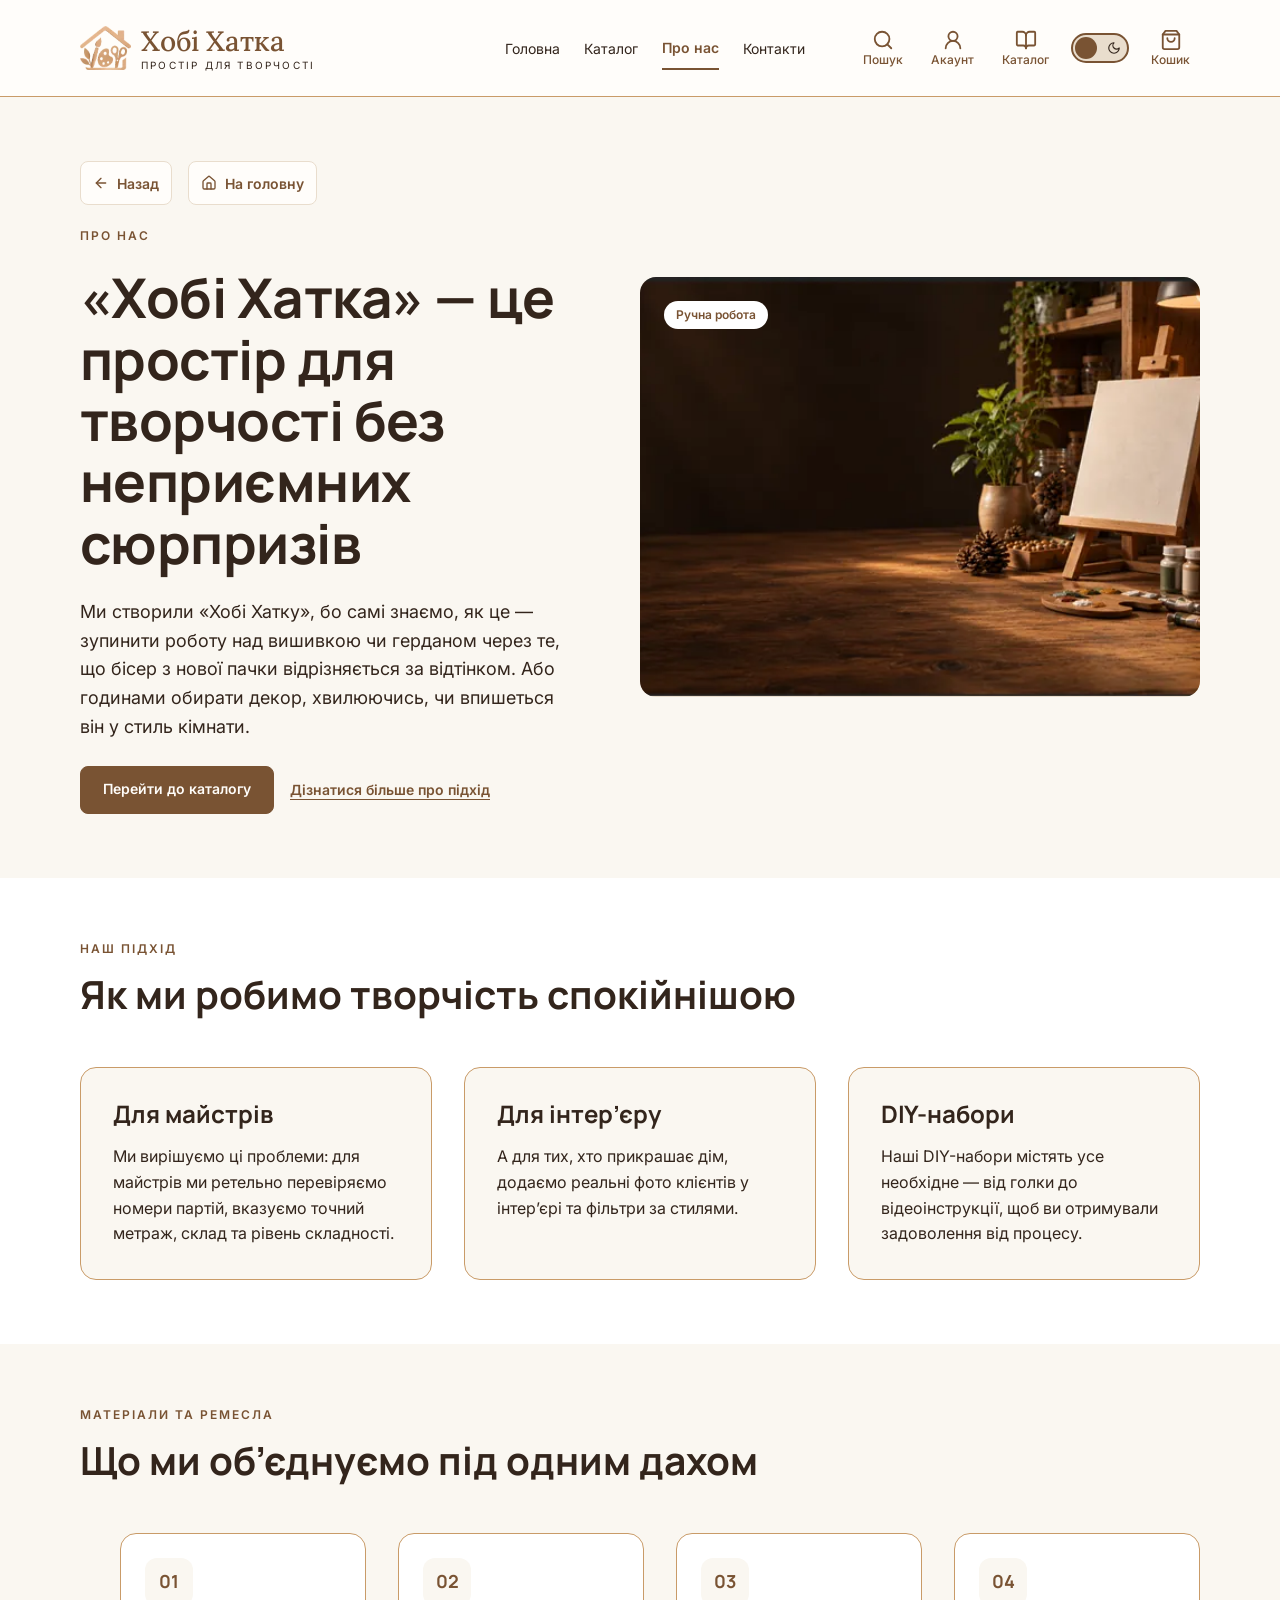
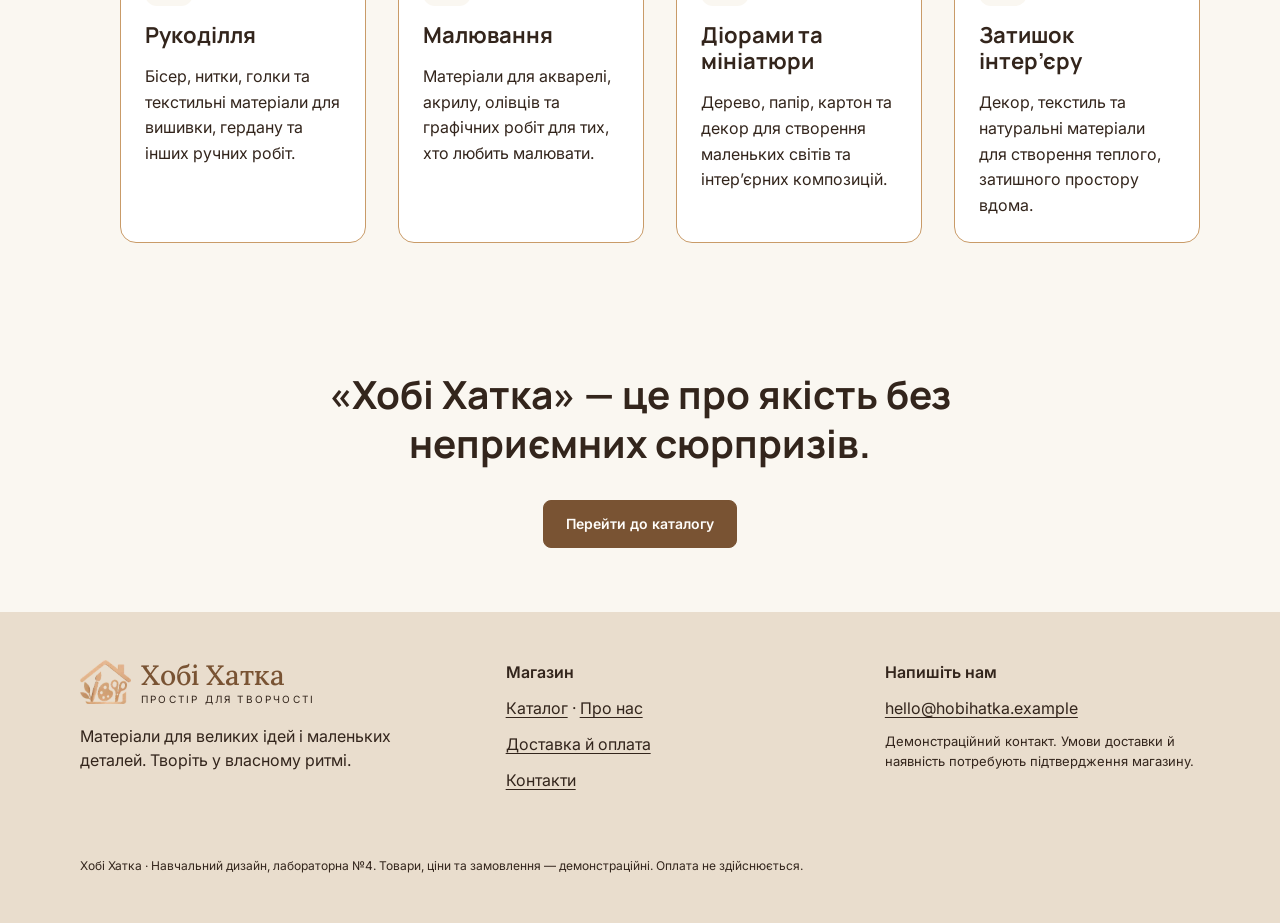
<file: about.html>
<!DOCTYPE html>
<html lang="uk">
<head>
  <meta charset="utf-8">
  <meta name="viewport" content="width=device-width, initial-scale=1">
  <script>
    /* Тема до першого малювання, щоб сторінка не «блимала». Вибір користувача — у localStorage, інакше — налаштування системи. */
    (function () {
      var theme = 'light';
      try {
        var saved = window.localStorage.getItem('hh-theme');
        if (saved === 'dark' || saved === 'light') theme = saved;
        else if (window.matchMedia && window.matchMedia('(prefers-color-scheme: dark)').matches) theme = 'dark';
      } catch (e) {}
      document.documentElement.setAttribute('data-theme', theme);
    })();
  </script>
  <title>Про нас — Хобі Хатка</title>
  <meta name="description" content="«Хобі Хатка» — простір для творчості без неприємних сюрпризів: наш підхід, напрями творчості й якість матеріалів.">
  <link rel="canonical" href="https://hobby-house-nu.vercel.app/about.html">
  <link rel="icon" href="assets/favicon.png" type="image/png">
  <link rel="apple-touch-icon" href="assets/apple-touch-icon.png">
  <meta name="theme-color" content="#765239">
  <meta property="og:type" content="website">
  <meta property="og:locale" content="uk_UA">
  <meta property="og:site_name" content="Хобі Хатка">
  <meta property="og:title" content="Про нас — Хобі Хатка">
  <meta property="og:description" content="«Хобі Хатка» — простір для творчості без неприємних сюрпризів: наш підхід, напрями творчості й якість матеріалів.">
  <meta property="og:url" content="https://hobby-house-nu.vercel.app/about.html">
  <meta property="og:image" content="https://hobby-house-nu.vercel.app/assets/img/hero-bg.webp">
  <meta name="twitter:card" content="summary_large_image">

  <link rel="preconnect" href="https://fonts.googleapis.com">
  <link rel="preconnect" href="https://fonts.gstatic.com" crossorigin>
  <link href="https://fonts.googleapis.com/css2?family=Inter:wght@400;500;600&family=Lora:wght@400;500;600&family=Manrope:wght@700&display=swap" rel="stylesheet">
  <link rel="stylesheet" href="styles.css">
  <link rel="stylesheet" href="pages.css">
  <script src="assets/js/site.js" defer></script>
</head>
<body class="page-about" data-page="about">

  <!-- Набір піктограм (сумісні з Lucide), використовуються через <use> -->
  <svg width="0" height="0" style="position:absolute" aria-hidden="true" focusable="false">
    <defs>
      <symbol id="i-search" viewBox="0 0 24 24"><circle cx="11" cy="11" r="8"/><path d="m21 21-4.3-4.3"/></symbol>
      <symbol id="i-user-round" viewBox="0 0 24 24"><circle cx="12" cy="8" r="5"/><path d="M20 21a8 8 0 0 0-16 0"/></symbol>
      <symbol id="i-shopping-bag" viewBox="0 0 24 24"><path d="M6 2 3 6v14a2 2 0 0 0 2 2h14a2 2 0 0 0 2-2V6l-3-4Z"/><path d="M3 6h18"/><path d="M16 10a4 4 0 0 1-8 0"/></symbol>
      <symbol id="i-menu" viewBox="0 0 24 24"><path d="M4 12h16"/><path d="M4 6h16"/><path d="M4 18h16"/></symbol>
      <symbol id="i-x" viewBox="0 0 24 24"><path d="M18 6 6 18"/><path d="m6 6 12 12"/></symbol>
      <symbol id="i-book-open" viewBox="0 0 24 24"><path d="M12 7v14"/><path d="M3 18a1 1 0 0 1-1-1V4a1 1 0 0 1 1-1h5a4 4 0 0 1 4 4 4 4 0 0 1 4-4h5a1 1 0 0 1 1 1v13a1 1 0 0 1-1 1h-6a3 3 0 0 0-3 3 3 3 0 0 0-3-3z"/></symbol>
      <symbol id="i-arrow-left" viewBox="0 0 24 24"><path d="m12 19-7-7 7-7"/><path d="M19 12H5"/></symbol>
      <symbol id="i-mail" viewBox="0 0 24 24"><rect width="20" height="16" x="2" y="4" rx="2"/><path d="m22 7-8.97 5.7a1.94 1.94 0 0 1-2.06 0L2 7"/></symbol>
      <symbol id="i-map-pin" viewBox="0 0 24 24"><path d="M20 10c0 4.993-5.539 10.193-7.399 11.799a1 1 0 0 1-1.202 0C9.539 20.193 4 14.993 4 10a8 8 0 0 1 16 0"/><circle cx="12" cy="10" r="3"/></symbol>
      <symbol id="i-clock" viewBox="0 0 24 24"><circle cx="12" cy="12" r="10"/><path d="M12 6v6l4 2"/></symbol>
      <symbol id="i-arrow-right" viewBox="0 0 24 24"><path d="M5 12h14"/><path d="m12 5 7 7-7 7"/></symbol>
      <symbol id="i-arrow-up-right" viewBox="0 0 24 24"><path d="M7 7h10v10"/><path d="M7 17 17 7"/></symbol>
      <symbol id="i-sliders-horizontal" viewBox="0 0 24 24"><path d="M21 4h-7"/><path d="M10 4H3"/><path d="M21 12h-9"/><path d="M8 12H3"/><path d="M21 20h-5"/><path d="M12 20H3"/><path d="M14 2v4"/><path d="M8 10v4"/><path d="M16 18v4"/></symbol>
      <symbol id="i-scan-eye" viewBox="0 0 24 24"><path d="M3 7V5a2 2 0 0 1 2-2h2"/><path d="M17 3h2a2 2 0 0 1 2 2v2"/><path d="M21 17v2a2 2 0 0 1-2 2h-2"/><path d="M7 21H5a2 2 0 0 1-2-2v-2"/><circle cx="12" cy="12" r="1"/><path d="M18.944 12.33a1 1 0 0 0 0-.66 7.5 7.5 0 0 0-13.888 0 1 1 0 0 0 0 .66 7.5 7.5 0 0 0 13.888 0"/></symbol>
      <symbol id="i-package-check" viewBox="0 0 24 24"><path d="m16 16 2 2 4-4"/><path d="M21 10V8a2 2 0 0 0-1-1.73l-7-4a2 2 0 0 0-2 0l-7 4A2 2 0 0 0 3 8v8a2 2 0 0 0 1 1.73l7 4a2 2 0 0 0 2 0l2-1.14"/><path d="M16.5 9.4 7.55 4.24"/><path d="M3.29 7 12 12l8.71-5"/><path d="M12 22V12"/></symbol>
      <symbol id="i-trash-2" viewBox="0 0 24 24"><path d="M3 6h18"/><path d="M19 6v14c0 1-1 2-2 2H7c-1 0-2-1-2-2V6"/><path d="M8 6V4c0-1 1-2 2-2h4c1 0 2 1 2 2v2"/><line x1="10" x2="10" y1="11" y2="17"/><line x1="14" x2="14" y1="11" y2="17"/></symbol>
      <symbol id="i-check" viewBox="0 0 24 24"><path d="M20 6 9 17l-5-5"/></symbol>
      <symbol id="i-ruler" viewBox="0 0 24 24"><path d="M21.3 15.3a2.4 2.4 0 0 1 0 3.4l-2.6 2.6a2.4 2.4 0 0 1-3.4 0L2.7 8.7a2.41 2.41 0 0 1 0-3.4l2.6-2.6a2.41 2.41 0 0 1 3.4 0Z"/><path d="m14.5 12.5 2-2"/><path d="m11.5 9.5 2-2"/><path d="m8.5 6.5 2-2"/><path d="m17.5 15.5 2-2"/></symbol>
      <symbol id="i-house" viewBox="0 0 24 24"><path d="M15 21v-8a1 1 0 0 0-1-1h-4a1 1 0 0 0-1 1v8"/><path d="M3 10a2 2 0 0 1 .709-1.528l7-5.999a2 2 0 0 1 2.582 0l7 5.999A2 2 0 0 1 21 10v9a2 2 0 0 1-2 2H5a2 2 0 0 1-2-2z"/></symbol>
      <symbol id="i-moon" viewBox="0 0 24 24"><path d="M12 3a6 6 0 0 0 9 9 9 9 0 1 1-9-9Z"/></symbol>
      <symbol id="i-sun" viewBox="0 0 24 24"><circle cx="12" cy="12" r="4"/><path d="M12 2v2"/><path d="M12 20v2"/><path d="m4.93 4.93 1.41 1.41"/><path d="m17.66 17.66 1.41 1.41"/><path d="M2 12h2"/><path d="M20 12h2"/><path d="m6.34 17.66-1.41 1.41"/><path d="m19.07 4.93-1.41 1.41"/></symbol>
    </defs>
  </svg>

  <div class="visually-hidden" id="live-status" role="status" aria-live="polite"></div>

  <a class="skip-link" href="#main">Перейти до основного вмісту</a>

  <header class="site-header">
    <div class="site-header__bar">

      <a class="brand" href="index.html">
        <span class="brand__logo" aria-hidden="true"></span>
        <span class="brand__words">
          <span class="brand__name">Хобі Хатка</span>
          <span class="brand__tagline">Простір для творчості</span>
        </span>
      </a>

      <nav class="main-nav" aria-label="Основна навігація">
        <ul class="main-nav__list">
          <li><a class="main-nav__link" href="index.html">Головна</a></li>
          <li><a class="main-nav__link" href="catalog.html">Каталог</a></li>
          <li><a class="main-nav__link" href="about.html" aria-current="page">Про нас</a></li>
          <li><a class="main-nav__link" href="contacts.html">Контакти</a></li>
        </ul>
      </nav>

      <div class="header-actions">
        <button class="action action--desktop" type="button" id="search-toggle-desktop" aria-controls="search-panel" aria-expanded="false">
          <svg class="icon" aria-hidden="true" focusable="false"><use href="#i-search"/></svg>
          <span class="action__label">Пошук</span>
        </button>
        <a class="action action--desktop" href="account.html">
          <svg class="icon" aria-hidden="true" focusable="false"><use href="#i-user-round"/></svg>
          <span class="action__label">Акаунт</span>
        </a>
        <a class="action action--desktop" href="catalog.html">
          <svg class="icon" aria-hidden="true" focusable="false"><use href="#i-book-open"/></svg>
          <span class="action__label">Каталог</span>
        </a>
        <button class="icon-button icon-button--mobile" type="button" id="search-toggle" aria-label="Пошук" aria-controls="mobile-menu" aria-expanded="false">
          <svg class="icon" aria-hidden="true" focusable="false"><use href="#i-search"/></svg>
        </button>
        <button class="theme-switch theme-switch--header" type="button" role="switch" aria-checked="false" aria-label="Темна тема" title="Темна тема">
          <span class="theme-switch__track" aria-hidden="true">
            <svg class="icon" focusable="false"><use href="#i-sun"/></svg>
            <svg class="icon" focusable="false"><use href="#i-moon"/></svg>
            <span class="theme-switch__thumb"></span>
          </span>
        </button>
        <a class="action" href="cart.html" data-cart-link>
          <span class="action__icon">
            <svg class="icon" aria-hidden="true" focusable="false"><use href="#i-shopping-bag"/></svg>
            <span class="cart-count" data-cart-count hidden>0</span>
          </span>
          <span class="action__label">Кошик</span>
        </a>
        <button class="icon-button icon-button--mobile" type="button" id="menu-toggle" aria-label="Відкрити меню" aria-controls="mobile-menu" aria-expanded="false">
          <svg class="icon" aria-hidden="true" focusable="false"><use href="#i-menu"/></svg>
        </button>
      </div>
    </div>

    <form class="search-panel" id="search-panel" role="search" action="catalog.html" method="get" hidden>
      <div class="container">
        <div class="search">
          <label class="visually-hidden" for="search-desktop">Пошук матеріалів</label>
          <svg class="icon" aria-hidden="true" focusable="false"><use href="#i-search"/></svg>
          <input id="search-desktop" class="search__input" type="search" name="q" placeholder="Знайти матеріали для ідеї…" autocomplete="off">
          <button class="btn btn--primary" type="submit">Знайти</button>
        </div>
      </div>
    </form>

    <!-- Мобільне меню (за замовчуванням приховане) -->
    <div class="mobile-menu" id="mobile-menu" hidden>
      <div class="mobile-menu__head">
        <p class="mobile-menu__title">Меню</p>
        <button class="icon-button" type="button" id="menu-close" aria-label="Закрити меню">
          <svg class="icon" aria-hidden="true" focusable="false"><use href="#i-x"/></svg>
        </button>
      </div>

      <form class="search" role="search" action="catalog.html" method="get">
        <label class="visually-hidden" for="search-mobile">Пошук матеріалів</label>
        <svg class="icon" aria-hidden="true" focusable="false"><use href="#i-search"/></svg>
        <input id="search-mobile" class="search__input" type="search" name="q" placeholder="Знайти матеріали для ідеї…" autocomplete="off">
      </form>

      <nav aria-label="Мобільна навігація">
        <ul class="mobile-menu__list">
          <li><a class="mobile-menu__link" href="index.html"><span>Головна</span><svg class="icon" aria-hidden="true" focusable="false"><use href="#i-arrow-right"/></svg></a></li>
          <li><a class="mobile-menu__link" href="catalog.html"><span>Каталог</span><svg class="icon" aria-hidden="true" focusable="false"><use href="#i-arrow-right"/></svg></a></li>
          <li><a class="mobile-menu__link" href="about.html" aria-current="page"><span>Про нас</span><svg class="icon" aria-hidden="true" focusable="false"><use href="#i-arrow-right"/></svg></a></li>
          <li><a class="mobile-menu__link" href="contacts.html"><span>Контакти</span><svg class="icon" aria-hidden="true" focusable="false"><use href="#i-arrow-right"/></svg></a></li>
          <li><a class="mobile-menu__link" href="account.html"><span>Профіль</span><svg class="icon" aria-hidden="true" focusable="false"><use href="#i-arrow-right"/></svg></a></li>
        </ul>
      </nav>

      <div class="mobile-menu__theme">
        <button class="theme-switch theme-switch--row" type="button" role="switch" aria-checked="false">
          <span class="theme-switch__text">Темна тема</span>
          <span class="theme-switch__track" aria-hidden="true">
            <svg class="icon" focusable="false"><use href="#i-sun"/></svg>
            <svg class="icon" focusable="false"><use href="#i-moon"/></svg>
            <span class="theme-switch__thumb"></span>
          </span>
        </button>
      </div>
    </div>
  </header>

  <main id="main">

    <section class="about-hero" aria-labelledby="about-title">
      <div class="container about-hero__inner">
        <div class="about-hero__copy">
          <div class="page-nav">
            <a class="back-link" href="index.html" data-back><svg class="icon icon--sm" aria-hidden="true" focusable="false"><use href="#i-arrow-left"/></svg><span>Назад</span></a>
            <a class="back-link" href="index.html"><svg class="icon icon--sm" aria-hidden="true" focusable="false"><use href="#i-house"/></svg><span>На головну</span></a>
          </div>
          <p class="about-eyebrow">Про нас</p>
          <h1 class="about-title" id="about-title">«Хобі Хатка» — це простір для творчості без неприємних сюрпризів</h1>
          <p class="about-lead">Ми створили «Хобі Хатку», бо самі знаємо, як це — зупинити роботу над вишивкою чи герданом через те, що бісер з нової пачки відрізняється за відтінком. Або годинами обирати декор, хвилюючись, чи впишеться він у стиль кімнати.</p>
          <div class="about-hero__actions">
            <a class="btn btn--primary" href="catalog.html">Перейти до каталогу</a>
            <a class="about-hero__more" href="#approach">Дізнатися більше про підхід</a>
          </div>
        </div>

        <figure class="about-hero__media">
          <img src="assets/img/about-hero.webp" width="560" height="420" fetchpriority="high"
               alt="Світла майстерня: мольберт із чистим полотном, полиці з баночками й рослинами, фарби та пензлі на дерев’яному столі">
          <figcaption class="about-hero__chip">Ручна робота</figcaption>
        </figure>
      </div>
    </section>

    <section class="about-section about-section--white" id="approach" aria-labelledby="approach-title">
      <div class="container about-section__inner">
        <div class="about-section__head">
          <p class="about-eyebrow">Наш підхід</p>
          <h2 class="about-h2" id="approach-title">Як ми робимо творчість спокійнішою</h2>
        </div>
        <ul class="about-cards">
          <li>
            <article class="about-card">
              <div class="about-card__head">
                <svg class="about-card__icon icon" aria-hidden="true" focusable="false"><use href="#i-ruler"/></svg>
                <h3 class="about-card__title">Для майстрів</h3>
              </div>
              <p class="about-card__text">Ми вирішуємо ці проблеми: для майстрів ми ретельно перевіряємо номери партій, вказуємо точний метраж, склад та рівень складності.</p>
            </article>
          </li>
          <li>
            <article class="about-card">
              <div class="about-card__head">
                <svg class="about-card__icon icon" aria-hidden="true" focusable="false"><use href="#i-house"/></svg>
                <h3 class="about-card__title">Для інтер’єру</h3>
              </div>
              <p class="about-card__text">А для тих, хто прикрашає дім, додаємо реальні фото клієнтів у інтер’єрі та фільтри за стилями.</p>
            </article>
          </li>
          <li>
            <article class="about-card">
              <div class="about-card__head">
                <svg class="about-card__icon icon" aria-hidden="true" focusable="false"><use href="#i-package-check"/></svg>
                <h3 class="about-card__title">DIY-набори</h3>
              </div>
              <p class="about-card__text">Наші DIY-набори містять усе необхідне — від голки до відеоінструкції, щоб ви отримували задоволення від процесу.</p>
            </article>
          </li>
        </ul>
      </div>
    </section>

    <section class="about-section" id="crafts" aria-labelledby="crafts-title">
      <div class="container about-section__inner">
        <div class="about-section__head">
          <p class="about-eyebrow">Матеріали та ремесла</p>
          <h2 class="about-h2" id="crafts-title">Що ми об’єднуємо під одним дахом</h2>
        </div>
        <ol class="crafts">
          <li class="craft">
            <span class="craft__num" aria-hidden="true">01</span>
            <div class="craft__body">
              <h3 class="craft__title">Рукоділля</h3>
              <p class="craft__text">Бісер, нитки, голки та текстильні матеріали для вишивки, гердану та інших ручних робіт.</p>
            </div>
          </li>
          <li class="craft">
            <span class="craft__num" aria-hidden="true">02</span>
            <div class="craft__body">
              <h3 class="craft__title">Малювання</h3>
              <p class="craft__text">Матеріали для акварелі, акрилу, олівців та графічних робіт для тих, хто любить малювати.</p>
            </div>
          </li>
          <li class="craft">
            <span class="craft__num" aria-hidden="true">03</span>
            <div class="craft__body">
              <h3 class="craft__title">Діорами та мініатюри</h3>
              <p class="craft__text">Дерево, папір, картон та декор для створення маленьких світів та інтер’єрних композицій.</p>
            </div>
          </li>
          <li class="craft">
            <span class="craft__num" aria-hidden="true">04</span>
            <div class="craft__body">
              <h3 class="craft__title">Затишок інтер’єру</h3>
              <p class="craft__text">Декор, текстиль та натуральні матеріали для створення теплого, затишного простору вдома.</p>
            </div>
          </li>
        </ol>
      </div>
    </section>

    <section class="about-quality" aria-labelledby="quality-title">
      <h2 class="about-h2" id="quality-title">«Хобі Хатка» — це про якість без неприємних сюрпризів.</h2>
      <a class="btn btn--primary" href="catalog.html">Перейти до каталогу</a>
    </section>

  </main>

  <footer class="site-footer" id="footer">
    <div class="container">
      <div class="site-footer__cols">

        <div class="site-footer__brand">
          <a class="brand" href="index.html">
        <span class="brand__logo" aria-hidden="true"></span>
        <span class="brand__words">
          <span class="brand__name">Хобі Хатка</span>
          <span class="brand__tagline">Простір для творчості</span>
        </span>
      </a>
          <p class="site-footer__about">Матеріали для великих ідей і маленьких деталей. Творіть у власному ритмі.</p>
        </div>

        <div class="site-footer__col">
          <h2 class="site-footer__heading">Магазин</h2>
          <nav aria-label="Навігація підвалу">
            <ul class="site-footer__list">
              <li><a href="catalog.html">Каталог</a><span aria-hidden="true"> · </span><a href="about.html">Про нас</a></li>
              <li><a href="contacts.html#delivery">Доставка й оплата</a></li>
              <li><a href="contacts.html">Контакти</a></li>
            </ul>
          </nav>
        </div>

        <div class="site-footer__col">
          <h2 class="site-footer__heading">Напишіть нам</h2>
          <address class="site-footer__address">
            <a href="mailto:hello@hobihatka.example">hello@hobihatka.example</a>
          </address>
          <p class="site-footer__demo">Демонстраційний контакт. Умови доставки й наявність потребують підтвердження магазину.</p>
        </div>

      </div>

      <hr class="site-footer__rule">
      <p class="site-footer__legal">Хобі Хатка · Навчальний дизайн, лабораторна №4. Товари, ціни та замовлення — демонстраційні. Оплата не здійснюється.</p>
    </div>
  </footer>
</body>
</html>
</file>
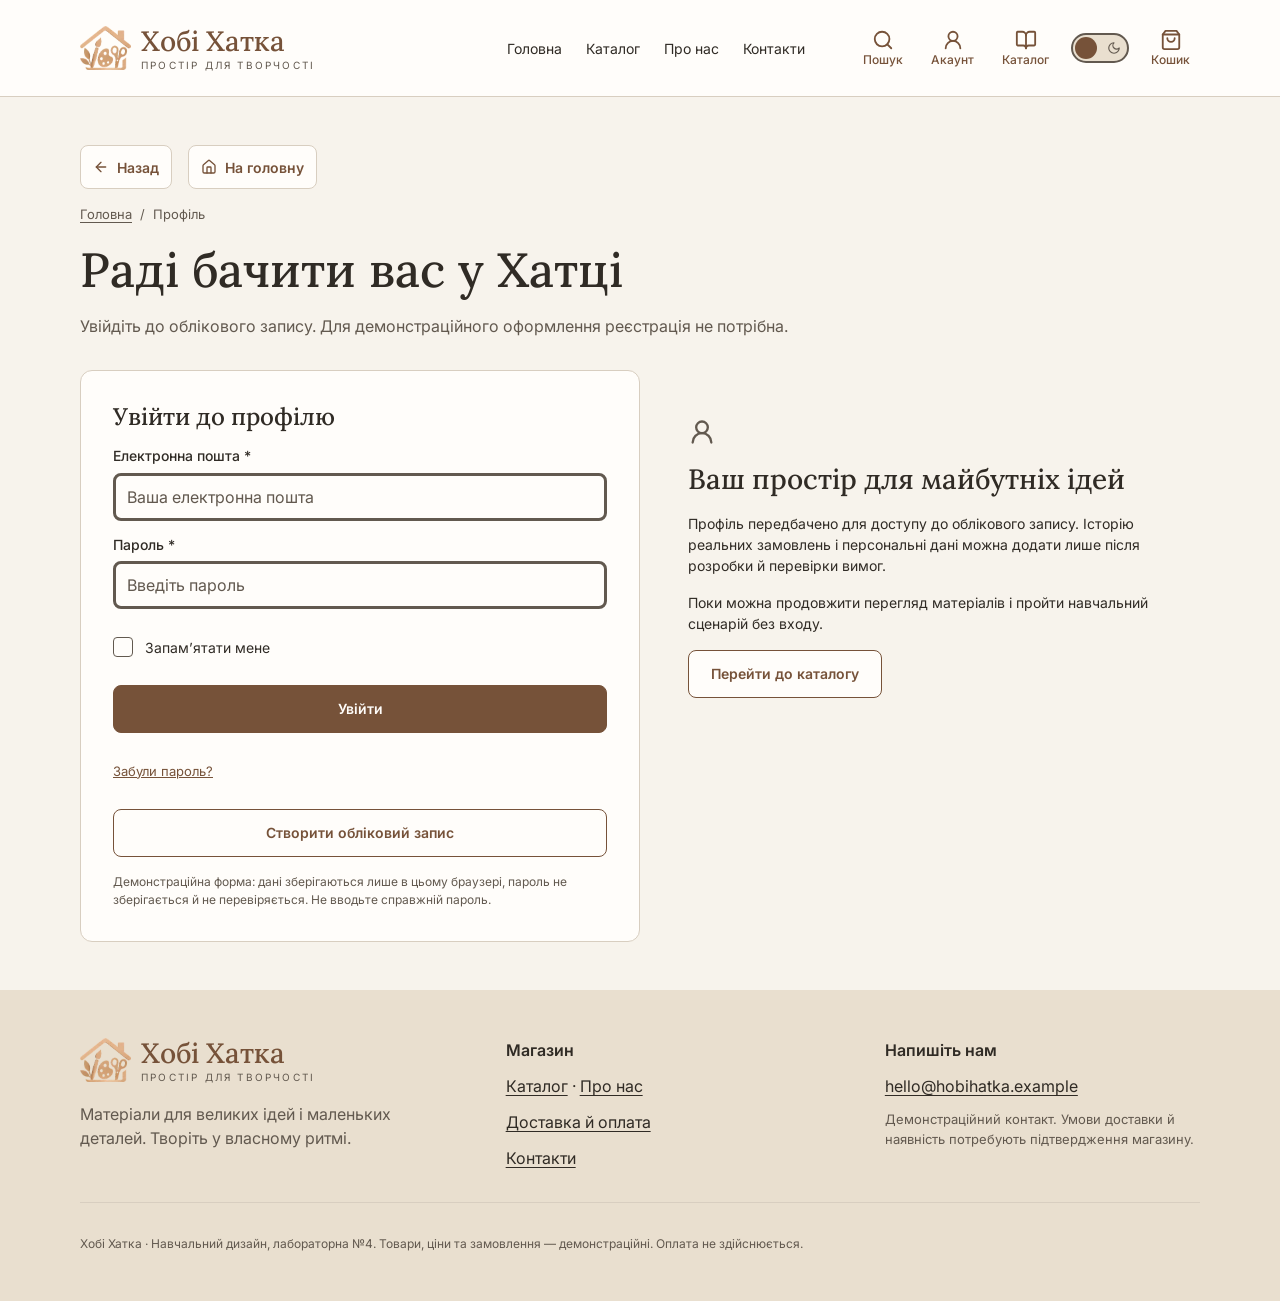
<file: account.html>
<!DOCTYPE html>
<html lang="uk">
<head>
  <meta charset="utf-8">
  <meta name="viewport" content="width=device-width, initial-scale=1">
  <script>
    /* Тема до першого малювання, щоб сторінка не «блимала». Вибір користувача — у localStorage, інакше — налаштування системи. */
    (function () {
      var theme = 'light';
      try {
        var saved = window.localStorage.getItem('hh-theme');
        if (saved === 'dark' || saved === 'light') theme = saved;
        else if (window.matchMedia && window.matchMedia('(prefers-color-scheme: dark)').matches) theme = 'dark';
      } catch (e) {}
      document.documentElement.setAttribute('data-theme', theme);
    })();
  </script>
  <title>Профіль — Хобі Хатка</title>
  <meta name="description" content="Вхід до профілю в демонстраційному магазині «Хобі Хатка».">
  <link rel="canonical" href="https://hobby-house-nu.vercel.app/account.html">
  <link rel="icon" href="assets/favicon.png" type="image/png">
  <link rel="apple-touch-icon" href="assets/apple-touch-icon.png">
  <meta name="theme-color" content="#765239">
  <meta name="robots" content="noindex, follow">
  <meta property="og:type" content="website">
  <meta property="og:locale" content="uk_UA">
  <meta property="og:site_name" content="Хобі Хатка">
  <meta property="og:title" content="Профіль — Хобі Хатка">
  <meta property="og:description" content="Вхід до профілю в демонстраційному магазині «Хобі Хатка».">
  <meta property="og:url" content="https://hobby-house-nu.vercel.app/account.html">
  <meta property="og:image" content="https://hobby-house-nu.vercel.app/assets/img/hero-bg.webp">
  <meta name="twitter:card" content="summary_large_image">

  <link rel="preconnect" href="https://fonts.googleapis.com">
  <link rel="preconnect" href="https://fonts.gstatic.com" crossorigin>
  <link href="https://fonts.googleapis.com/css2?family=Inter:wght@400;500;600&family=Lora:wght@400;500;600&display=swap" rel="stylesheet">
  <link rel="stylesheet" href="styles.css">
  <link rel="stylesheet" href="pages.css">
  <script src="assets/js/site.js" defer></script>
</head>
<body data-page="account">

  <!-- Набір піктограм (сумісні з Lucide), використовуються через <use> -->
  <svg width="0" height="0" style="position:absolute" aria-hidden="true" focusable="false">
    <defs>
      <symbol id="i-search" viewBox="0 0 24 24"><circle cx="11" cy="11" r="8"/><path d="m21 21-4.3-4.3"/></symbol>
      <symbol id="i-user-round" viewBox="0 0 24 24"><circle cx="12" cy="8" r="5"/><path d="M20 21a8 8 0 0 0-16 0"/></symbol>
      <symbol id="i-shopping-bag" viewBox="0 0 24 24"><path d="M6 2 3 6v14a2 2 0 0 0 2 2h14a2 2 0 0 0 2-2V6l-3-4Z"/><path d="M3 6h18"/><path d="M16 10a4 4 0 0 1-8 0"/></symbol>
      <symbol id="i-menu" viewBox="0 0 24 24"><path d="M4 12h16"/><path d="M4 6h16"/><path d="M4 18h16"/></symbol>
      <symbol id="i-x" viewBox="0 0 24 24"><path d="M18 6 6 18"/><path d="m6 6 12 12"/></symbol>
      <symbol id="i-book-open" viewBox="0 0 24 24"><path d="M12 7v14"/><path d="M3 18a1 1 0 0 1-1-1V4a1 1 0 0 1 1-1h5a4 4 0 0 1 4 4 4 4 0 0 1 4-4h5a1 1 0 0 1 1 1v13a1 1 0 0 1-1 1h-6a3 3 0 0 0-3 3 3 3 0 0 0-3-3z"/></symbol>
      <symbol id="i-arrow-left" viewBox="0 0 24 24"><path d="m12 19-7-7 7-7"/><path d="M19 12H5"/></symbol>
      <symbol id="i-mail" viewBox="0 0 24 24"><rect width="20" height="16" x="2" y="4" rx="2"/><path d="m22 7-8.97 5.7a1.94 1.94 0 0 1-2.06 0L2 7"/></symbol>
      <symbol id="i-map-pin" viewBox="0 0 24 24"><path d="M20 10c0 4.993-5.539 10.193-7.399 11.799a1 1 0 0 1-1.202 0C9.539 20.193 4 14.993 4 10a8 8 0 0 1 16 0"/><circle cx="12" cy="10" r="3"/></symbol>
      <symbol id="i-clock" viewBox="0 0 24 24"><circle cx="12" cy="12" r="10"/><path d="M12 6v6l4 2"/></symbol>
      <symbol id="i-arrow-right" viewBox="0 0 24 24"><path d="M5 12h14"/><path d="m12 5 7 7-7 7"/></symbol>
      <symbol id="i-arrow-up-right" viewBox="0 0 24 24"><path d="M7 7h10v10"/><path d="M7 17 17 7"/></symbol>
      <symbol id="i-sliders-horizontal" viewBox="0 0 24 24"><path d="M21 4h-7"/><path d="M10 4H3"/><path d="M21 12h-9"/><path d="M8 12H3"/><path d="M21 20h-5"/><path d="M12 20H3"/><path d="M14 2v4"/><path d="M8 10v4"/><path d="M16 18v4"/></symbol>
      <symbol id="i-scan-eye" viewBox="0 0 24 24"><path d="M3 7V5a2 2 0 0 1 2-2h2"/><path d="M17 3h2a2 2 0 0 1 2 2v2"/><path d="M21 17v2a2 2 0 0 1-2 2h-2"/><path d="M7 21H5a2 2 0 0 1-2-2v-2"/><circle cx="12" cy="12" r="1"/><path d="M18.944 12.33a1 1 0 0 0 0-.66 7.5 7.5 0 0 0-13.888 0 1 1 0 0 0 0 .66 7.5 7.5 0 0 0 13.888 0"/></symbol>
      <symbol id="i-package-check" viewBox="0 0 24 24"><path d="m16 16 2 2 4-4"/><path d="M21 10V8a2 2 0 0 0-1-1.73l-7-4a2 2 0 0 0-2 0l-7 4A2 2 0 0 0 3 8v8a2 2 0 0 0 1 1.73l7 4a2 2 0 0 0 2 0l2-1.14"/><path d="M16.5 9.4 7.55 4.24"/><path d="M3.29 7 12 12l8.71-5"/><path d="M12 22V12"/></symbol>
      <symbol id="i-trash-2" viewBox="0 0 24 24"><path d="M3 6h18"/><path d="M19 6v14c0 1-1 2-2 2H7c-1 0-2-1-2-2V6"/><path d="M8 6V4c0-1 1-2 2-2h4c1 0 2 1 2 2v2"/><line x1="10" x2="10" y1="11" y2="17"/><line x1="14" x2="14" y1="11" y2="17"/></symbol>
      <symbol id="i-check" viewBox="0 0 24 24"><path d="M20 6 9 17l-5-5"/></symbol>
      <symbol id="i-ruler" viewBox="0 0 24 24"><path d="M21.3 15.3a2.4 2.4 0 0 1 0 3.4l-2.6 2.6a2.4 2.4 0 0 1-3.4 0L2.7 8.7a2.41 2.41 0 0 1 0-3.4l2.6-2.6a2.41 2.41 0 0 1 3.4 0Z"/><path d="m14.5 12.5 2-2"/><path d="m11.5 9.5 2-2"/><path d="m8.5 6.5 2-2"/><path d="m17.5 15.5 2-2"/></symbol>
      <symbol id="i-house" viewBox="0 0 24 24"><path d="M15 21v-8a1 1 0 0 0-1-1h-4a1 1 0 0 0-1 1v8"/><path d="M3 10a2 2 0 0 1 .709-1.528l7-5.999a2 2 0 0 1 2.582 0l7 5.999A2 2 0 0 1 21 10v9a2 2 0 0 1-2 2H5a2 2 0 0 1-2-2z"/></symbol>
      <symbol id="i-moon" viewBox="0 0 24 24"><path d="M12 3a6 6 0 0 0 9 9 9 9 0 1 1-9-9Z"/></symbol>
      <symbol id="i-sun" viewBox="0 0 24 24"><circle cx="12" cy="12" r="4"/><path d="M12 2v2"/><path d="M12 20v2"/><path d="m4.93 4.93 1.41 1.41"/><path d="m17.66 17.66 1.41 1.41"/><path d="M2 12h2"/><path d="M20 12h2"/><path d="m6.34 17.66-1.41 1.41"/><path d="m19.07 4.93-1.41 1.41"/></symbol>
    </defs>
  </svg>

  <div class="visually-hidden" id="live-status" role="status" aria-live="polite"></div>

  <a class="skip-link" href="#main">Перейти до основного вмісту</a>

  <header class="site-header">
    <div class="site-header__bar">

      <a class="brand" href="index.html">
        <span class="brand__logo" aria-hidden="true"></span>
        <span class="brand__words">
          <span class="brand__name">Хобі Хатка</span>
          <span class="brand__tagline">Простір для творчості</span>
        </span>
      </a>

      <nav class="main-nav" aria-label="Основна навігація">
        <ul class="main-nav__list">
          <li><a class="main-nav__link" href="index.html">Головна</a></li>
          <li><a class="main-nav__link" href="catalog.html">Каталог</a></li>
          <li><a class="main-nav__link" href="about.html">Про нас</a></li>
          <li><a class="main-nav__link" href="contacts.html">Контакти</a></li>
        </ul>
      </nav>

      <div class="header-actions">
        <button class="action action--desktop" type="button" id="search-toggle-desktop" aria-controls="search-panel" aria-expanded="false">
          <svg class="icon" aria-hidden="true" focusable="false"><use href="#i-search"/></svg>
          <span class="action__label">Пошук</span>
        </button>
        <a class="action action--desktop" href="account.html" aria-current="page">
          <svg class="icon" aria-hidden="true" focusable="false"><use href="#i-user-round"/></svg>
          <span class="action__label">Акаунт</span>
        </a>
        <a class="action action--desktop" href="catalog.html">
          <svg class="icon" aria-hidden="true" focusable="false"><use href="#i-book-open"/></svg>
          <span class="action__label">Каталог</span>
        </a>
        <button class="icon-button icon-button--mobile" type="button" id="search-toggle" aria-label="Пошук" aria-controls="mobile-menu" aria-expanded="false">
          <svg class="icon" aria-hidden="true" focusable="false"><use href="#i-search"/></svg>
        </button>
        <button class="theme-switch theme-switch--header" type="button" role="switch" aria-checked="false" aria-label="Темна тема" title="Темна тема">
          <span class="theme-switch__track" aria-hidden="true">
            <svg class="icon" focusable="false"><use href="#i-sun"/></svg>
            <svg class="icon" focusable="false"><use href="#i-moon"/></svg>
            <span class="theme-switch__thumb"></span>
          </span>
        </button>
        <a class="action" href="cart.html" data-cart-link>
          <span class="action__icon">
            <svg class="icon" aria-hidden="true" focusable="false"><use href="#i-shopping-bag"/></svg>
            <span class="cart-count" data-cart-count hidden>0</span>
          </span>
          <span class="action__label">Кошик</span>
        </a>
        <button class="icon-button icon-button--mobile" type="button" id="menu-toggle" aria-label="Відкрити меню" aria-controls="mobile-menu" aria-expanded="false">
          <svg class="icon" aria-hidden="true" focusable="false"><use href="#i-menu"/></svg>
        </button>
      </div>
    </div>

    <form class="search-panel" id="search-panel" role="search" action="catalog.html" method="get" hidden>
      <div class="container">
        <div class="search">
          <label class="visually-hidden" for="search-desktop">Пошук матеріалів</label>
          <svg class="icon" aria-hidden="true" focusable="false"><use href="#i-search"/></svg>
          <input id="search-desktop" class="search__input" type="search" name="q" placeholder="Знайти матеріали для ідеї…" autocomplete="off">
          <button class="btn btn--primary" type="submit">Знайти</button>
        </div>
      </div>
    </form>

    <!-- Мобільне меню (за замовчуванням приховане) -->
    <div class="mobile-menu" id="mobile-menu" hidden>
      <div class="mobile-menu__head">
        <p class="mobile-menu__title">Меню</p>
        <button class="icon-button" type="button" id="menu-close" aria-label="Закрити меню">
          <svg class="icon" aria-hidden="true" focusable="false"><use href="#i-x"/></svg>
        </button>
      </div>

      <form class="search" role="search" action="catalog.html" method="get">
        <label class="visually-hidden" for="search-mobile">Пошук матеріалів</label>
        <svg class="icon" aria-hidden="true" focusable="false"><use href="#i-search"/></svg>
        <input id="search-mobile" class="search__input" type="search" name="q" placeholder="Знайти матеріали для ідеї…" autocomplete="off">
      </form>

      <nav aria-label="Мобільна навігація">
        <ul class="mobile-menu__list">
          <li><a class="mobile-menu__link" href="index.html"><span>Головна</span><svg class="icon" aria-hidden="true" focusable="false"><use href="#i-arrow-right"/></svg></a></li>
          <li><a class="mobile-menu__link" href="catalog.html"><span>Каталог</span><svg class="icon" aria-hidden="true" focusable="false"><use href="#i-arrow-right"/></svg></a></li>
          <li><a class="mobile-menu__link" href="about.html"><span>Про нас</span><svg class="icon" aria-hidden="true" focusable="false"><use href="#i-arrow-right"/></svg></a></li>
          <li><a class="mobile-menu__link" href="contacts.html"><span>Контакти</span><svg class="icon" aria-hidden="true" focusable="false"><use href="#i-arrow-right"/></svg></a></li>
          <li><a class="mobile-menu__link" href="account.html" aria-current="page"><span>Профіль</span><svg class="icon" aria-hidden="true" focusable="false"><use href="#i-arrow-right"/></svg></a></li>
        </ul>
      </nav>

      <div class="mobile-menu__theme">
        <button class="theme-switch theme-switch--row" type="button" role="switch" aria-checked="false">
          <span class="theme-switch__text">Темна тема</span>
          <span class="theme-switch__track" aria-hidden="true">
            <svg class="icon" focusable="false"><use href="#i-sun"/></svg>
            <svg class="icon" focusable="false"><use href="#i-moon"/></svg>
            <span class="theme-switch__thumb"></span>
          </span>
        </button>
      </div>
    </div>
  </header>

  <main id="main" class="page">
    <div class="container page__inner">

      <header class="page-head">
        <div class="page-nav"><a class="back-link" href="index.html" data-back><svg class="icon icon--sm" aria-hidden="true" focusable="false"><use href="#i-arrow-left"/></svg><span>Назад</span></a><a class="back-link" href="index.html"><svg class="icon icon--sm" aria-hidden="true" focusable="false"><use href="#i-house"/></svg><span>На головну</span></a></div>
        <nav class="breadcrumbs" aria-label="Хлібні крихти"><ol><li><a href="index.html">Головна</a></li><li><span aria-current="page">Профіль</span></li></ol></nav>
        <h1 class="page-head__title" id="account-title">Раді бачити вас у Хатці</h1>
        <p class="page-head__lead">Увійдіть до облікового запису. Для демонстраційного оформлення реєстрація не потрібна.</p>
      </header>

      <noscript><p class="notice-card">Для входу потрібен увімкнений JavaScript.</p></noscript>

      <div class="auth" id="auth-view" hidden>

        <div class="auth__card">
          <form id="login-form" novalidate aria-labelledby="login-title">
            <h2 class="form-card__title" id="login-title">Увійти до профілю</h2>
            <div class="field">
              <label class="field__label" for="login-email">Електронна пошта <span aria-hidden="true">*</span></label>
              <input class="field__control" id="login-email" name="email" type="email" placeholder="Ваша електронна пошта" autocomplete="email" required aria-describedby="login-email-error">
              <p class="field__error" id="login-email-error" hidden></p>
            </div>
            <div class="field">
              <label class="field__label" for="login-password">Пароль <span aria-hidden="true">*</span></label>
              <input class="field__control" id="login-password" name="password" type="password" placeholder="Введіть пароль" autocomplete="current-password" required aria-describedby="login-password-error">
              <p class="field__error" id="login-password-error" hidden></p>
            </div>
            <label class="choice"><input type="checkbox" id="remember" name="remember"><span>Запам’ятати мене</span></label>
            <button class="btn btn--primary btn--block" type="submit">Увійти</button>
            <button class="auth__link" type="button" id="forgot">Забули пароль?</button>
            <p class="auth__hint" id="forgot-note" hidden>У демонстраційній версії відновлення пароля недоступне.</p>
            <button class="btn btn--secondary btn--block" type="button" id="show-register" aria-controls="register-form">Створити обліковий запис</button>
            <p class="auth__fine">Демонстраційна форма: дані зберігаються лише в цьому браузері, пароль не зберігається й не перевіряється. Не вводьте справжній пароль.</p>
          </form>

          <form id="register-form" novalidate aria-labelledby="register-title" hidden>
            <h2 class="form-card__title" id="register-title">Створити обліковий запис</h2>
            <div class="field">
              <label class="field__label" for="reg-name">Ім’я <span aria-hidden="true">*</span></label>
              <input class="field__control" id="reg-name" name="name" type="text" placeholder="Ваше ім’я" autocomplete="name" required aria-describedby="reg-name-error">
              <p class="field__error" id="reg-name-error" hidden></p>
            </div>
            <div class="field">
              <label class="field__label" for="reg-email">Електронна пошта <span aria-hidden="true">*</span></label>
              <input class="field__control" id="reg-email" name="email" type="email" placeholder="Ваша електронна пошта" autocomplete="email" required aria-describedby="reg-email-error">
              <p class="field__error" id="reg-email-error" hidden></p>
            </div>
            <div class="field">
              <label class="field__label" for="reg-password">Пароль (від 6 символів) <span aria-hidden="true">*</span></label>
              <input class="field__control" id="reg-password" name="password" type="password" placeholder="Придумайте пароль" autocomplete="new-password" required aria-describedby="reg-password-error">
              <p class="field__error" id="reg-password-error" hidden></p>
            </div>
            <button class="btn btn--primary btn--block" type="submit">Створити й увійти</button>
            <button class="btn btn--secondary btn--block" type="button" id="show-login" aria-controls="login-form">Вже є акаунт? Увійти</button>
          </form>
        </div>

        <aside class="auth__aside" aria-labelledby="aside-title">
          <svg class="icon icon--lg" aria-hidden="true" focusable="false"><use href="#i-user-round"/></svg>
          <h2 class="auth__aside-title" id="aside-title">Ваш простір для майбутніх ідей</h2>
          <p>Профіль передбачено для доступу до облікового запису. Історію реальних замовлень і персональні дані можна додати лише після розробки й перевірки вимог.</p>
          <p>Поки можна продовжити перегляд матеріалів і пройти навчальний сценарій без входу.</p>
          <a class="btn btn--secondary" href="catalog.html">Перейти до каталогу</a>
        </aside>
      </div>

      <section class="notice-card" id="profile-view" aria-labelledby="profile-title" hidden>
        <h2 class="notice-card__title" id="profile-title" tabindex="-1">Вітаємо!</h2>
        <p id="profile-email"></p>
        <p id="profile-order"></p>
        <div class="profile-actions">
          <a class="btn btn--primary" href="catalog.html">Перейти до каталогу</a>
          <button class="btn btn--secondary" type="button" id="logout">Вийти</button>
        </div>
      </section>

    </div>
  </main>

  <footer class="site-footer" id="footer">
    <div class="container">
      <div class="site-footer__cols">

        <div class="site-footer__brand">
          <a class="brand" href="index.html">
        <span class="brand__logo" aria-hidden="true"></span>
        <span class="brand__words">
          <span class="brand__name">Хобі Хатка</span>
          <span class="brand__tagline">Простір для творчості</span>
        </span>
      </a>
          <p class="site-footer__about">Матеріали для великих ідей і маленьких деталей. Творіть у власному ритмі.</p>
        </div>

        <div class="site-footer__col">
          <h2 class="site-footer__heading">Магазин</h2>
          <nav aria-label="Навігація підвалу">
            <ul class="site-footer__list">
              <li><a href="catalog.html">Каталог</a><span aria-hidden="true"> · </span><a href="about.html">Про нас</a></li>
              <li><a href="contacts.html#delivery">Доставка й оплата</a></li>
              <li><a href="contacts.html">Контакти</a></li>
            </ul>
          </nav>
        </div>

        <div class="site-footer__col">
          <h2 class="site-footer__heading">Напишіть нам</h2>
          <address class="site-footer__address">
            <a href="mailto:hello@hobihatka.example">hello@hobihatka.example</a>
          </address>
          <p class="site-footer__demo">Демонстраційний контакт. Умови доставки й наявність потребують підтвердження магазину.</p>
        </div>

      </div>

      <hr class="site-footer__rule">
      <p class="site-footer__legal">Хобі Хатка · Навчальний дизайн, лабораторна №4. Товари, ціни та замовлення — демонстраційні. Оплата не здійснюється.</p>
    </div>
  </footer>
</body>
</html>
</file>
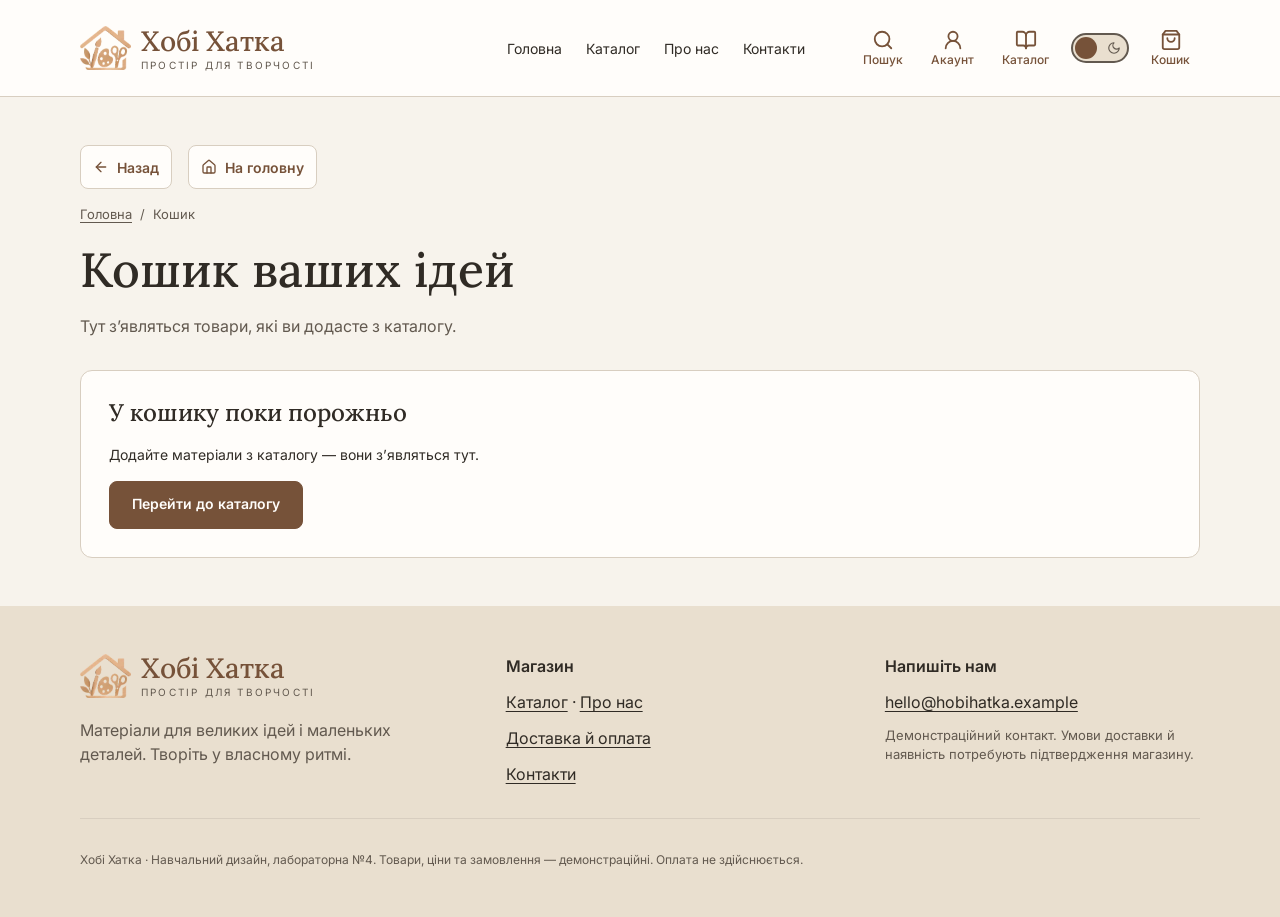
<file: cart.html>
<!DOCTYPE html>
<html lang="uk">
<head>
  <meta charset="utf-8">
  <meta name="viewport" content="width=device-width, initial-scale=1">
  <script>
    /* Тема до першого малювання, щоб сторінка не «блимала». Вибір користувача — у localStorage, інакше — налаштування системи. */
    (function () {
      var theme = 'light';
      try {
        var saved = window.localStorage.getItem('hh-theme');
        if (saved === 'dark' || saved === 'light') theme = saved;
        else if (window.matchMedia && window.matchMedia('(prefers-color-scheme: dark)').matches) theme = 'dark';
      } catch (e) {}
      document.documentElement.setAttribute('data-theme', theme);
    })();
  </script>
  <title>Кошик — Хобі Хатка</title>
  <meta name="description" content="Ваш демонстраційний кошик: склад замовлення, кількість і підсумок.">
  <link rel="canonical" href="https://hobby-house-nu.vercel.app/cart.html">
  <link rel="icon" href="assets/favicon.png" type="image/png">
  <link rel="apple-touch-icon" href="assets/apple-touch-icon.png">
  <meta name="theme-color" content="#765239">
  <meta name="robots" content="noindex, follow">
  <meta property="og:type" content="website">
  <meta property="og:locale" content="uk_UA">
  <meta property="og:site_name" content="Хобі Хатка">
  <meta property="og:title" content="Кошик — Хобі Хатка">
  <meta property="og:description" content="Ваш демонстраційний кошик: склад замовлення, кількість і підсумок.">
  <meta property="og:url" content="https://hobby-house-nu.vercel.app/cart.html">
  <meta property="og:image" content="https://hobby-house-nu.vercel.app/assets/img/hero-bg.webp">
  <meta name="twitter:card" content="summary_large_image">

  <link rel="preconnect" href="https://fonts.googleapis.com">
  <link rel="preconnect" href="https://fonts.gstatic.com" crossorigin>
  <link href="https://fonts.googleapis.com/css2?family=Inter:wght@400;500;600&family=Lora:wght@400;500;600&display=swap" rel="stylesheet">
  <link rel="stylesheet" href="styles.css">
  <link rel="stylesheet" href="pages.css">
  <script src="assets/js/site.js" defer></script>
</head>
<body data-page="cart">

  <!-- Набір піктограм (сумісні з Lucide), використовуються через <use> -->
  <svg width="0" height="0" style="position:absolute" aria-hidden="true" focusable="false">
    <defs>
      <symbol id="i-search" viewBox="0 0 24 24"><circle cx="11" cy="11" r="8"/><path d="m21 21-4.3-4.3"/></symbol>
      <symbol id="i-user-round" viewBox="0 0 24 24"><circle cx="12" cy="8" r="5"/><path d="M20 21a8 8 0 0 0-16 0"/></symbol>
      <symbol id="i-shopping-bag" viewBox="0 0 24 24"><path d="M6 2 3 6v14a2 2 0 0 0 2 2h14a2 2 0 0 0 2-2V6l-3-4Z"/><path d="M3 6h18"/><path d="M16 10a4 4 0 0 1-8 0"/></symbol>
      <symbol id="i-menu" viewBox="0 0 24 24"><path d="M4 12h16"/><path d="M4 6h16"/><path d="M4 18h16"/></symbol>
      <symbol id="i-x" viewBox="0 0 24 24"><path d="M18 6 6 18"/><path d="m6 6 12 12"/></symbol>
      <symbol id="i-book-open" viewBox="0 0 24 24"><path d="M12 7v14"/><path d="M3 18a1 1 0 0 1-1-1V4a1 1 0 0 1 1-1h5a4 4 0 0 1 4 4 4 4 0 0 1 4-4h5a1 1 0 0 1 1 1v13a1 1 0 0 1-1 1h-6a3 3 0 0 0-3 3 3 3 0 0 0-3-3z"/></symbol>
      <symbol id="i-arrow-left" viewBox="0 0 24 24"><path d="m12 19-7-7 7-7"/><path d="M19 12H5"/></symbol>
      <symbol id="i-mail" viewBox="0 0 24 24"><rect width="20" height="16" x="2" y="4" rx="2"/><path d="m22 7-8.97 5.7a1.94 1.94 0 0 1-2.06 0L2 7"/></symbol>
      <symbol id="i-map-pin" viewBox="0 0 24 24"><path d="M20 10c0 4.993-5.539 10.193-7.399 11.799a1 1 0 0 1-1.202 0C9.539 20.193 4 14.993 4 10a8 8 0 0 1 16 0"/><circle cx="12" cy="10" r="3"/></symbol>
      <symbol id="i-clock" viewBox="0 0 24 24"><circle cx="12" cy="12" r="10"/><path d="M12 6v6l4 2"/></symbol>
      <symbol id="i-arrow-right" viewBox="0 0 24 24"><path d="M5 12h14"/><path d="m12 5 7 7-7 7"/></symbol>
      <symbol id="i-arrow-up-right" viewBox="0 0 24 24"><path d="M7 7h10v10"/><path d="M7 17 17 7"/></symbol>
      <symbol id="i-sliders-horizontal" viewBox="0 0 24 24"><path d="M21 4h-7"/><path d="M10 4H3"/><path d="M21 12h-9"/><path d="M8 12H3"/><path d="M21 20h-5"/><path d="M12 20H3"/><path d="M14 2v4"/><path d="M8 10v4"/><path d="M16 18v4"/></symbol>
      <symbol id="i-scan-eye" viewBox="0 0 24 24"><path d="M3 7V5a2 2 0 0 1 2-2h2"/><path d="M17 3h2a2 2 0 0 1 2 2v2"/><path d="M21 17v2a2 2 0 0 1-2 2h-2"/><path d="M7 21H5a2 2 0 0 1-2-2v-2"/><circle cx="12" cy="12" r="1"/><path d="M18.944 12.33a1 1 0 0 0 0-.66 7.5 7.5 0 0 0-13.888 0 1 1 0 0 0 0 .66 7.5 7.5 0 0 0 13.888 0"/></symbol>
      <symbol id="i-package-check" viewBox="0 0 24 24"><path d="m16 16 2 2 4-4"/><path d="M21 10V8a2 2 0 0 0-1-1.73l-7-4a2 2 0 0 0-2 0l-7 4A2 2 0 0 0 3 8v8a2 2 0 0 0 1 1.73l7 4a2 2 0 0 0 2 0l2-1.14"/><path d="M16.5 9.4 7.55 4.24"/><path d="M3.29 7 12 12l8.71-5"/><path d="M12 22V12"/></symbol>
      <symbol id="i-trash-2" viewBox="0 0 24 24"><path d="M3 6h18"/><path d="M19 6v14c0 1-1 2-2 2H7c-1 0-2-1-2-2V6"/><path d="M8 6V4c0-1 1-2 2-2h4c1 0 2 1 2 2v2"/><line x1="10" x2="10" y1="11" y2="17"/><line x1="14" x2="14" y1="11" y2="17"/></symbol>
      <symbol id="i-check" viewBox="0 0 24 24"><path d="M20 6 9 17l-5-5"/></symbol>
      <symbol id="i-ruler" viewBox="0 0 24 24"><path d="M21.3 15.3a2.4 2.4 0 0 1 0 3.4l-2.6 2.6a2.4 2.4 0 0 1-3.4 0L2.7 8.7a2.41 2.41 0 0 1 0-3.4l2.6-2.6a2.41 2.41 0 0 1 3.4 0Z"/><path d="m14.5 12.5 2-2"/><path d="m11.5 9.5 2-2"/><path d="m8.5 6.5 2-2"/><path d="m17.5 15.5 2-2"/></symbol>
      <symbol id="i-house" viewBox="0 0 24 24"><path d="M15 21v-8a1 1 0 0 0-1-1h-4a1 1 0 0 0-1 1v8"/><path d="M3 10a2 2 0 0 1 .709-1.528l7-5.999a2 2 0 0 1 2.582 0l7 5.999A2 2 0 0 1 21 10v9a2 2 0 0 1-2 2H5a2 2 0 0 1-2-2z"/></symbol>
      <symbol id="i-moon" viewBox="0 0 24 24"><path d="M12 3a6 6 0 0 0 9 9 9 9 0 1 1-9-9Z"/></symbol>
      <symbol id="i-sun" viewBox="0 0 24 24"><circle cx="12" cy="12" r="4"/><path d="M12 2v2"/><path d="M12 20v2"/><path d="m4.93 4.93 1.41 1.41"/><path d="m17.66 17.66 1.41 1.41"/><path d="M2 12h2"/><path d="M20 12h2"/><path d="m6.34 17.66-1.41 1.41"/><path d="m19.07 4.93-1.41 1.41"/></symbol>
    </defs>
  </svg>

  <div class="visually-hidden" id="live-status" role="status" aria-live="polite"></div>

  <a class="skip-link" href="#main">Перейти до основного вмісту</a>

  <header class="site-header">
    <div class="site-header__bar">

      <a class="brand" href="index.html">
        <span class="brand__logo" aria-hidden="true"></span>
        <span class="brand__words">
          <span class="brand__name">Хобі Хатка</span>
          <span class="brand__tagline">Простір для творчості</span>
        </span>
      </a>

      <nav class="main-nav" aria-label="Основна навігація">
        <ul class="main-nav__list">
          <li><a class="main-nav__link" href="index.html">Головна</a></li>
          <li><a class="main-nav__link" href="catalog.html">Каталог</a></li>
          <li><a class="main-nav__link" href="about.html">Про нас</a></li>
          <li><a class="main-nav__link" href="contacts.html">Контакти</a></li>
        </ul>
      </nav>

      <div class="header-actions">
        <button class="action action--desktop" type="button" id="search-toggle-desktop" aria-controls="search-panel" aria-expanded="false">
          <svg class="icon" aria-hidden="true" focusable="false"><use href="#i-search"/></svg>
          <span class="action__label">Пошук</span>
        </button>
        <a class="action action--desktop" href="account.html">
          <svg class="icon" aria-hidden="true" focusable="false"><use href="#i-user-round"/></svg>
          <span class="action__label">Акаунт</span>
        </a>
        <a class="action action--desktop" href="catalog.html">
          <svg class="icon" aria-hidden="true" focusable="false"><use href="#i-book-open"/></svg>
          <span class="action__label">Каталог</span>
        </a>
        <button class="icon-button icon-button--mobile" type="button" id="search-toggle" aria-label="Пошук" aria-controls="mobile-menu" aria-expanded="false">
          <svg class="icon" aria-hidden="true" focusable="false"><use href="#i-search"/></svg>
        </button>
        <button class="theme-switch theme-switch--header" type="button" role="switch" aria-checked="false" aria-label="Темна тема" title="Темна тема">
          <span class="theme-switch__track" aria-hidden="true">
            <svg class="icon" focusable="false"><use href="#i-sun"/></svg>
            <svg class="icon" focusable="false"><use href="#i-moon"/></svg>
            <span class="theme-switch__thumb"></span>
          </span>
        </button>
        <a class="action" href="cart.html" data-cart-link aria-current="page">
          <span class="action__icon">
            <svg class="icon" aria-hidden="true" focusable="false"><use href="#i-shopping-bag"/></svg>
            <span class="cart-count" data-cart-count hidden>0</span>
          </span>
          <span class="action__label">Кошик</span>
        </a>
        <button class="icon-button icon-button--mobile" type="button" id="menu-toggle" aria-label="Відкрити меню" aria-controls="mobile-menu" aria-expanded="false">
          <svg class="icon" aria-hidden="true" focusable="false"><use href="#i-menu"/></svg>
        </button>
      </div>
    </div>

    <form class="search-panel" id="search-panel" role="search" action="catalog.html" method="get" hidden>
      <div class="container">
        <div class="search">
          <label class="visually-hidden" for="search-desktop">Пошук матеріалів</label>
          <svg class="icon" aria-hidden="true" focusable="false"><use href="#i-search"/></svg>
          <input id="search-desktop" class="search__input" type="search" name="q" placeholder="Знайти матеріали для ідеї…" autocomplete="off">
          <button class="btn btn--primary" type="submit">Знайти</button>
        </div>
      </div>
    </form>

    <!-- Мобільне меню (за замовчуванням приховане) -->
    <div class="mobile-menu" id="mobile-menu" hidden>
      <div class="mobile-menu__head">
        <p class="mobile-menu__title">Меню</p>
        <button class="icon-button" type="button" id="menu-close" aria-label="Закрити меню">
          <svg class="icon" aria-hidden="true" focusable="false"><use href="#i-x"/></svg>
        </button>
      </div>

      <form class="search" role="search" action="catalog.html" method="get">
        <label class="visually-hidden" for="search-mobile">Пошук матеріалів</label>
        <svg class="icon" aria-hidden="true" focusable="false"><use href="#i-search"/></svg>
        <input id="search-mobile" class="search__input" type="search" name="q" placeholder="Знайти матеріали для ідеї…" autocomplete="off">
      </form>

      <nav aria-label="Мобільна навігація">
        <ul class="mobile-menu__list">
          <li><a class="mobile-menu__link" href="index.html"><span>Головна</span><svg class="icon" aria-hidden="true" focusable="false"><use href="#i-arrow-right"/></svg></a></li>
          <li><a class="mobile-menu__link" href="catalog.html"><span>Каталог</span><svg class="icon" aria-hidden="true" focusable="false"><use href="#i-arrow-right"/></svg></a></li>
          <li><a class="mobile-menu__link" href="about.html"><span>Про нас</span><svg class="icon" aria-hidden="true" focusable="false"><use href="#i-arrow-right"/></svg></a></li>
          <li><a class="mobile-menu__link" href="contacts.html"><span>Контакти</span><svg class="icon" aria-hidden="true" focusable="false"><use href="#i-arrow-right"/></svg></a></li>
          <li><a class="mobile-menu__link" href="account.html"><span>Профіль</span><svg class="icon" aria-hidden="true" focusable="false"><use href="#i-arrow-right"/></svg></a></li>
        </ul>
      </nav>

      <div class="mobile-menu__theme">
        <button class="theme-switch theme-switch--row" type="button" role="switch" aria-checked="false">
          <span class="theme-switch__text">Темна тема</span>
          <span class="theme-switch__track" aria-hidden="true">
            <svg class="icon" focusable="false"><use href="#i-sun"/></svg>
            <svg class="icon" focusable="false"><use href="#i-moon"/></svg>
            <span class="theme-switch__thumb"></span>
          </span>
        </button>
      </div>
    </div>
  </header>

  <main id="main" class="page">
    <div class="container page__inner">

      <header class="page-head">
        <div class="page-nav"><a class="back-link" href="catalog.html" data-back><svg class="icon icon--sm" aria-hidden="true" focusable="false"><use href="#i-arrow-left"/></svg><span>Назад</span></a><a class="back-link" href="index.html"><svg class="icon icon--sm" aria-hidden="true" focusable="false"><use href="#i-house"/></svg><span>На головну</span></a></div>
        <nav class="breadcrumbs" aria-label="Хлібні крихти"><ol><li><a href="index.html">Головна</a></li><li><span aria-current="page">Кошик</span></li></ol></nav>
        <h1 class="page-head__title">Кошик ваших ідей</h1>
        <p class="page-head__lead" id="cart-lead">Перевірте матеріали перед оформленням.</p>
      </header>

      <noscript><p class="notice-card">Для роботи кошика потрібен увімкнений JavaScript.</p></noscript>

      <div class="notice-card" id="cart-empty" hidden>
        <h2 class="notice-card__title" id="cart-empty-title" tabindex="-1">У кошику поки порожньо</h2>
        <p>Додайте матеріали з каталогу — вони з’являться тут.</p>
        <a class="btn btn--primary" href="catalog.html">Перейти до каталогу</a>
      </div>

      <div class="cart-layout" id="cart-layout" hidden>
        <div class="cart-main">
          <ul class="cart-list" id="cart-list"></ul>
          <a class="btn btn--secondary" href="catalog.html">Продовжити покупки</a>
          <p class="note">Кошик зберігається в цьому браузері. Ціни й наявність — демонстраційні.</p>
        </div>

        <div class="summary-col">
          <section class="summary" aria-labelledby="summary-title">
            <h2 class="summary__title" id="summary-title">Ваше замовлення</h2>
            <div id="cart-summary-rows"></div>
            <a class="btn btn--primary btn--block" href="checkout.html">Оформити замовлення</a>
            <p class="summary__note">Демонстраційні товари й ціни. Доставка 80 ₴ — приклад розрахунку, не фактична обіцянка.</p>
          </section>
          <p class="note">Наступний крок — контакти, доставка й спосіб оплати. Підсумок буде видимим і там.</p>
        </div>
      </div>

    </div>
  </main>

  <footer class="site-footer" id="footer">
    <div class="container">
      <div class="site-footer__cols">

        <div class="site-footer__brand">
          <a class="brand" href="index.html">
        <span class="brand__logo" aria-hidden="true"></span>
        <span class="brand__words">
          <span class="brand__name">Хобі Хатка</span>
          <span class="brand__tagline">Простір для творчості</span>
        </span>
      </a>
          <p class="site-footer__about">Матеріали для великих ідей і маленьких деталей. Творіть у власному ритмі.</p>
        </div>

        <div class="site-footer__col">
          <h2 class="site-footer__heading">Магазин</h2>
          <nav aria-label="Навігація підвалу">
            <ul class="site-footer__list">
              <li><a href="catalog.html">Каталог</a><span aria-hidden="true"> · </span><a href="about.html">Про нас</a></li>
              <li><a href="contacts.html#delivery">Доставка й оплата</a></li>
              <li><a href="contacts.html">Контакти</a></li>
            </ul>
          </nav>
        </div>

        <div class="site-footer__col">
          <h2 class="site-footer__heading">Напишіть нам</h2>
          <address class="site-footer__address">
            <a href="mailto:hello@hobihatka.example">hello@hobihatka.example</a>
          </address>
          <p class="site-footer__demo">Демонстраційний контакт. Умови доставки й наявність потребують підтвердження магазину.</p>
        </div>

      </div>

      <hr class="site-footer__rule">
      <p class="site-footer__legal">Хобі Хатка · Навчальний дизайн, лабораторна №4. Товари, ціни та замовлення — демонстраційні. Оплата не здійснюється.</p>
    </div>
  </footer>
</body>
</html>
</file>
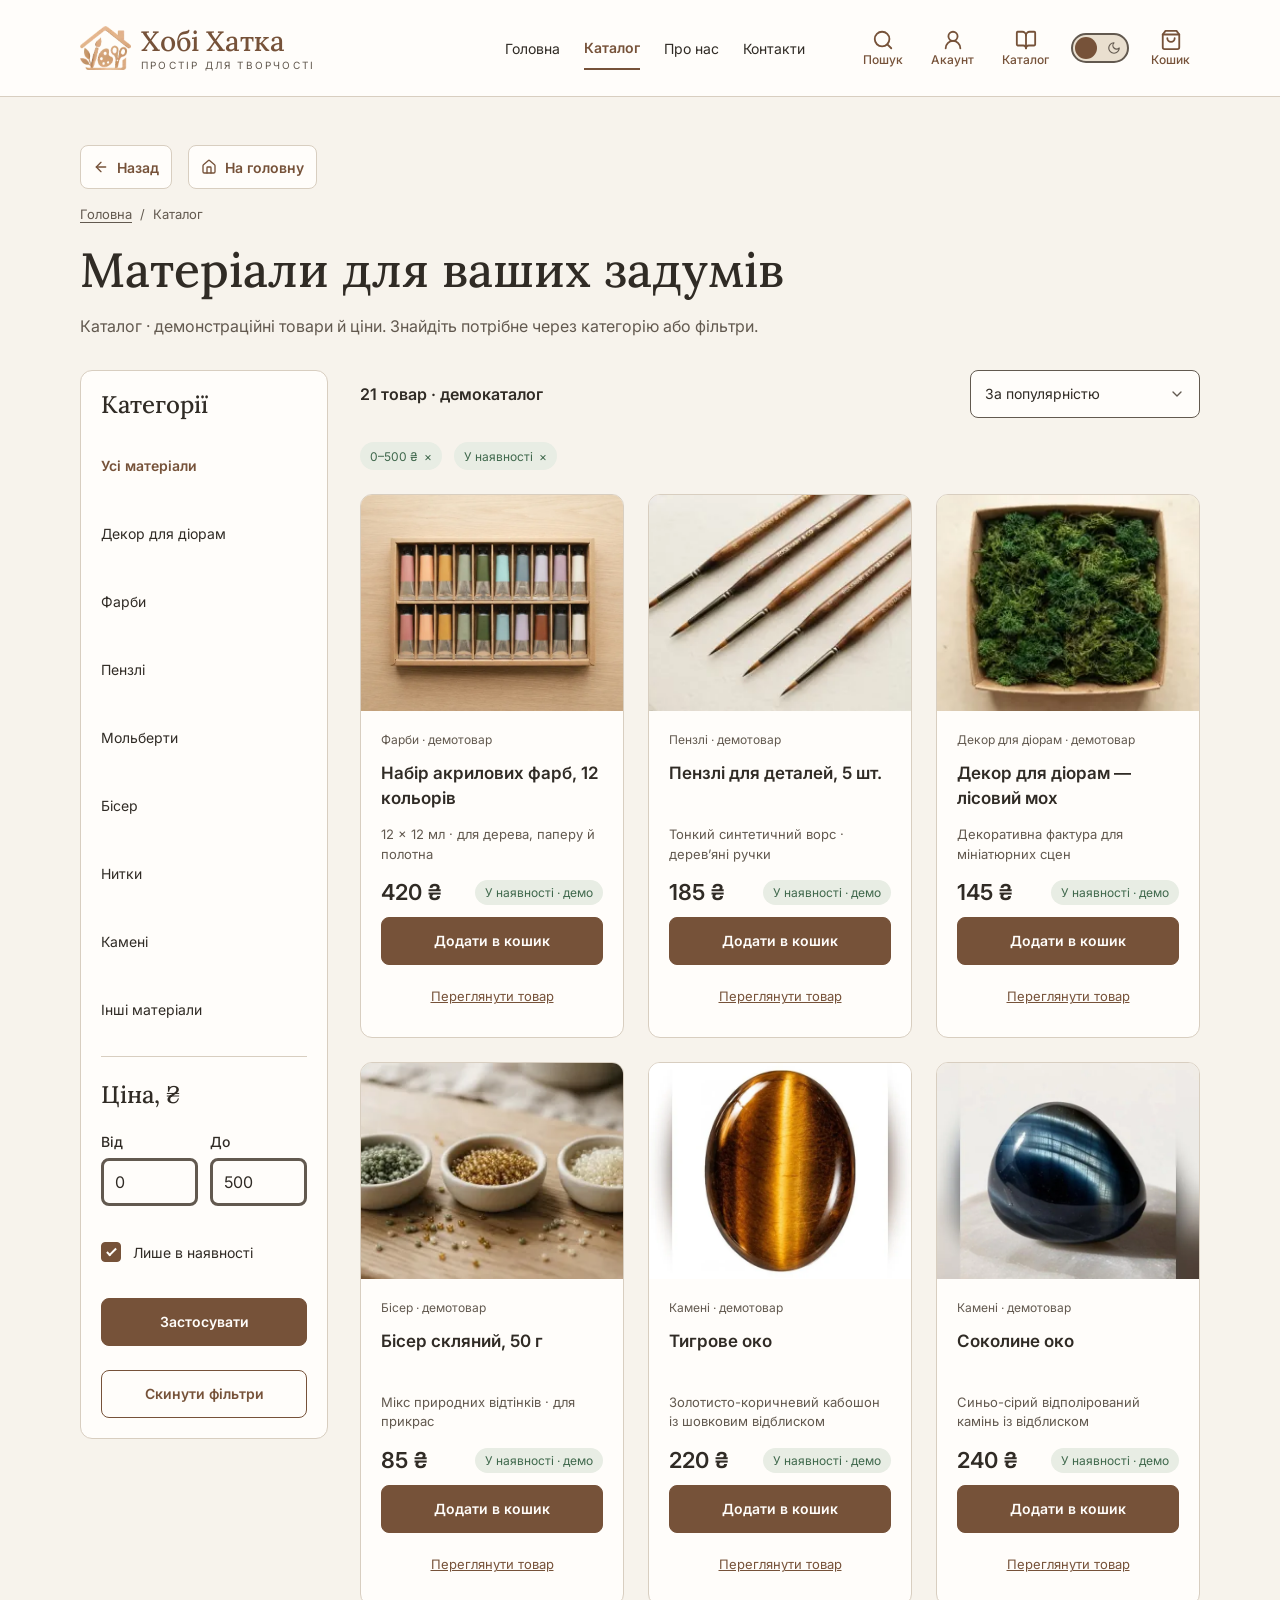
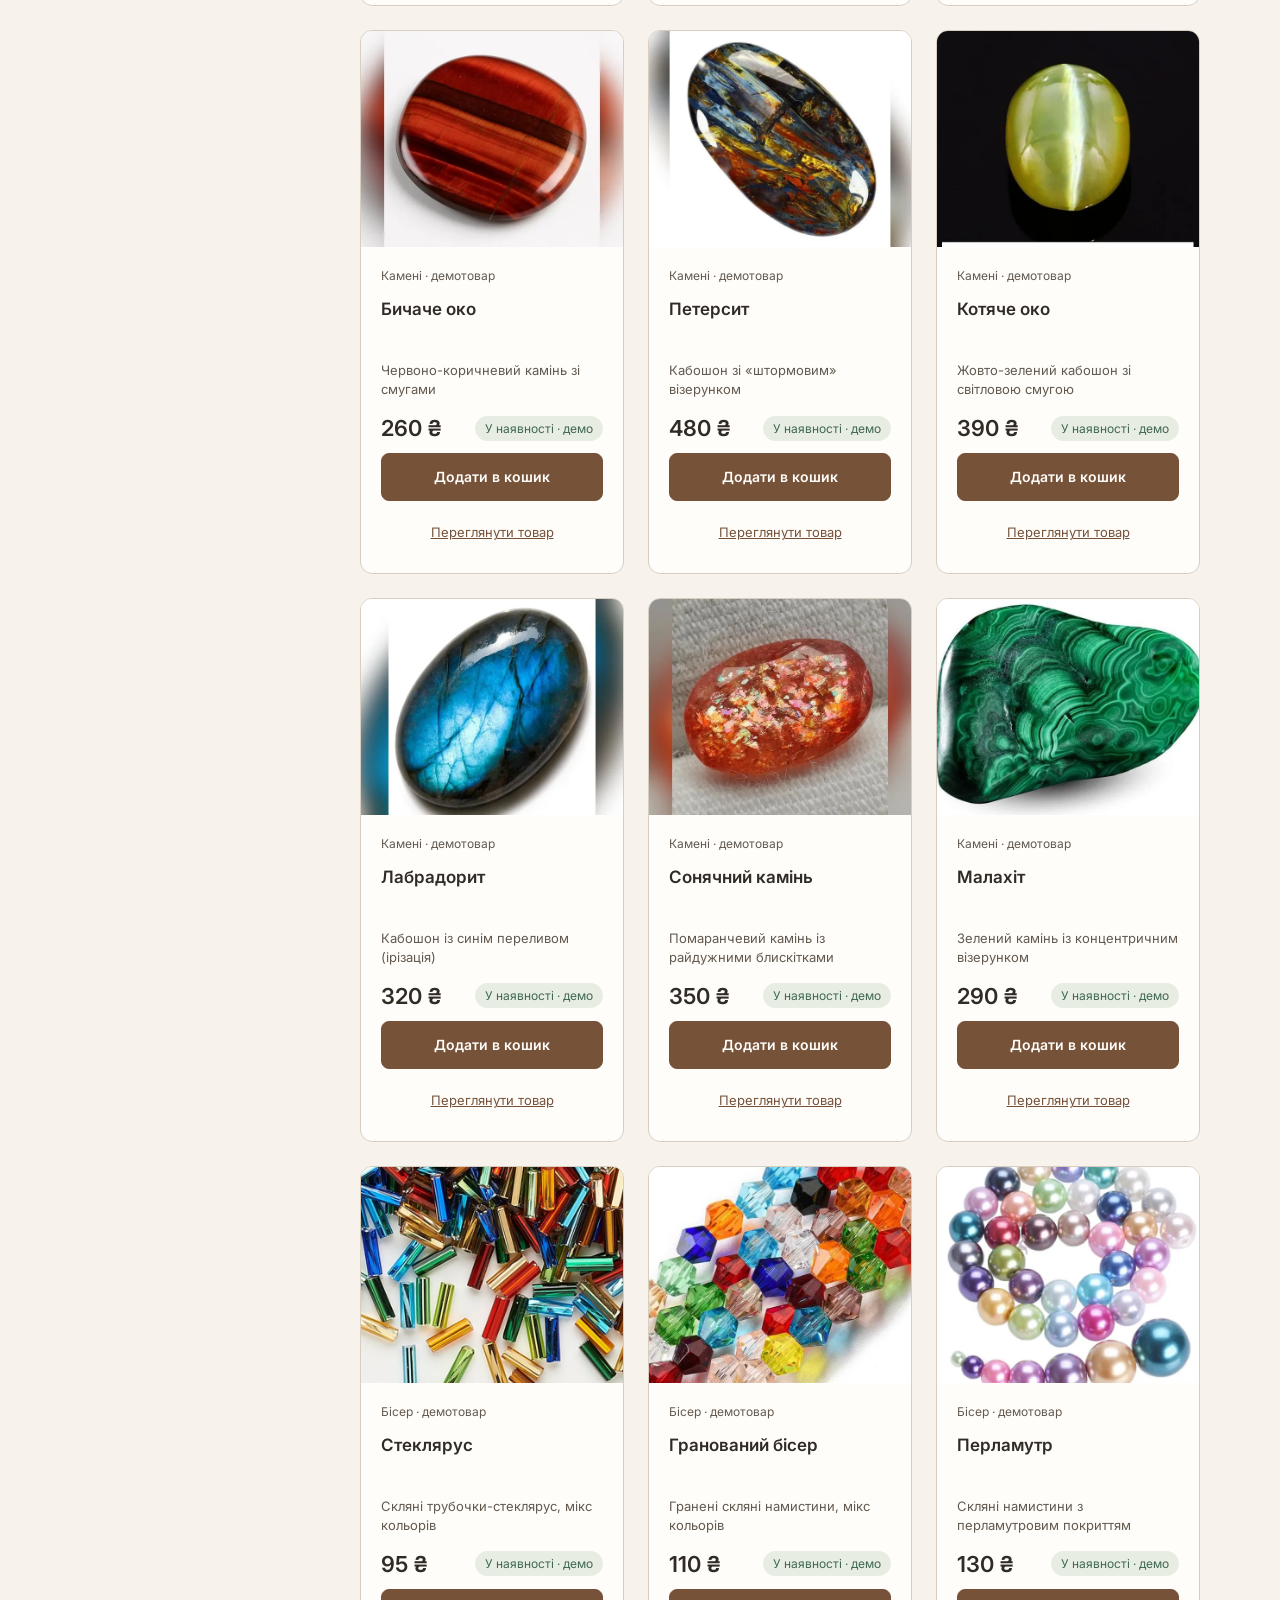
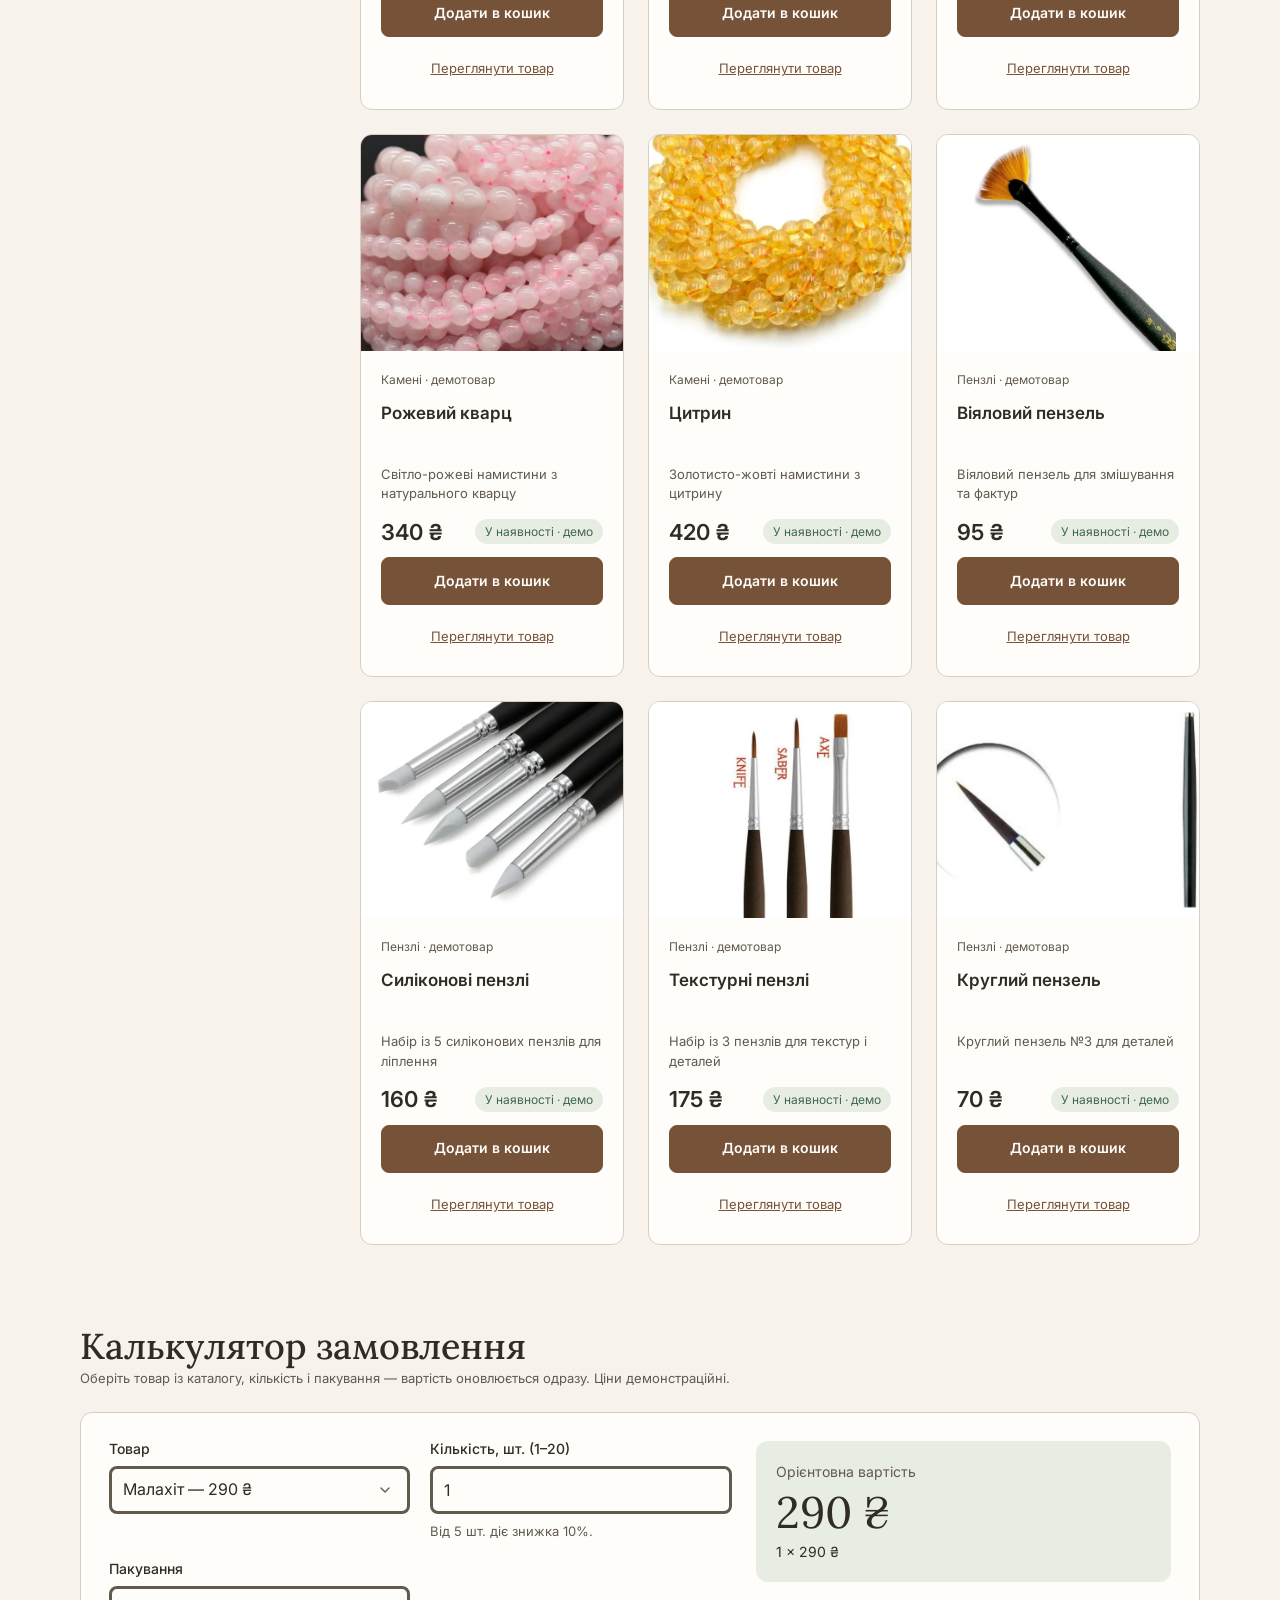
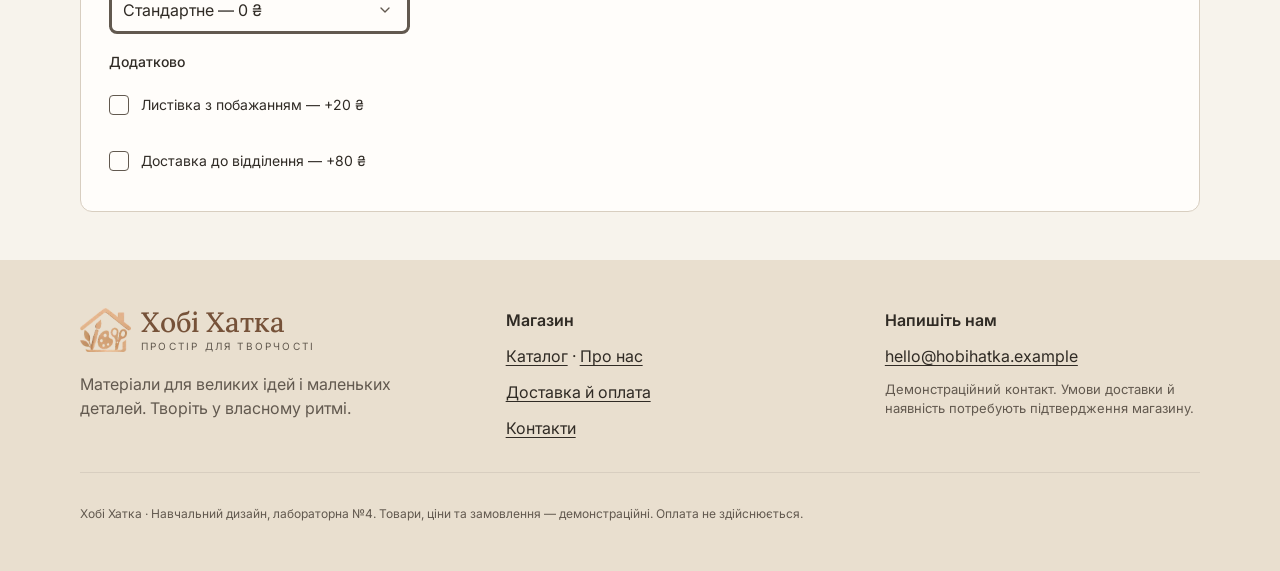
<file: catalog.html>
<!DOCTYPE html>
<html lang="uk">
<head>
  <meta charset="utf-8">
  <meta name="viewport" content="width=device-width, initial-scale=1">
  <script>
    /* Тема до першого малювання, щоб сторінка не «блимала». Вибір користувача — у localStorage, інакше — налаштування системи. */
    (function () {
      var theme = 'light';
      try {
        var saved = window.localStorage.getItem('hh-theme');
        if (saved === 'dark' || saved === 'light') theme = saved;
        else if (window.matchMedia && window.matchMedia('(prefers-color-scheme: dark)').matches) theme = 'dark';
      } catch (e) {}
      document.documentElement.setAttribute('data-theme', theme);
    })();
  </script>
  <title>Каталог — Хобі Хатка</title>
  <meta name="description" content="Каталог демонстраційних товарів: фарби, пензлі, декор для діорам, бісер. Фільтри за категорією, ціною й наявністю.">
  <link rel="canonical" href="https://hobby-house-nu.vercel.app/catalog.html">
  <link rel="icon" href="assets/favicon.png" type="image/png">
  <link rel="apple-touch-icon" href="assets/apple-touch-icon.png">
  <meta name="theme-color" content="#765239">
  <meta property="og:type" content="website">
  <meta property="og:locale" content="uk_UA">
  <meta property="og:site_name" content="Хобі Хатка">
  <meta property="og:title" content="Каталог — Хобі Хатка">
  <meta property="og:description" content="Каталог демонстраційних товарів: фарби, пензлі, декор для діорам, бісер. Фільтри за категорією, ціною й наявністю.">
  <meta property="og:url" content="https://hobby-house-nu.vercel.app/catalog.html">
  <meta property="og:image" content="https://hobby-house-nu.vercel.app/assets/img/hero-bg.webp">
  <meta name="twitter:card" content="summary_large_image">

  <link rel="preconnect" href="https://fonts.googleapis.com">
  <link rel="preconnect" href="https://fonts.gstatic.com" crossorigin>
  <link href="https://fonts.googleapis.com/css2?family=Inter:wght@400;500;600&family=Lora:wght@400;500;600&display=swap" rel="stylesheet">
  <link rel="stylesheet" href="styles.css">
  <link rel="stylesheet" href="pages.css">
  <script src="assets/js/site.js" defer></script>
</head>
<body data-page="catalog">

  <!-- Набір піктограм (сумісні з Lucide), використовуються через <use> -->
  <svg width="0" height="0" style="position:absolute" aria-hidden="true" focusable="false">
    <defs>
      <symbol id="i-search" viewBox="0 0 24 24"><circle cx="11" cy="11" r="8"/><path d="m21 21-4.3-4.3"/></symbol>
      <symbol id="i-user-round" viewBox="0 0 24 24"><circle cx="12" cy="8" r="5"/><path d="M20 21a8 8 0 0 0-16 0"/></symbol>
      <symbol id="i-shopping-bag" viewBox="0 0 24 24"><path d="M6 2 3 6v14a2 2 0 0 0 2 2h14a2 2 0 0 0 2-2V6l-3-4Z"/><path d="M3 6h18"/><path d="M16 10a4 4 0 0 1-8 0"/></symbol>
      <symbol id="i-menu" viewBox="0 0 24 24"><path d="M4 12h16"/><path d="M4 6h16"/><path d="M4 18h16"/></symbol>
      <symbol id="i-x" viewBox="0 0 24 24"><path d="M18 6 6 18"/><path d="m6 6 12 12"/></symbol>
      <symbol id="i-book-open" viewBox="0 0 24 24"><path d="M12 7v14"/><path d="M3 18a1 1 0 0 1-1-1V4a1 1 0 0 1 1-1h5a4 4 0 0 1 4 4 4 4 0 0 1 4-4h5a1 1 0 0 1 1 1v13a1 1 0 0 1-1 1h-6a3 3 0 0 0-3 3 3 3 0 0 0-3-3z"/></symbol>
      <symbol id="i-arrow-left" viewBox="0 0 24 24"><path d="m12 19-7-7 7-7"/><path d="M19 12H5"/></symbol>
      <symbol id="i-mail" viewBox="0 0 24 24"><rect width="20" height="16" x="2" y="4" rx="2"/><path d="m22 7-8.97 5.7a1.94 1.94 0 0 1-2.06 0L2 7"/></symbol>
      <symbol id="i-map-pin" viewBox="0 0 24 24"><path d="M20 10c0 4.993-5.539 10.193-7.399 11.799a1 1 0 0 1-1.202 0C9.539 20.193 4 14.993 4 10a8 8 0 0 1 16 0"/><circle cx="12" cy="10" r="3"/></symbol>
      <symbol id="i-clock" viewBox="0 0 24 24"><circle cx="12" cy="12" r="10"/><path d="M12 6v6l4 2"/></symbol>
      <symbol id="i-arrow-right" viewBox="0 0 24 24"><path d="M5 12h14"/><path d="m12 5 7 7-7 7"/></symbol>
      <symbol id="i-arrow-up-right" viewBox="0 0 24 24"><path d="M7 7h10v10"/><path d="M7 17 17 7"/></symbol>
      <symbol id="i-sliders-horizontal" viewBox="0 0 24 24"><path d="M21 4h-7"/><path d="M10 4H3"/><path d="M21 12h-9"/><path d="M8 12H3"/><path d="M21 20h-5"/><path d="M12 20H3"/><path d="M14 2v4"/><path d="M8 10v4"/><path d="M16 18v4"/></symbol>
      <symbol id="i-scan-eye" viewBox="0 0 24 24"><path d="M3 7V5a2 2 0 0 1 2-2h2"/><path d="M17 3h2a2 2 0 0 1 2 2v2"/><path d="M21 17v2a2 2 0 0 1-2 2h-2"/><path d="M7 21H5a2 2 0 0 1-2-2v-2"/><circle cx="12" cy="12" r="1"/><path d="M18.944 12.33a1 1 0 0 0 0-.66 7.5 7.5 0 0 0-13.888 0 1 1 0 0 0 0 .66 7.5 7.5 0 0 0 13.888 0"/></symbol>
      <symbol id="i-package-check" viewBox="0 0 24 24"><path d="m16 16 2 2 4-4"/><path d="M21 10V8a2 2 0 0 0-1-1.73l-7-4a2 2 0 0 0-2 0l-7 4A2 2 0 0 0 3 8v8a2 2 0 0 0 1 1.73l7 4a2 2 0 0 0 2 0l2-1.14"/><path d="M16.5 9.4 7.55 4.24"/><path d="M3.29 7 12 12l8.71-5"/><path d="M12 22V12"/></symbol>
      <symbol id="i-trash-2" viewBox="0 0 24 24"><path d="M3 6h18"/><path d="M19 6v14c0 1-1 2-2 2H7c-1 0-2-1-2-2V6"/><path d="M8 6V4c0-1 1-2 2-2h4c1 0 2 1 2 2v2"/><line x1="10" x2="10" y1="11" y2="17"/><line x1="14" x2="14" y1="11" y2="17"/></symbol>
      <symbol id="i-check" viewBox="0 0 24 24"><path d="M20 6 9 17l-5-5"/></symbol>
      <symbol id="i-ruler" viewBox="0 0 24 24"><path d="M21.3 15.3a2.4 2.4 0 0 1 0 3.4l-2.6 2.6a2.4 2.4 0 0 1-3.4 0L2.7 8.7a2.41 2.41 0 0 1 0-3.4l2.6-2.6a2.41 2.41 0 0 1 3.4 0Z"/><path d="m14.5 12.5 2-2"/><path d="m11.5 9.5 2-2"/><path d="m8.5 6.5 2-2"/><path d="m17.5 15.5 2-2"/></symbol>
      <symbol id="i-house" viewBox="0 0 24 24"><path d="M15 21v-8a1 1 0 0 0-1-1h-4a1 1 0 0 0-1 1v8"/><path d="M3 10a2 2 0 0 1 .709-1.528l7-5.999a2 2 0 0 1 2.582 0l7 5.999A2 2 0 0 1 21 10v9a2 2 0 0 1-2 2H5a2 2 0 0 1-2-2z"/></symbol>
      <symbol id="i-moon" viewBox="0 0 24 24"><path d="M12 3a6 6 0 0 0 9 9 9 9 0 1 1-9-9Z"/></symbol>
      <symbol id="i-sun" viewBox="0 0 24 24"><circle cx="12" cy="12" r="4"/><path d="M12 2v2"/><path d="M12 20v2"/><path d="m4.93 4.93 1.41 1.41"/><path d="m17.66 17.66 1.41 1.41"/><path d="M2 12h2"/><path d="M20 12h2"/><path d="m6.34 17.66-1.41 1.41"/><path d="m19.07 4.93-1.41 1.41"/></symbol>
    </defs>
  </svg>

  <div class="visually-hidden" id="live-status" role="status" aria-live="polite"></div>

  <a class="skip-link" href="#main">Перейти до основного вмісту</a>

  <header class="site-header">
    <div class="site-header__bar">

      <a class="brand" href="index.html">
        <span class="brand__logo" aria-hidden="true"></span>
        <span class="brand__words">
          <span class="brand__name">Хобі Хатка</span>
          <span class="brand__tagline">Простір для творчості</span>
        </span>
      </a>

      <nav class="main-nav" aria-label="Основна навігація">
        <ul class="main-nav__list">
          <li><a class="main-nav__link" href="index.html">Головна</a></li>
          <li><a class="main-nav__link" href="catalog.html" aria-current="page">Каталог</a></li>
          <li><a class="main-nav__link" href="about.html">Про нас</a></li>
          <li><a class="main-nav__link" href="contacts.html">Контакти</a></li>
        </ul>
      </nav>

      <div class="header-actions">
        <button class="action action--desktop" type="button" id="search-toggle-desktop" aria-controls="search-panel" aria-expanded="false">
          <svg class="icon" aria-hidden="true" focusable="false"><use href="#i-search"/></svg>
          <span class="action__label">Пошук</span>
        </button>
        <a class="action action--desktop" href="account.html">
          <svg class="icon" aria-hidden="true" focusable="false"><use href="#i-user-round"/></svg>
          <span class="action__label">Акаунт</span>
        </a>
        <a class="action action--desktop" href="catalog.html">
          <svg class="icon" aria-hidden="true" focusable="false"><use href="#i-book-open"/></svg>
          <span class="action__label">Каталог</span>
        </a>
        <button class="icon-button icon-button--mobile" type="button" id="search-toggle" aria-label="Пошук" aria-controls="mobile-menu" aria-expanded="false">
          <svg class="icon" aria-hidden="true" focusable="false"><use href="#i-search"/></svg>
        </button>
        <button class="theme-switch theme-switch--header" type="button" role="switch" aria-checked="false" aria-label="Темна тема" title="Темна тема">
          <span class="theme-switch__track" aria-hidden="true">
            <svg class="icon" focusable="false"><use href="#i-sun"/></svg>
            <svg class="icon" focusable="false"><use href="#i-moon"/></svg>
            <span class="theme-switch__thumb"></span>
          </span>
        </button>
        <a class="action" href="cart.html" data-cart-link>
          <span class="action__icon">
            <svg class="icon" aria-hidden="true" focusable="false"><use href="#i-shopping-bag"/></svg>
            <span class="cart-count" data-cart-count hidden>0</span>
          </span>
          <span class="action__label">Кошик</span>
        </a>
        <button class="icon-button icon-button--mobile" type="button" id="menu-toggle" aria-label="Відкрити меню" aria-controls="mobile-menu" aria-expanded="false">
          <svg class="icon" aria-hidden="true" focusable="false"><use href="#i-menu"/></svg>
        </button>
      </div>
    </div>

    <form class="search-panel" id="search-panel" role="search" action="catalog.html" method="get" hidden>
      <div class="container">
        <div class="search">
          <label class="visually-hidden" for="search-desktop">Пошук матеріалів</label>
          <svg class="icon" aria-hidden="true" focusable="false"><use href="#i-search"/></svg>
          <input id="search-desktop" class="search__input" type="search" name="q" placeholder="Знайти матеріали для ідеї…" autocomplete="off">
          <button class="btn btn--primary" type="submit">Знайти</button>
        </div>
      </div>
    </form>

    <!-- Мобільне меню (за замовчуванням приховане) -->
    <div class="mobile-menu" id="mobile-menu" hidden>
      <div class="mobile-menu__head">
        <p class="mobile-menu__title">Меню</p>
        <button class="icon-button" type="button" id="menu-close" aria-label="Закрити меню">
          <svg class="icon" aria-hidden="true" focusable="false"><use href="#i-x"/></svg>
        </button>
      </div>

      <form class="search" role="search" action="catalog.html" method="get">
        <label class="visually-hidden" for="search-mobile">Пошук матеріалів</label>
        <svg class="icon" aria-hidden="true" focusable="false"><use href="#i-search"/></svg>
        <input id="search-mobile" class="search__input" type="search" name="q" placeholder="Знайти матеріали для ідеї…" autocomplete="off">
      </form>

      <nav aria-label="Мобільна навігація">
        <ul class="mobile-menu__list">
          <li><a class="mobile-menu__link" href="index.html"><span>Головна</span><svg class="icon" aria-hidden="true" focusable="false"><use href="#i-arrow-right"/></svg></a></li>
          <li><a class="mobile-menu__link" href="catalog.html" aria-current="page"><span>Каталог</span><svg class="icon" aria-hidden="true" focusable="false"><use href="#i-arrow-right"/></svg></a></li>
          <li><a class="mobile-menu__link" href="about.html"><span>Про нас</span><svg class="icon" aria-hidden="true" focusable="false"><use href="#i-arrow-right"/></svg></a></li>
          <li><a class="mobile-menu__link" href="contacts.html"><span>Контакти</span><svg class="icon" aria-hidden="true" focusable="false"><use href="#i-arrow-right"/></svg></a></li>
          <li><a class="mobile-menu__link" href="account.html"><span>Профіль</span><svg class="icon" aria-hidden="true" focusable="false"><use href="#i-arrow-right"/></svg></a></li>
        </ul>
      </nav>

      <div class="mobile-menu__theme">
        <button class="theme-switch theme-switch--row" type="button" role="switch" aria-checked="false">
          <span class="theme-switch__text">Темна тема</span>
          <span class="theme-switch__track" aria-hidden="true">
            <svg class="icon" focusable="false"><use href="#i-sun"/></svg>
            <svg class="icon" focusable="false"><use href="#i-moon"/></svg>
            <span class="theme-switch__thumb"></span>
          </span>
        </button>
      </div>
    </div>
  </header>

  <main id="main" class="page">
    <div class="container page__inner">

      <header class="page-head">
        <div class="page-nav"><a class="back-link" href="index.html" data-back><svg class="icon icon--sm" aria-hidden="true" focusable="false"><use href="#i-arrow-left"/></svg><span>Назад</span></a><a class="back-link" href="index.html"><svg class="icon icon--sm" aria-hidden="true" focusable="false"><use href="#i-house"/></svg><span>На головну</span></a></div>
        <nav class="breadcrumbs" aria-label="Хлібні крихти"><ol><li><a href="index.html">Головна</a></li><li><span aria-current="page">Каталог</span></li></ol></nav>
        <h1 class="page-head__title">Матеріали для ваших задумів</h1>
        <p class="page-head__lead">Каталог · демонстраційні товари й ціни. Знайдіть потрібне через категорію або фільтри.</p>
      </header>

      <div class="catalog">

        <form class="filters" id="filters" action="catalog.html" aria-labelledby="filters-title" novalidate>
          <h2 class="visually-hidden" id="filters-title">Фільтри каталогу</h2>

          <fieldset>
            <legend class="filters__title">Категорії</legend>
            <div class="cat-list">
              <label class="cat-option"><input type="radio" name="category" value="all" checked><span>Усі матеріали</span></label>
              <label class="cat-option"><input type="radio" name="category" value="decor"><span>Декор для діорам</span></label>
              <label class="cat-option"><input type="radio" name="category" value="paints"><span>Фарби</span></label>
              <label class="cat-option"><input type="radio" name="category" value="brushes"><span>Пензлі</span></label>
              <label class="cat-option"><input type="radio" name="category" value="easels"><span>Мольберти</span></label>
              <label class="cat-option"><input type="radio" name="category" value="beads"><span>Бісер</span></label>
              <label class="cat-option"><input type="radio" name="category" value="threads"><span>Нитки</span></label>
              <label class="cat-option"><input type="radio" name="category" value="stones"><span>Камені</span></label>
              <label class="cat-option"><input type="radio" name="category" value="other"><span>Інші матеріали</span></label>
            </div>
          </fieldset>

          <hr class="filters__rule">

          <fieldset>
            <legend class="filters__title">Ціна, ₴</legend>
            <div class="price-range">
              <div class="field">
                <label class="field__label" for="price-min">Від</label>
                <input class="field__control" id="price-min" name="min" type="number" inputmode="numeric" min="0" value="0">
              </div>
              <div class="field">
                <label class="field__label" for="price-max">До</label>
                <input class="field__control" id="price-max" name="max" type="number" inputmode="numeric" min="0" value="500">
              </div>
            </div>
          </fieldset>

          <label class="choice"><input type="checkbox" id="in-stock" name="stock" checked><span>Лише в наявності</span></label>

          <button class="btn btn--primary btn--block" type="submit">Застосувати</button>
          <button class="btn btn--secondary btn--block" type="button" data-reset-filters>Скинути фільтри</button>
        </form>

        <section class="results" aria-labelledby="results-title">
          <h2 class="visually-hidden" id="results-title">Результати</h2>

          <div class="results__bar">
            <p class="results__count" id="results-count" role="status" tabindex="-1">21 товар · демокаталог</p>
            <div>
              <label class="visually-hidden" for="sort">Сортування</label>
              <select class="select" id="sort">
                <option value="popular">За популярністю</option>
                <option value="price-asc">Ціна: від нижчої</option>
                <option value="price-desc">Ціна: від вищої</option>
                <option value="name">За назвою</option>
              </select>
            </div>
          </div>

          <ul class="chips" id="chips" aria-label="Активні фільтри"></ul>

          <ul class="product-grid product-grid--3" id="product-list" aria-busy="true"></ul>

          <div class="notice-card" id="empty-state" hidden>
            <h2 class="notice-card__title">За цими фільтрами товарів немає</h2>
            <p>Спробуйте ширший діапазон ціни або приберіть обмеження наявності.</p>
            <button class="btn btn--secondary" type="button" data-reset-filters>Скинути фільтри</button>
          </div>
        </section>

      </div>

      <section class="builder" aria-labelledby="builder-title">
        <h2 class="section__title" id="builder-title">Калькулятор замовлення</h2>
        <p class="note">Оберіть товар із каталогу, кількість і пакування — вартість оновлюється одразу. Ціни демонстраційні.</p>

        <form class="widget" id="order-calc" data-widget="order-calculator" novalidate>
          <div class="widget__fields">

            <div class="field">
              <label class="field__label" for="calc-product">Товар</label>
              <select class="field__control" id="calc-product" name="product" aria-describedby="error-product">
                <optgroup label="Фарби">
                  <option value="acrylic-12" data-price="420">Набір акрилових фарб, 12 кольорів — 420 ₴</option>
                </optgroup>
                <optgroup label="Пензлі">
                  <option value="brushes-5" data-price="185">Пензлі для деталей, 5 шт. — 185 ₴</option>
                  <option value="fan-brush" data-price="95">Віяловий пензель — 95 ₴</option>
                  <option value="silicone-brushes" data-price="160">Силіконові пензлі — 160 ₴</option>
                  <option value="texture-brushes" data-price="175">Текстурні пензлі — 175 ₴</option>
                  <option value="round-brush" data-price="70">Круглий пензель — 70 ₴</option>
                </optgroup>
                <optgroup label="Декор для діорам">
                  <option value="moss-forest" data-price="145">Декор для діорам — лісовий мох — 145 ₴</option>
                </optgroup>
                <optgroup label="Бісер">
                  <option value="beads-50" data-price="85">Бісер скляний, 50 г — 85 ₴</option>
                  <option value="bugle" data-price="95">Стеклярус — 95 ₴</option>
                  <option value="faceted-beads" data-price="110">Гранований бісер — 110 ₴</option>
                  <option value="pearl-beads" data-price="130">Перламутр — 130 ₴</option>
                </optgroup>
                <optgroup label="Камені">
                  <option value="tiger-eye" data-price="220">Тигрове око — 220 ₴</option>
                  <option value="hawk-eye" data-price="240">Соколине око — 240 ₴</option>
                  <option value="bull-eye" data-price="260">Бичаче око — 260 ₴</option>
                  <option value="pietersite" data-price="480">Петерсит — 480 ₴</option>
                  <option value="cats-eye" data-price="390">Котяче око — 390 ₴</option>
                  <option value="labradorite" data-price="320">Лабрадорит — 320 ₴</option>
                  <option value="sunstone" data-price="350">Сонячний камінь — 350 ₴</option>
                  <option value="malachite" data-price="290" selected>Малахіт — 290 ₴</option>
                  <option value="rose-quartz" data-price="340">Рожевий кварц — 340 ₴</option>
                  <option value="citrine" data-price="420">Цитрин — 420 ₴</option>
                </optgroup>
              </select>
              <p class="field__error" id="error-product" role="alert" hidden></p>
            </div>

            <div class="field">
              <label class="field__label" for="calc-qty">Кількість, шт. (1–20)</label>
              <input class="field__control" id="calc-qty" name="qty" type="number" inputmode="numeric"
                     min="1" max="20" step="1" value="1" required aria-describedby="error-qty qty-hint">
              <p class="widget__hint" id="qty-hint">Від 5 шт. діє знижка 10%.</p>
              <p class="field__error" id="error-qty" role="alert" hidden></p>
            </div>

            <div class="field">
              <label class="field__label" for="calc-pack">Пакування</label>
              <select class="field__control" id="calc-pack" name="pack" aria-describedby="error-pack">
                <option value="standard" data-price="0" selected>Стандартне — 0 ₴</option>
                <option value="reinforced" data-price="15">Посилене — +15 ₴ за шт.</option>
                <option value="gift-box" data-price="40">Подарункова коробка — +40 ₴ за шт.</option>
              </select>
              <p class="field__error" id="error-pack" role="alert" hidden></p>
            </div>

            <fieldset class="widget__options">
              <legend class="field__label">Додатково</legend>
              <label class="choice"><input type="checkbox" id="calc-card" name="card"><span>Листівка з побажанням — +20 ₴</span></label>
              <label class="choice"><input type="checkbox" id="calc-delivery" name="delivery"><span>Доставка до відділення — +80 ₴</span></label>
            </fieldset>

          </div>

          <div class="widget__result" aria-live="polite" aria-atomic="true">
            <p class="widget__result-label">Орієнтовна вартість</p>
            <p class="widget__total"><output id="calc-total" for="calc-product calc-qty calc-pack calc-card calc-delivery">290 ₴</output></p>
            <p class="widget__breakdown" id="calc-breakdown">1 × 290 ₴</p>
            <p class="widget__note" id="calc-note" hidden></p>
          </div>
        </form>
      </section>

    </div>
  </main>

  <footer class="site-footer" id="footer">
    <div class="container">
      <div class="site-footer__cols">

        <div class="site-footer__brand">
          <a class="brand" href="index.html">
        <span class="brand__logo" aria-hidden="true"></span>
        <span class="brand__words">
          <span class="brand__name">Хобі Хатка</span>
          <span class="brand__tagline">Простір для творчості</span>
        </span>
      </a>
          <p class="site-footer__about">Матеріали для великих ідей і маленьких деталей. Творіть у власному ритмі.</p>
        </div>

        <div class="site-footer__col">
          <h2 class="site-footer__heading">Магазин</h2>
          <nav aria-label="Навігація підвалу">
            <ul class="site-footer__list">
              <li><a href="catalog.html">Каталог</a><span aria-hidden="true"> · </span><a href="about.html">Про нас</a></li>
              <li><a href="contacts.html#delivery">Доставка й оплата</a></li>
              <li><a href="contacts.html">Контакти</a></li>
            </ul>
          </nav>
        </div>

        <div class="site-footer__col">
          <h2 class="site-footer__heading">Напишіть нам</h2>
          <address class="site-footer__address">
            <a href="mailto:hello@hobihatka.example">hello@hobihatka.example</a>
          </address>
          <p class="site-footer__demo">Демонстраційний контакт. Умови доставки й наявність потребують підтвердження магазину.</p>
        </div>

      </div>

      <hr class="site-footer__rule">
      <p class="site-footer__legal">Хобі Хатка · Навчальний дизайн, лабораторна №4. Товари, ціни та замовлення — демонстраційні. Оплата не здійснюється.</p>
    </div>
  </footer>
  <script src="assets/js/widget.js"></script>
</body>
</html>
</file>
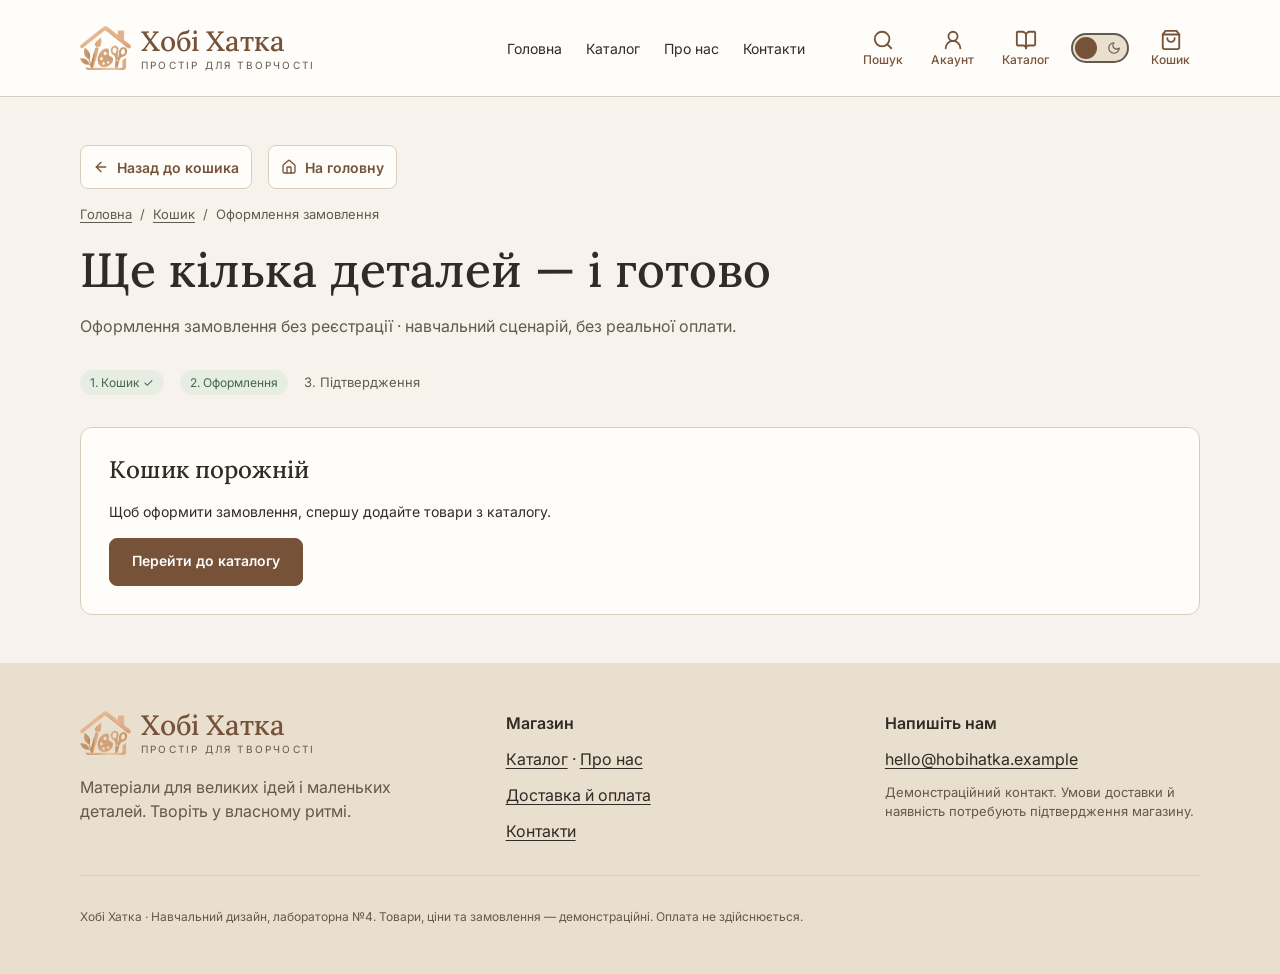
<file: checkout.html>
<!DOCTYPE html>
<html lang="uk">
<head>
  <meta charset="utf-8">
  <meta name="viewport" content="width=device-width, initial-scale=1">
  <script>
    /* Тема до першого малювання, щоб сторінка не «блимала». Вибір користувача — у localStorage, інакше — налаштування системи. */
    (function () {
      var theme = 'light';
      try {
        var saved = window.localStorage.getItem('hh-theme');
        if (saved === 'dark' || saved === 'light') theme = saved;
        else if (window.matchMedia && window.matchMedia('(prefers-color-scheme: dark)').matches) theme = 'dark';
      } catch (e) {}
      document.documentElement.setAttribute('data-theme', theme);
    })();
  </script>
  <title>Оформлення замовлення — Хобі Хатка</title>
  <meta name="description" content="Демонстраційне оформлення замовлення: контакти, доставка й оплата без реєстрації.">
  <link rel="canonical" href="https://hobby-house-nu.vercel.app/checkout.html">
  <link rel="icon" href="assets/favicon.png" type="image/png">
  <link rel="apple-touch-icon" href="assets/apple-touch-icon.png">
  <meta name="theme-color" content="#765239">
  <meta name="robots" content="noindex, follow">
  <meta property="og:type" content="website">
  <meta property="og:locale" content="uk_UA">
  <meta property="og:site_name" content="Хобі Хатка">
  <meta property="og:title" content="Оформлення замовлення — Хобі Хатка">
  <meta property="og:description" content="Демонстраційне оформлення замовлення: контакти, доставка й оплата без реєстрації.">
  <meta property="og:url" content="https://hobby-house-nu.vercel.app/checkout.html">
  <meta property="og:image" content="https://hobby-house-nu.vercel.app/assets/img/hero-bg.webp">
  <meta name="twitter:card" content="summary_large_image">

  <link rel="preconnect" href="https://fonts.googleapis.com">
  <link rel="preconnect" href="https://fonts.gstatic.com" crossorigin>
  <link href="https://fonts.googleapis.com/css2?family=Inter:wght@400;500;600&family=Lora:wght@400;500;600&display=swap" rel="stylesheet">
  <link rel="stylesheet" href="styles.css">
  <link rel="stylesheet" href="pages.css">
  <script src="assets/js/site.js" defer></script>
</head>
<body data-page="checkout">

  <!-- Набір піктограм (сумісні з Lucide), використовуються через <use> -->
  <svg width="0" height="0" style="position:absolute" aria-hidden="true" focusable="false">
    <defs>
      <symbol id="i-search" viewBox="0 0 24 24"><circle cx="11" cy="11" r="8"/><path d="m21 21-4.3-4.3"/></symbol>
      <symbol id="i-user-round" viewBox="0 0 24 24"><circle cx="12" cy="8" r="5"/><path d="M20 21a8 8 0 0 0-16 0"/></symbol>
      <symbol id="i-shopping-bag" viewBox="0 0 24 24"><path d="M6 2 3 6v14a2 2 0 0 0 2 2h14a2 2 0 0 0 2-2V6l-3-4Z"/><path d="M3 6h18"/><path d="M16 10a4 4 0 0 1-8 0"/></symbol>
      <symbol id="i-menu" viewBox="0 0 24 24"><path d="M4 12h16"/><path d="M4 6h16"/><path d="M4 18h16"/></symbol>
      <symbol id="i-x" viewBox="0 0 24 24"><path d="M18 6 6 18"/><path d="m6 6 12 12"/></symbol>
      <symbol id="i-book-open" viewBox="0 0 24 24"><path d="M12 7v14"/><path d="M3 18a1 1 0 0 1-1-1V4a1 1 0 0 1 1-1h5a4 4 0 0 1 4 4 4 4 0 0 1 4-4h5a1 1 0 0 1 1 1v13a1 1 0 0 1-1 1h-6a3 3 0 0 0-3 3 3 3 0 0 0-3-3z"/></symbol>
      <symbol id="i-arrow-left" viewBox="0 0 24 24"><path d="m12 19-7-7 7-7"/><path d="M19 12H5"/></symbol>
      <symbol id="i-mail" viewBox="0 0 24 24"><rect width="20" height="16" x="2" y="4" rx="2"/><path d="m22 7-8.97 5.7a1.94 1.94 0 0 1-2.06 0L2 7"/></symbol>
      <symbol id="i-map-pin" viewBox="0 0 24 24"><path d="M20 10c0 4.993-5.539 10.193-7.399 11.799a1 1 0 0 1-1.202 0C9.539 20.193 4 14.993 4 10a8 8 0 0 1 16 0"/><circle cx="12" cy="10" r="3"/></symbol>
      <symbol id="i-clock" viewBox="0 0 24 24"><circle cx="12" cy="12" r="10"/><path d="M12 6v6l4 2"/></symbol>
      <symbol id="i-arrow-right" viewBox="0 0 24 24"><path d="M5 12h14"/><path d="m12 5 7 7-7 7"/></symbol>
      <symbol id="i-arrow-up-right" viewBox="0 0 24 24"><path d="M7 7h10v10"/><path d="M7 17 17 7"/></symbol>
      <symbol id="i-sliders-horizontal" viewBox="0 0 24 24"><path d="M21 4h-7"/><path d="M10 4H3"/><path d="M21 12h-9"/><path d="M8 12H3"/><path d="M21 20h-5"/><path d="M12 20H3"/><path d="M14 2v4"/><path d="M8 10v4"/><path d="M16 18v4"/></symbol>
      <symbol id="i-scan-eye" viewBox="0 0 24 24"><path d="M3 7V5a2 2 0 0 1 2-2h2"/><path d="M17 3h2a2 2 0 0 1 2 2v2"/><path d="M21 17v2a2 2 0 0 1-2 2h-2"/><path d="M7 21H5a2 2 0 0 1-2-2v-2"/><circle cx="12" cy="12" r="1"/><path d="M18.944 12.33a1 1 0 0 0 0-.66 7.5 7.5 0 0 0-13.888 0 1 1 0 0 0 0 .66 7.5 7.5 0 0 0 13.888 0"/></symbol>
      <symbol id="i-package-check" viewBox="0 0 24 24"><path d="m16 16 2 2 4-4"/><path d="M21 10V8a2 2 0 0 0-1-1.73l-7-4a2 2 0 0 0-2 0l-7 4A2 2 0 0 0 3 8v8a2 2 0 0 0 1 1.73l7 4a2 2 0 0 0 2 0l2-1.14"/><path d="M16.5 9.4 7.55 4.24"/><path d="M3.29 7 12 12l8.71-5"/><path d="M12 22V12"/></symbol>
      <symbol id="i-trash-2" viewBox="0 0 24 24"><path d="M3 6h18"/><path d="M19 6v14c0 1-1 2-2 2H7c-1 0-2-1-2-2V6"/><path d="M8 6V4c0-1 1-2 2-2h4c1 0 2 1 2 2v2"/><line x1="10" x2="10" y1="11" y2="17"/><line x1="14" x2="14" y1="11" y2="17"/></symbol>
      <symbol id="i-check" viewBox="0 0 24 24"><path d="M20 6 9 17l-5-5"/></symbol>
      <symbol id="i-ruler" viewBox="0 0 24 24"><path d="M21.3 15.3a2.4 2.4 0 0 1 0 3.4l-2.6 2.6a2.4 2.4 0 0 1-3.4 0L2.7 8.7a2.41 2.41 0 0 1 0-3.4l2.6-2.6a2.41 2.41 0 0 1 3.4 0Z"/><path d="m14.5 12.5 2-2"/><path d="m11.5 9.5 2-2"/><path d="m8.5 6.5 2-2"/><path d="m17.5 15.5 2-2"/></symbol>
      <symbol id="i-house" viewBox="0 0 24 24"><path d="M15 21v-8a1 1 0 0 0-1-1h-4a1 1 0 0 0-1 1v8"/><path d="M3 10a2 2 0 0 1 .709-1.528l7-5.999a2 2 0 0 1 2.582 0l7 5.999A2 2 0 0 1 21 10v9a2 2 0 0 1-2 2H5a2 2 0 0 1-2-2z"/></symbol>
      <symbol id="i-moon" viewBox="0 0 24 24"><path d="M12 3a6 6 0 0 0 9 9 9 9 0 1 1-9-9Z"/></symbol>
      <symbol id="i-sun" viewBox="0 0 24 24"><circle cx="12" cy="12" r="4"/><path d="M12 2v2"/><path d="M12 20v2"/><path d="m4.93 4.93 1.41 1.41"/><path d="m17.66 17.66 1.41 1.41"/><path d="M2 12h2"/><path d="M20 12h2"/><path d="m6.34 17.66-1.41 1.41"/><path d="m19.07 4.93-1.41 1.41"/></symbol>
    </defs>
  </svg>

  <div class="visually-hidden" id="live-status" role="status" aria-live="polite"></div>

  <a class="skip-link" href="#main">Перейти до основного вмісту</a>

  <header class="site-header">
    <div class="site-header__bar">

      <a class="brand" href="index.html">
        <span class="brand__logo" aria-hidden="true"></span>
        <span class="brand__words">
          <span class="brand__name">Хобі Хатка</span>
          <span class="brand__tagline">Простір для творчості</span>
        </span>
      </a>

      <nav class="main-nav" aria-label="Основна навігація">
        <ul class="main-nav__list">
          <li><a class="main-nav__link" href="index.html">Головна</a></li>
          <li><a class="main-nav__link" href="catalog.html">Каталог</a></li>
          <li><a class="main-nav__link" href="about.html">Про нас</a></li>
          <li><a class="main-nav__link" href="contacts.html">Контакти</a></li>
        </ul>
      </nav>

      <div class="header-actions">
        <button class="action action--desktop" type="button" id="search-toggle-desktop" aria-controls="search-panel" aria-expanded="false">
          <svg class="icon" aria-hidden="true" focusable="false"><use href="#i-search"/></svg>
          <span class="action__label">Пошук</span>
        </button>
        <a class="action action--desktop" href="account.html">
          <svg class="icon" aria-hidden="true" focusable="false"><use href="#i-user-round"/></svg>
          <span class="action__label">Акаунт</span>
        </a>
        <a class="action action--desktop" href="catalog.html">
          <svg class="icon" aria-hidden="true" focusable="false"><use href="#i-book-open"/></svg>
          <span class="action__label">Каталог</span>
        </a>
        <button class="icon-button icon-button--mobile" type="button" id="search-toggle" aria-label="Пошук" aria-controls="mobile-menu" aria-expanded="false">
          <svg class="icon" aria-hidden="true" focusable="false"><use href="#i-search"/></svg>
        </button>
        <button class="theme-switch theme-switch--header" type="button" role="switch" aria-checked="false" aria-label="Темна тема" title="Темна тема">
          <span class="theme-switch__track" aria-hidden="true">
            <svg class="icon" focusable="false"><use href="#i-sun"/></svg>
            <svg class="icon" focusable="false"><use href="#i-moon"/></svg>
            <span class="theme-switch__thumb"></span>
          </span>
        </button>
        <a class="action" href="cart.html" data-cart-link>
          <span class="action__icon">
            <svg class="icon" aria-hidden="true" focusable="false"><use href="#i-shopping-bag"/></svg>
            <span class="cart-count" data-cart-count hidden>0</span>
          </span>
          <span class="action__label">Кошик</span>
        </a>
        <button class="icon-button icon-button--mobile" type="button" id="menu-toggle" aria-label="Відкрити меню" aria-controls="mobile-menu" aria-expanded="false">
          <svg class="icon" aria-hidden="true" focusable="false"><use href="#i-menu"/></svg>
        </button>
      </div>
    </div>

    <form class="search-panel" id="search-panel" role="search" action="catalog.html" method="get" hidden>
      <div class="container">
        <div class="search">
          <label class="visually-hidden" for="search-desktop">Пошук матеріалів</label>
          <svg class="icon" aria-hidden="true" focusable="false"><use href="#i-search"/></svg>
          <input id="search-desktop" class="search__input" type="search" name="q" placeholder="Знайти матеріали для ідеї…" autocomplete="off">
          <button class="btn btn--primary" type="submit">Знайти</button>
        </div>
      </div>
    </form>

    <!-- Мобільне меню (за замовчуванням приховане) -->
    <div class="mobile-menu" id="mobile-menu" hidden>
      <div class="mobile-menu__head">
        <p class="mobile-menu__title">Меню</p>
        <button class="icon-button" type="button" id="menu-close" aria-label="Закрити меню">
          <svg class="icon" aria-hidden="true" focusable="false"><use href="#i-x"/></svg>
        </button>
      </div>

      <form class="search" role="search" action="catalog.html" method="get">
        <label class="visually-hidden" for="search-mobile">Пошук матеріалів</label>
        <svg class="icon" aria-hidden="true" focusable="false"><use href="#i-search"/></svg>
        <input id="search-mobile" class="search__input" type="search" name="q" placeholder="Знайти матеріали для ідеї…" autocomplete="off">
      </form>

      <nav aria-label="Мобільна навігація">
        <ul class="mobile-menu__list">
          <li><a class="mobile-menu__link" href="index.html"><span>Головна</span><svg class="icon" aria-hidden="true" focusable="false"><use href="#i-arrow-right"/></svg></a></li>
          <li><a class="mobile-menu__link" href="catalog.html"><span>Каталог</span><svg class="icon" aria-hidden="true" focusable="false"><use href="#i-arrow-right"/></svg></a></li>
          <li><a class="mobile-menu__link" href="about.html"><span>Про нас</span><svg class="icon" aria-hidden="true" focusable="false"><use href="#i-arrow-right"/></svg></a></li>
          <li><a class="mobile-menu__link" href="contacts.html"><span>Контакти</span><svg class="icon" aria-hidden="true" focusable="false"><use href="#i-arrow-right"/></svg></a></li>
          <li><a class="mobile-menu__link" href="account.html"><span>Профіль</span><svg class="icon" aria-hidden="true" focusable="false"><use href="#i-arrow-right"/></svg></a></li>
        </ul>
      </nav>

      <div class="mobile-menu__theme">
        <button class="theme-switch theme-switch--row" type="button" role="switch" aria-checked="false">
          <span class="theme-switch__text">Темна тема</span>
          <span class="theme-switch__track" aria-hidden="true">
            <svg class="icon" focusable="false"><use href="#i-sun"/></svg>
            <svg class="icon" focusable="false"><use href="#i-moon"/></svg>
            <span class="theme-switch__thumb"></span>
          </span>
        </button>
      </div>
    </div>
  </header>

  <main id="main" class="page">
    <div class="container page__inner">

      <header class="page-head">
        <div class="page-nav"><a class="back-link" href="cart.html" data-back><svg class="icon icon--sm" aria-hidden="true" focusable="false"><use href="#i-arrow-left"/></svg><span>Назад до кошика</span></a><a class="back-link" href="index.html"><svg class="icon icon--sm" aria-hidden="true" focusable="false"><use href="#i-house"/></svg><span>На головну</span></a></div>
        <nav class="breadcrumbs" aria-label="Хлібні крихти"><ol><li><a href="index.html">Головна</a></li><li><a href="cart.html">Кошик</a></li><li><span aria-current="page">Оформлення замовлення</span></li></ol></nav>
        <h1 class="page-head__title">Ще кілька деталей — і готово</h1>
        <p class="page-head__lead">Оформлення замовлення без реєстрації · навчальний сценарій, без реальної оплати.</p>
      </header>

      <ol class="steps" aria-label="Етапи оформлення">
        <li class="steps__item--done">1. Кошик <span aria-hidden="true">✓</span><span class="visually-hidden">(виконано)</span></li>
        <li class="steps__item--current" aria-current="step">2. Оформлення</li>
        <li>3. Підтвердження</li>
      </ol>

      <noscript><p class="notice-card">Для оформлення замовлення потрібен увімкнений JavaScript.</p></noscript>

      <div class="notice-card" id="checkout-empty" hidden>
        <h2 class="notice-card__title">Кошик порожній</h2>
        <p>Щоб оформити замовлення, спершу додайте товари з каталогу.</p>
        <a class="btn btn--primary" href="catalog.html">Перейти до каталогу</a>
      </div>

      <div class="checkout-layout" id="checkout-layout" hidden>
        <div class="checkout-main">

          <form class="form-card" id="checkout-form" novalidate>

            <section class="form-section" aria-labelledby="contacts-title">
              <h2 class="form-card__title" id="contacts-title">1. Контактні дані</h2>

              <div class="error-summary" id="error-summary" tabindex="-1" role="group" aria-labelledby="error-title" hidden>
                <p class="error-summary__title" id="error-title">Перевірте позначені поля</p>
                <p class="error-summary__text">Замовлення не підтверджено. Введені дані збережено; виправте помилки й повторіть спробу.</p>
                <ul id="error-list"></ul>
              </div>

              <div class="field">
          <label class="field__label" for="name">Ім’я отримувача <span aria-hidden="true">*</span></label>
          <input class="field__control" id="name" name="name" type="text" placeholder="Вкажіть ім’я" autocomplete="name" required aria-describedby="name-error">
          <p class="field__error" id="name-error" hidden></p>
        </div>

              <div class="form-row">
                <div class="field">
          <label class="field__label" for="phone">Телефон <span aria-hidden="true">*</span></label>
          <input class="field__control" id="phone" name="phone" type="tel" placeholder="+380 XX XXX XX XX" autocomplete="tel" required aria-describedby="phone-error">
          <p class="field__error" id="phone-error" hidden></p>
        </div>
                <div class="field">
          <label class="field__label" for="email">Електронна пошта <span aria-hidden="true">*</span></label>
          <input class="field__control" id="email" name="email" type="email" placeholder="Адреса електронної пошти" autocomplete="email" required aria-describedby="email-error">
          <p class="field__error" id="email-error" hidden></p>
        </div>
              </div>
            </section>

            <section class="form-section" aria-labelledby="delivery-title">
              <h2 class="form-card__title" id="delivery-title">2. Доставка</h2>

              <fieldset>
                <legend class="visually-hidden">Спосіб доставки</legend>
                <label class="choice"><input type="radio" name="delivery" value="branch" checked><span>До відділення · демотариф 80 ₴</span></label>
              </fieldset>

              <div class="form-row">
                <div class="field">
                  <label class="field__label" for="city">Місто <span aria-hidden="true">*</span></label>
                  <select class="field__control" id="city" name="city" autocomplete="address-level2" required aria-describedby="city-error"><option value="">Оберіть місто</option><option value="Київ">Київ</option><option value="Львів">Львів</option><option value="Харків">Харків</option><option value="Одеса">Одеса</option><option value="Дніпро">Дніпро</option></select>
                  <p class="field__error" id="city-error" hidden></p>
                </div>
                <div class="field">
                  <label class="field__label" for="branch">Відділення <span aria-hidden="true">*</span></label>
                  <select class="field__control" id="branch" name="branch" required disabled aria-describedby="branch-error"><option value="">Спершу оберіть місто</option></select>
                  <p class="field__error" id="branch-error" hidden></p>
                </div>
              </div>

              <p class="form-hint">Вартість і спосіб доставки — приклад. Реальні умови має підтвердити магазин.</p>
            </section>

            <section class="form-section" aria-labelledby="payment-title">
              <h2 class="form-card__title" id="payment-title">3. Оплата</h2>

              <fieldset>
                <legend class="visually-hidden">Спосіб оплати</legend>
                <label class="choice"><input type="radio" name="payment" value="cod" checked><span>При отриманні · демонстраційний спосіб</span></label>
              </fieldset>

              <p class="form-hint form-hint--lg">Це навчальний макет: платіж не проводиться, замовлення не надсилається на сервер.</p>

              <div class="field">
          <label class="field__label" for="comment">Коментар до замовлення</label>
          <input class="field__control" id="comment" name="comment" type="text" placeholder="Необов’язково" autocomplete="off" maxlength="300">
        </div>

              <div class="field">
                <label class="choice"><input type="checkbox" id="consent" name="consent" required aria-describedby="consent-error"><span>Погоджуюся з демонстраційними умовами оформлення</span></label>
                <p class="field__error" id="consent-error" hidden></p>
              </div>

              <button class="btn btn--primary btn--block" type="submit">Оформити замовлення</button>
              <p class="form-hint">* Обов’язкові поля. Після перевірки — окремий екран підтвердження.</p>
            </section>
          </form>

          <a class="btn btn--secondary" href="cart.html">Повернутися до кошика</a>
        </div>

        <div class="summary-col summary-col--lg">
          <section class="summary" aria-labelledby="co-summary-title">
            <h2 class="summary__title" id="co-summary-title">Ваше замовлення</h2>
            <div id="co-summary-rows"></div>
            <p class="summary__note">Демонстраційні товари й ціни. Доставка 80 ₴ — приклад розрахунку, не фактична обіцянка.</p>
          </section>
          <p class="note">Усі суми збігаються з кошиком і підтвердженням.</p>
        </div>
      </div>

    </div>
  </main>

  <footer class="site-footer" id="footer">
    <div class="container">
      <div class="site-footer__cols">

        <div class="site-footer__brand">
          <a class="brand" href="index.html">
        <span class="brand__logo" aria-hidden="true"></span>
        <span class="brand__words">
          <span class="brand__name">Хобі Хатка</span>
          <span class="brand__tagline">Простір для творчості</span>
        </span>
      </a>
          <p class="site-footer__about">Матеріали для великих ідей і маленьких деталей. Творіть у власному ритмі.</p>
        </div>

        <div class="site-footer__col">
          <h2 class="site-footer__heading">Магазин</h2>
          <nav aria-label="Навігація підвалу">
            <ul class="site-footer__list">
              <li><a href="catalog.html">Каталог</a><span aria-hidden="true"> · </span><a href="about.html">Про нас</a></li>
              <li><a href="contacts.html#delivery">Доставка й оплата</a></li>
              <li><a href="contacts.html">Контакти</a></li>
            </ul>
          </nav>
        </div>

        <div class="site-footer__col">
          <h2 class="site-footer__heading">Напишіть нам</h2>
          <address class="site-footer__address">
            <a href="mailto:hello@hobihatka.example">hello@hobihatka.example</a>
          </address>
          <p class="site-footer__demo">Демонстраційний контакт. Умови доставки й наявність потребують підтвердження магазину.</p>
        </div>

      </div>

      <hr class="site-footer__rule">
      <p class="site-footer__legal">Хобі Хатка · Навчальний дизайн, лабораторна №4. Товари, ціни та замовлення — демонстраційні. Оплата не здійснюється.</p>
    </div>
  </footer>
</body>
</html>
</file>
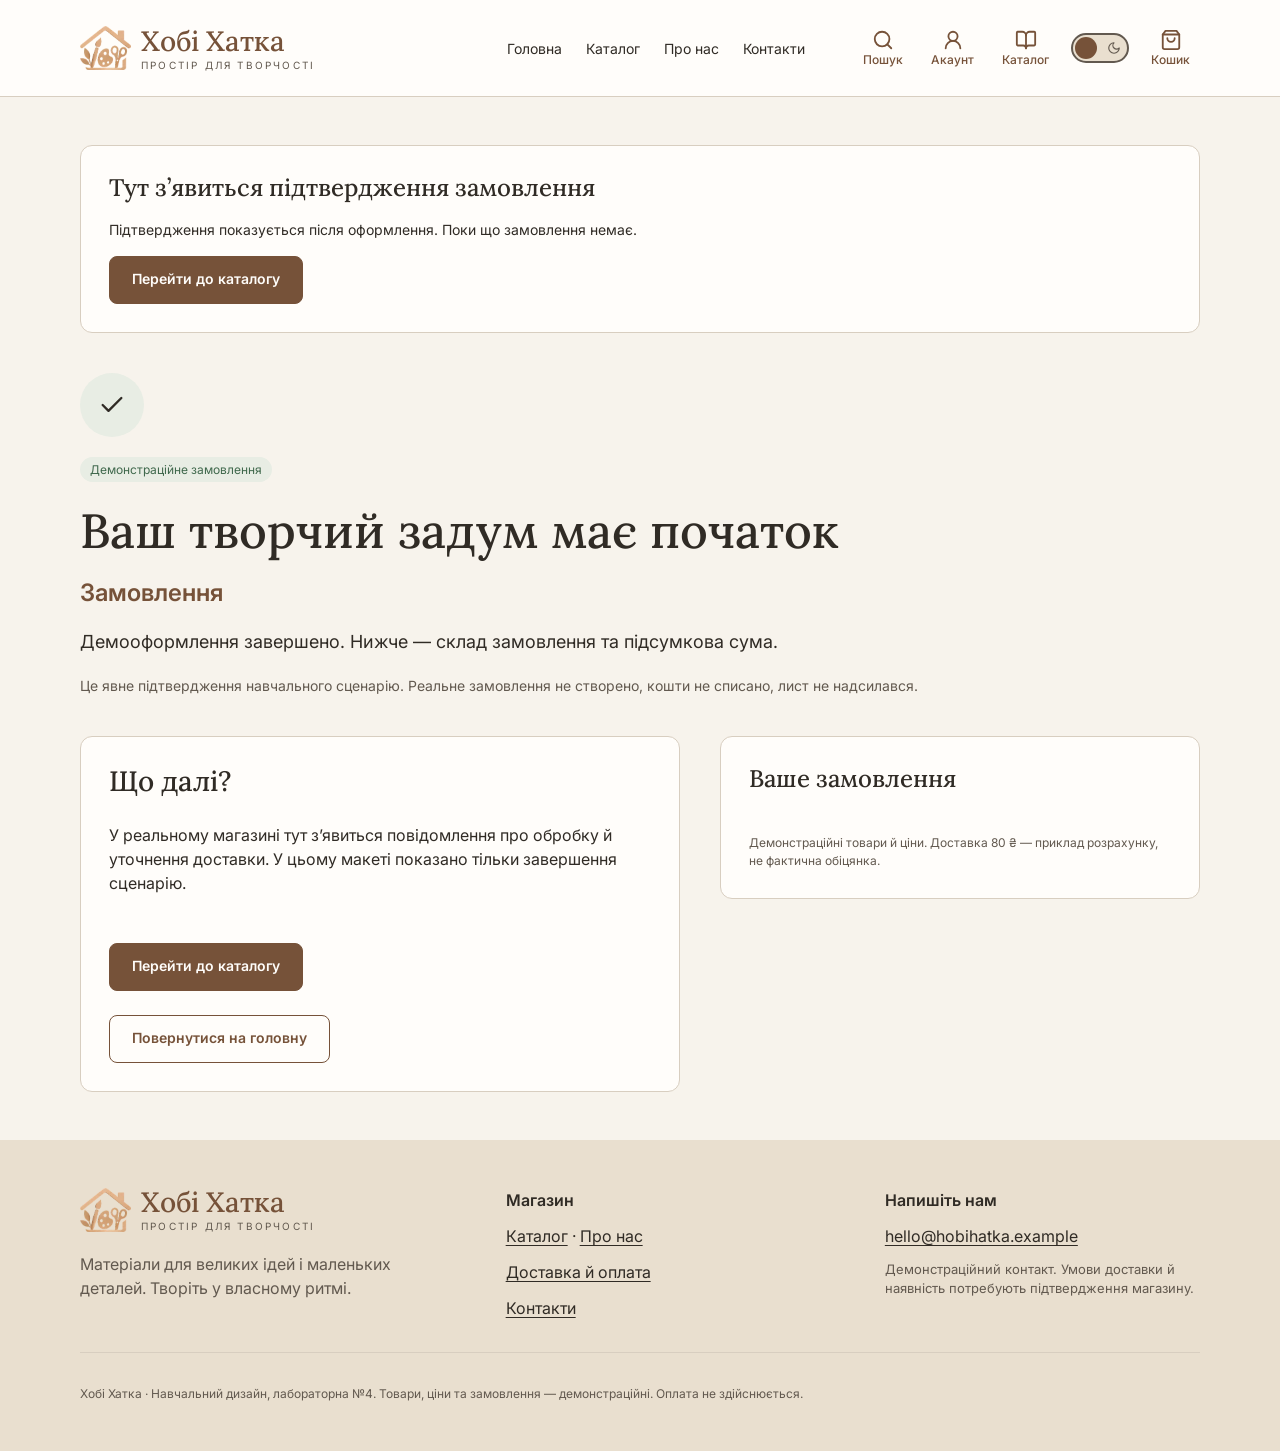
<file: confirmation.html>
<!DOCTYPE html>
<html lang="uk">
<head>
  <meta charset="utf-8">
  <meta name="viewport" content="width=device-width, initial-scale=1">
  <script>
    /* Тема до першого малювання, щоб сторінка не «блимала». Вибір користувача — у localStorage, інакше — налаштування системи. */
    (function () {
      var theme = 'light';
      try {
        var saved = window.localStorage.getItem('hh-theme');
        if (saved === 'dark' || saved === 'light') theme = saved;
        else if (window.matchMedia && window.matchMedia('(prefers-color-scheme: dark)').matches) theme = 'dark';
      } catch (e) {}
      document.documentElement.setAttribute('data-theme', theme);
    })();
  </script>
  <title>Підтвердження замовлення — Хобі Хатка</title>
  <meta name="description" content="Підтвердження демонстраційного замовлення.">
  <link rel="canonical" href="https://hobby-house-nu.vercel.app/confirmation.html">
  <link rel="icon" href="assets/favicon.png" type="image/png">
  <link rel="apple-touch-icon" href="assets/apple-touch-icon.png">
  <meta name="theme-color" content="#765239">
  <meta name="robots" content="noindex, follow">
  <meta property="og:type" content="website">
  <meta property="og:locale" content="uk_UA">
  <meta property="og:site_name" content="Хобі Хатка">
  <meta property="og:title" content="Підтвердження замовлення — Хобі Хатка">
  <meta property="og:description" content="Підтвердження демонстраційного замовлення.">
  <meta property="og:url" content="https://hobby-house-nu.vercel.app/confirmation.html">
  <meta property="og:image" content="https://hobby-house-nu.vercel.app/assets/img/hero-bg.webp">
  <meta name="twitter:card" content="summary_large_image">

  <link rel="preconnect" href="https://fonts.googleapis.com">
  <link rel="preconnect" href="https://fonts.gstatic.com" crossorigin>
  <link href="https://fonts.googleapis.com/css2?family=Inter:wght@400;500;600&family=Lora:wght@400;500;600&display=swap" rel="stylesheet">
  <link rel="stylesheet" href="styles.css">
  <link rel="stylesheet" href="pages.css">
  <script src="assets/js/site.js" defer></script>
</head>
<body data-page="confirmation">

  <!-- Набір піктограм (сумісні з Lucide), використовуються через <use> -->
  <svg width="0" height="0" style="position:absolute" aria-hidden="true" focusable="false">
    <defs>
      <symbol id="i-search" viewBox="0 0 24 24"><circle cx="11" cy="11" r="8"/><path d="m21 21-4.3-4.3"/></symbol>
      <symbol id="i-user-round" viewBox="0 0 24 24"><circle cx="12" cy="8" r="5"/><path d="M20 21a8 8 0 0 0-16 0"/></symbol>
      <symbol id="i-shopping-bag" viewBox="0 0 24 24"><path d="M6 2 3 6v14a2 2 0 0 0 2 2h14a2 2 0 0 0 2-2V6l-3-4Z"/><path d="M3 6h18"/><path d="M16 10a4 4 0 0 1-8 0"/></symbol>
      <symbol id="i-menu" viewBox="0 0 24 24"><path d="M4 12h16"/><path d="M4 6h16"/><path d="M4 18h16"/></symbol>
      <symbol id="i-x" viewBox="0 0 24 24"><path d="M18 6 6 18"/><path d="m6 6 12 12"/></symbol>
      <symbol id="i-book-open" viewBox="0 0 24 24"><path d="M12 7v14"/><path d="M3 18a1 1 0 0 1-1-1V4a1 1 0 0 1 1-1h5a4 4 0 0 1 4 4 4 4 0 0 1 4-4h5a1 1 0 0 1 1 1v13a1 1 0 0 1-1 1h-6a3 3 0 0 0-3 3 3 3 0 0 0-3-3z"/></symbol>
      <symbol id="i-arrow-left" viewBox="0 0 24 24"><path d="m12 19-7-7 7-7"/><path d="M19 12H5"/></symbol>
      <symbol id="i-mail" viewBox="0 0 24 24"><rect width="20" height="16" x="2" y="4" rx="2"/><path d="m22 7-8.97 5.7a1.94 1.94 0 0 1-2.06 0L2 7"/></symbol>
      <symbol id="i-map-pin" viewBox="0 0 24 24"><path d="M20 10c0 4.993-5.539 10.193-7.399 11.799a1 1 0 0 1-1.202 0C9.539 20.193 4 14.993 4 10a8 8 0 0 1 16 0"/><circle cx="12" cy="10" r="3"/></symbol>
      <symbol id="i-clock" viewBox="0 0 24 24"><circle cx="12" cy="12" r="10"/><path d="M12 6v6l4 2"/></symbol>
      <symbol id="i-arrow-right" viewBox="0 0 24 24"><path d="M5 12h14"/><path d="m12 5 7 7-7 7"/></symbol>
      <symbol id="i-arrow-up-right" viewBox="0 0 24 24"><path d="M7 7h10v10"/><path d="M7 17 17 7"/></symbol>
      <symbol id="i-sliders-horizontal" viewBox="0 0 24 24"><path d="M21 4h-7"/><path d="M10 4H3"/><path d="M21 12h-9"/><path d="M8 12H3"/><path d="M21 20h-5"/><path d="M12 20H3"/><path d="M14 2v4"/><path d="M8 10v4"/><path d="M16 18v4"/></symbol>
      <symbol id="i-scan-eye" viewBox="0 0 24 24"><path d="M3 7V5a2 2 0 0 1 2-2h2"/><path d="M17 3h2a2 2 0 0 1 2 2v2"/><path d="M21 17v2a2 2 0 0 1-2 2h-2"/><path d="M7 21H5a2 2 0 0 1-2-2v-2"/><circle cx="12" cy="12" r="1"/><path d="M18.944 12.33a1 1 0 0 0 0-.66 7.5 7.5 0 0 0-13.888 0 1 1 0 0 0 0 .66 7.5 7.5 0 0 0 13.888 0"/></symbol>
      <symbol id="i-package-check" viewBox="0 0 24 24"><path d="m16 16 2 2 4-4"/><path d="M21 10V8a2 2 0 0 0-1-1.73l-7-4a2 2 0 0 0-2 0l-7 4A2 2 0 0 0 3 8v8a2 2 0 0 0 1 1.73l7 4a2 2 0 0 0 2 0l2-1.14"/><path d="M16.5 9.4 7.55 4.24"/><path d="M3.29 7 12 12l8.71-5"/><path d="M12 22V12"/></symbol>
      <symbol id="i-trash-2" viewBox="0 0 24 24"><path d="M3 6h18"/><path d="M19 6v14c0 1-1 2-2 2H7c-1 0-2-1-2-2V6"/><path d="M8 6V4c0-1 1-2 2-2h4c1 0 2 1 2 2v2"/><line x1="10" x2="10" y1="11" y2="17"/><line x1="14" x2="14" y1="11" y2="17"/></symbol>
      <symbol id="i-check" viewBox="0 0 24 24"><path d="M20 6 9 17l-5-5"/></symbol>
      <symbol id="i-ruler" viewBox="0 0 24 24"><path d="M21.3 15.3a2.4 2.4 0 0 1 0 3.4l-2.6 2.6a2.4 2.4 0 0 1-3.4 0L2.7 8.7a2.41 2.41 0 0 1 0-3.4l2.6-2.6a2.41 2.41 0 0 1 3.4 0Z"/><path d="m14.5 12.5 2-2"/><path d="m11.5 9.5 2-2"/><path d="m8.5 6.5 2-2"/><path d="m17.5 15.5 2-2"/></symbol>
      <symbol id="i-house" viewBox="0 0 24 24"><path d="M15 21v-8a1 1 0 0 0-1-1h-4a1 1 0 0 0-1 1v8"/><path d="M3 10a2 2 0 0 1 .709-1.528l7-5.999a2 2 0 0 1 2.582 0l7 5.999A2 2 0 0 1 21 10v9a2 2 0 0 1-2 2H5a2 2 0 0 1-2-2z"/></symbol>
      <symbol id="i-moon" viewBox="0 0 24 24"><path d="M12 3a6 6 0 0 0 9 9 9 9 0 1 1-9-9Z"/></symbol>
      <symbol id="i-sun" viewBox="0 0 24 24"><circle cx="12" cy="12" r="4"/><path d="M12 2v2"/><path d="M12 20v2"/><path d="m4.93 4.93 1.41 1.41"/><path d="m17.66 17.66 1.41 1.41"/><path d="M2 12h2"/><path d="M20 12h2"/><path d="m6.34 17.66-1.41 1.41"/><path d="m19.07 4.93-1.41 1.41"/></symbol>
    </defs>
  </svg>

  <div class="visually-hidden" id="live-status" role="status" aria-live="polite"></div>

  <a class="skip-link" href="#main">Перейти до основного вмісту</a>

  <header class="site-header">
    <div class="site-header__bar">

      <a class="brand" href="index.html">
        <span class="brand__logo" aria-hidden="true"></span>
        <span class="brand__words">
          <span class="brand__name">Хобі Хатка</span>
          <span class="brand__tagline">Простір для творчості</span>
        </span>
      </a>

      <nav class="main-nav" aria-label="Основна навігація">
        <ul class="main-nav__list">
          <li><a class="main-nav__link" href="index.html">Головна</a></li>
          <li><a class="main-nav__link" href="catalog.html">Каталог</a></li>
          <li><a class="main-nav__link" href="about.html">Про нас</a></li>
          <li><a class="main-nav__link" href="contacts.html">Контакти</a></li>
        </ul>
      </nav>

      <div class="header-actions">
        <button class="action action--desktop" type="button" id="search-toggle-desktop" aria-controls="search-panel" aria-expanded="false">
          <svg class="icon" aria-hidden="true" focusable="false"><use href="#i-search"/></svg>
          <span class="action__label">Пошук</span>
        </button>
        <a class="action action--desktop" href="account.html">
          <svg class="icon" aria-hidden="true" focusable="false"><use href="#i-user-round"/></svg>
          <span class="action__label">Акаунт</span>
        </a>
        <a class="action action--desktop" href="catalog.html">
          <svg class="icon" aria-hidden="true" focusable="false"><use href="#i-book-open"/></svg>
          <span class="action__label">Каталог</span>
        </a>
        <button class="icon-button icon-button--mobile" type="button" id="search-toggle" aria-label="Пошук" aria-controls="mobile-menu" aria-expanded="false">
          <svg class="icon" aria-hidden="true" focusable="false"><use href="#i-search"/></svg>
        </button>
        <button class="theme-switch theme-switch--header" type="button" role="switch" aria-checked="false" aria-label="Темна тема" title="Темна тема">
          <span class="theme-switch__track" aria-hidden="true">
            <svg class="icon" focusable="false"><use href="#i-sun"/></svg>
            <svg class="icon" focusable="false"><use href="#i-moon"/></svg>
            <span class="theme-switch__thumb"></span>
          </span>
        </button>
        <a class="action" href="cart.html" data-cart-link>
          <span class="action__icon">
            <svg class="icon" aria-hidden="true" focusable="false"><use href="#i-shopping-bag"/></svg>
            <span class="cart-count" data-cart-count hidden>0</span>
          </span>
          <span class="action__label">Кошик</span>
        </a>
        <button class="icon-button icon-button--mobile" type="button" id="menu-toggle" aria-label="Відкрити меню" aria-controls="mobile-menu" aria-expanded="false">
          <svg class="icon" aria-hidden="true" focusable="false"><use href="#i-menu"/></svg>
        </button>
      </div>
    </div>

    <form class="search-panel" id="search-panel" role="search" action="catalog.html" method="get" hidden>
      <div class="container">
        <div class="search">
          <label class="visually-hidden" for="search-desktop">Пошук матеріалів</label>
          <svg class="icon" aria-hidden="true" focusable="false"><use href="#i-search"/></svg>
          <input id="search-desktop" class="search__input" type="search" name="q" placeholder="Знайти матеріали для ідеї…" autocomplete="off">
          <button class="btn btn--primary" type="submit">Знайти</button>
        </div>
      </div>
    </form>

    <!-- Мобільне меню (за замовчуванням приховане) -->
    <div class="mobile-menu" id="mobile-menu" hidden>
      <div class="mobile-menu__head">
        <p class="mobile-menu__title">Меню</p>
        <button class="icon-button" type="button" id="menu-close" aria-label="Закрити меню">
          <svg class="icon" aria-hidden="true" focusable="false"><use href="#i-x"/></svg>
        </button>
      </div>

      <form class="search" role="search" action="catalog.html" method="get">
        <label class="visually-hidden" for="search-mobile">Пошук матеріалів</label>
        <svg class="icon" aria-hidden="true" focusable="false"><use href="#i-search"/></svg>
        <input id="search-mobile" class="search__input" type="search" name="q" placeholder="Знайти матеріали для ідеї…" autocomplete="off">
      </form>

      <nav aria-label="Мобільна навігація">
        <ul class="mobile-menu__list">
          <li><a class="mobile-menu__link" href="index.html"><span>Головна</span><svg class="icon" aria-hidden="true" focusable="false"><use href="#i-arrow-right"/></svg></a></li>
          <li><a class="mobile-menu__link" href="catalog.html"><span>Каталог</span><svg class="icon" aria-hidden="true" focusable="false"><use href="#i-arrow-right"/></svg></a></li>
          <li><a class="mobile-menu__link" href="about.html"><span>Про нас</span><svg class="icon" aria-hidden="true" focusable="false"><use href="#i-arrow-right"/></svg></a></li>
          <li><a class="mobile-menu__link" href="contacts.html"><span>Контакти</span><svg class="icon" aria-hidden="true" focusable="false"><use href="#i-arrow-right"/></svg></a></li>
          <li><a class="mobile-menu__link" href="account.html"><span>Профіль</span><svg class="icon" aria-hidden="true" focusable="false"><use href="#i-arrow-right"/></svg></a></li>
        </ul>
      </nav>

      <div class="mobile-menu__theme">
        <button class="theme-switch theme-switch--row" type="button" role="switch" aria-checked="false">
          <span class="theme-switch__text">Темна тема</span>
          <span class="theme-switch__track" aria-hidden="true">
            <svg class="icon" focusable="false"><use href="#i-sun"/></svg>
            <svg class="icon" focusable="false"><use href="#i-moon"/></svg>
            <span class="theme-switch__thumb"></span>
          </span>
        </button>
      </div>
    </div>
  </header>

  <main id="main" class="page page--narrow">
    <div class="container page__inner page__inner--lg">

      <div class="notice-card" id="confirm-empty" hidden>
        <h1 class="notice-card__title">Тут з’явиться підтвердження замовлення</h1>
        <p>Підтвердження показується після оформлення. Поки що замовлення немає.</p>
        <a class="btn btn--primary" href="catalog.html">Перейти до каталогу</a>
      </div>

      <div class="page__inner page__inner--lg" id="confirm-content" hidden>
        <header class="confirm__head">
          <span class="confirm__icon" aria-hidden="true"><svg class="icon icon--lg" focusable="false"><use href="#i-check"/></svg></span>
          <span class="badge">Демонстраційне замовлення</span>
          <h1 class="confirm__title" id="confirm-title" tabindex="-1">Ваш творчий задум має початок</h1>
          <p class="confirm__order">Замовлення <span id="order-number"></span></p>
          <p class="confirm__lead">Демооформлення завершено. Нижче — склад замовлення та підсумкова сума.</p>
          <p class="confirm__note">Це явне підтвердження навчального сценарію. Реальне замовлення не створено, кошти не списано, лист не надсилався.</p>
        </header>

        <div class="confirm__grid">
          <section class="next-card" aria-labelledby="next-title">
            <h2 class="next-card__title" id="next-title">Що далі?</h2>
            <p class="next-card__lead">У реальному магазині тут з’явиться повідомлення про обробку й уточнення доставки. У цьому макеті показано тільки завершення сценарію.</p>
            <p class="next-card__details" id="order-details"></p>
            <a class="btn btn--primary" href="catalog.html">Перейти до каталогу</a>
            <a class="btn btn--secondary" href="index.html">Повернутися на головну</a>
          </section>

          <section class="summary" aria-labelledby="order-title">
            <h2 class="summary__title" id="order-title">Ваше замовлення</h2>
            <div id="order-rows"></div>
            <p class="summary__note">Демонстраційні товари й ціни. Доставка 80 ₴ — приклад розрахунку, не фактична обіцянка.</p>
          </section>
        </div>
      </div>

    </div>
  </main>

  <footer class="site-footer" id="footer">
    <div class="container">
      <div class="site-footer__cols">

        <div class="site-footer__brand">
          <a class="brand" href="index.html">
        <span class="brand__logo" aria-hidden="true"></span>
        <span class="brand__words">
          <span class="brand__name">Хобі Хатка</span>
          <span class="brand__tagline">Простір для творчості</span>
        </span>
      </a>
          <p class="site-footer__about">Матеріали для великих ідей і маленьких деталей. Творіть у власному ритмі.</p>
        </div>

        <div class="site-footer__col">
          <h2 class="site-footer__heading">Магазин</h2>
          <nav aria-label="Навігація підвалу">
            <ul class="site-footer__list">
              <li><a href="catalog.html">Каталог</a><span aria-hidden="true"> · </span><a href="about.html">Про нас</a></li>
              <li><a href="contacts.html#delivery">Доставка й оплата</a></li>
              <li><a href="contacts.html">Контакти</a></li>
            </ul>
          </nav>
        </div>

        <div class="site-footer__col">
          <h2 class="site-footer__heading">Напишіть нам</h2>
          <address class="site-footer__address">
            <a href="mailto:hello@hobihatka.example">hello@hobihatka.example</a>
          </address>
          <p class="site-footer__demo">Демонстраційний контакт. Умови доставки й наявність потребують підтвердження магазину.</p>
        </div>

      </div>

      <hr class="site-footer__rule">
      <p class="site-footer__legal">Хобі Хатка · Навчальний дизайн, лабораторна №4. Товари, ціни та замовлення — демонстраційні. Оплата не здійснюється.</p>
    </div>
  </footer>
</body>
</html>
</file>
<file: styles.css>
/* ==========================================================
   Хобі Хатка — стилі
   Токени взято з Figma (змінні color/*, spacing/*, radius/*)
   ========================================================== */

:root {
  /* Кольори */
  --color-primary: #765239;
  --color-accent: #56694f;
  --color-secondary: #e9dfcf;
  --color-background: #f7f3ec;
  --color-surface: #fffdfa;
  --color-text: #302b25;
  --color-muted: #62594f;
  --color-border: #d8cec0;
  --color-control-border: #62594f;
  --color-success: #3f684c;
  --color-success-surface: #e8ede4;
  --color-focus: #496d9b;
  --color-on-primary: #fffdfa;
  --color-primary-hover: #62432d;
  --shadow-color: rgba(48, 43, 37, 0.18);

  /* Відступи */
  --space-8: 8px;
  --space-12: 12px;
  --space-16: 16px;
  --space-24: 24px;
  --space-32: 32px;
  --space-48: 48px;
  --space-64: 64px;

  /* Радіуси */
  --radius-control: 8px;
  --radius-card: 12px;
  --radius-media: 16px;
  --radius-badge: 100px;

  /* Шрифти */
  --font-serif: "Lora", Georgia, "Times New Roman", serif;
  --font-sans: "Inter", system-ui, -apple-system, "Segoe UI", Roboto, sans-serif;

  /* Поля сторінки: 20 / 40 / 80 */
  --gutter: 20px;
  --section-pad: 48px;
  --section-pad-lg: 64px;
  --h2-size: 30px;
}

@media (min-width: 700px) {
  :root {
    --gutter: 40px;
    --h2-size: 36px;
  }
}

@media (min-width: 1100px) {
  :root {
    --gutter: 80px;
  }
}


/* ---------- Темна тема ----------
   Вмикається атрибутом data-theme="dark" на <html> (див. скрипт у <head>
   та initTheme у site.js). Перевизначаються лише токени кольорів. */

:root[data-theme="dark"] {
  color-scheme: dark;
  --color-primary: #d4a574;
  --color-accent: #9bbd90;
  --color-secondary: #302922;
  --color-background: #181410;
  --color-surface: #221d18;
  --color-text: #f0e9df;
  --color-muted: #bdb2a3;
  --color-border: #41382e;
  --color-control-border: #a59886;
  --color-success: #9fd0ab;
  --color-success-surface: #1f2d23;
  --color-focus: #8db6ea;
  --color-error: #f2958b;
  --color-error-surface: #3b211e;
  --color-on-primary: #24160b;
  --color-primary-hover: #e3b98c;
  --shadow-color: rgba(0, 0, 0, 0.55);
}

/* Фото трохи приглушуємо, щоб не «світили» на темному тлі */
:root[data-theme="dark"] .product-card__photo,
:root[data-theme="dark"] .category-card__photo {
  filter: brightness(0.92);
}

/* ---------- База ---------- */

*,
*::before,
*::after {
  box-sizing: border-box;
}

html {
  -webkit-text-size-adjust: 100%;
}

body {
  margin: 0;
  background: var(--color-background);
  color: var(--color-text);
  font-family: var(--font-sans);
  font-size: 16px;
  line-height: 1.5;
}

body.is-menu-open {
  overflow: hidden;
}

img {
  display: block;
  max-width: 100%;
  height: auto;
}

h1,
h2,
h3,
p,
ul,
figure,
blockquote,
address {
  margin: 0;
}

ul {
  padding: 0;
  list-style: none;
}

address {
  font-style: normal;
}

a {
  color: inherit;
}

:focus-visible {
  outline: 3px solid var(--color-focus);
  outline-offset: 2px;
}

.container {
  width: 100%;
  max-width: calc(1280px + 2 * var(--gutter));
  margin-inline: auto;
  padding-inline: var(--gutter);
}

.visually-hidden {
  position: absolute;
  width: 1px;
  height: 1px;
  margin: -1px;
  padding: 0;
  overflow: hidden;
  clip: rect(0 0 0 0);
  white-space: nowrap;
  border: 0;
}

.skip-link {
  position: absolute;
  left: var(--space-16);
  top: -100px;
  z-index: 100;
  padding: var(--space-12) var(--space-16);
  background: var(--color-surface);
  color: var(--color-primary);
  border: 2px solid var(--color-primary);
  border-radius: var(--radius-control);
  font-weight: 600;
}

.skip-link:focus {
  top: var(--space-16);
}

/* ---------- Піктограми ---------- */

.icon {
  flex: none;
  width: 22px;
  height: 22px;
  fill: none;
  stroke: currentColor;
  stroke-width: 2;
  stroke-linecap: round;
  stroke-linejoin: round;
}

.icon--sm {
  width: 16px;
  height: 16px;
}

.icon--lg {
  width: 28px;
  height: 28px;
}

/* ---------- Кнопки ---------- */

.btn {
  display: inline-flex;
  align-items: center;
  justify-content: center;
  min-height: 48px;
  padding: var(--space-12) 22px;
  border: 1px solid var(--color-primary);
  border-radius: var(--radius-control);
  font: 600 14px/1.2 var(--font-sans);
  text-decoration: none;
  white-space: nowrap;
  cursor: pointer;
}

.btn--primary {
  background: var(--color-primary);
  color: var(--color-on-primary);
}

.btn--secondary {
  background: var(--color-surface);
  color: var(--color-primary);
}

.btn--primary:hover {
  background: var(--color-primary-hover);
  border-color: var(--color-primary-hover);
}

.btn--secondary:hover {
  background: var(--color-secondary);
}

.btn--block {
  width: 100%;
}

.icon-button {
  display: inline-flex;
  align-items: center;
  justify-content: center;
  width: 44px;
  height: 44px;
  padding: 0;
  border: 0;
  border-radius: var(--radius-control);
  background: transparent;
  color: var(--color-text);
  cursor: pointer;
}

.icon-button:hover {
  background: var(--color-background);
}

/* ---------- Логотип ---------- */

.brand {
  display: inline-flex;
  align-items: center;
  gap: 10px;
  text-decoration: none;
}

/* Знак логотипа: велика картинка з макета, обрізана вікном 48×42 */
.brand__mark {
  position: relative;
  flex: none;
  width: 48px;
  height: 42px;
  overflow: hidden;
}

.brand__mark img {
  position: absolute;
  left: -46px;
  top: -8px;
  width: 666px;
  height: 389px;
  max-width: none;
  object-fit: cover;
}

.brand__text {
  display: flex;
  flex-direction: column;
  line-height: 1;
  white-space: nowrap;
}

.brand__name {
  font-family: var(--font-serif);
  font-size: 26px;
  font-weight: 600;
  color: var(--color-primary);
}

.brand__tagline {
  font-size: 10px;
  letter-spacing: 1.6px;
  text-transform: uppercase;
  color: var(--color-muted);
}

/* ---------- Пошук ---------- */

.search {
  display: flex;
  align-items: center;
  gap: 10px;
  height: 48px;
  padding-inline: 14px;
  background: var(--color-surface);
  border: 1px solid var(--color-control-border);
  border-radius: var(--radius-control);
  color: var(--color-muted);
}

.search:focus-within {
  outline: 3px solid var(--color-focus);
  outline-offset: 2px;
}

.search__input {
  flex: 1;
  min-width: 0;
  height: 100%;
  padding: 0;
  border: 0;
  background: transparent;
  color: var(--color-text);
  font: 400 14px/1.2 var(--font-sans);
}

.search__input::placeholder {
  color: var(--color-muted);
  opacity: 1;
}

.search__input:focus {
  outline: none;
}

/* ---------- Шапка ---------- */

.site-header {
  position: sticky;
  top: 0;
  z-index: 20;
  background: var(--color-surface);
  border-bottom: 1px solid var(--color-border);
}

.site-header__bar {
  display: flex;
  align-items: center;
  gap: var(--space-8);
  justify-content: space-between;
  height: 80px;
  padding-inline: var(--gutter);
}

/* Мобільний вигляд за замовчуванням */
.main-nav,
.search--header,
.icon-button--desktop {
  display: none;
}

.header-actions {
  display: flex;
}

.mobile-menu {
  position: absolute;
  top: 100%;
  left: 0;
  right: 0;
  max-height: calc(100dvh - 80px);
  overflow-y: auto;
  display: flex;
  flex-direction: column;
  gap: var(--space-24);
  padding: 20px;
  background: var(--color-surface);
  border-bottom: 1px solid var(--color-border);
}

.mobile-menu[hidden] {
  display: none;
}

.mobile-menu__head {
  display: flex;
  align-items: center;
  justify-content: space-between;
}

.mobile-menu__title {
  font-family: var(--font-serif);
  font-size: 30px;
  font-weight: 500;
  line-height: 1.2;
}

.mobile-menu__list {
  display: flex;
  flex-direction: column;
  gap: var(--space-12);
}

.mobile-menu__link {
  display: flex;
  align-items: center;
  justify-content: space-between;
  gap: var(--space-16);
  min-height: 52px;
  padding: var(--space-12);
  background: var(--color-surface);
  border: 1px solid var(--color-border);
  border-radius: var(--radius-control);
  color: var(--color-primary);
  font-size: 18px;
  text-decoration: none;
}

.mobile-menu__link:hover {
  background: var(--color-background);
}

.mobile-menu__link:focus-visible {
  background: var(--color-background);
  outline: none;
  border: 3px solid var(--color-focus);
  padding: 10px;
}

.mobile-menu__link[aria-current="page"] {
  font-weight: 600;
}

/* Десктопна шапка */
@media (min-width: 1024px) {
  .site-header {
    position: static;
  }

  .site-header__bar {
    height: 96px;
    gap: var(--space-32);
    justify-content: flex-start;
  }

  .main-nav,
  .search--header,
  .icon-button--desktop {
    display: flex;
  }

  .icon-button--mobile,
  .mobile-menu {
    display: none;
  }

  .main-nav__list {
    display: flex;
    gap: var(--space-24);
  }

  .main-nav__link {
    display: inline-flex;
    align-items: center;
    justify-content: center;
    min-width: 44px;
    min-height: 44px;
    font-size: 14px;
    text-decoration: none;
  }

  .main-nav__link:hover {
    text-decoration: underline;
    text-underline-offset: 4px;
  }

  .main-nav__link[aria-current="page"] {
    color: var(--color-primary);
    font-weight: 600;
  }

  .search--header {
    flex: 1;
    min-width: 0;
  }
}

/* ---------- Спільне для секцій ---------- */

.section {
  padding-block: var(--section-pad);
}

.section--lg {
  padding-block: var(--section-pad-lg);
}

.section--surface {
  background: var(--color-surface);
}

.section--success {
  background: var(--color-success-surface);
}

.section__title {
  font-family: var(--font-serif);
  font-size: var(--h2-size);
  font-weight: 500;
  line-height: 1.2;
}

.note {
  font-size: 13px;
  color: var(--color-muted);
}

/* ---------- Герой (фото на всю ширину) ---------- */

.hero {
  position: relative;
  isolation: isolate;
  display: flex;
  align-items: center;
  min-height: 380px;
  overflow: hidden;
  background: #1d130b;
  color: #fff;
}

.hero__bg {
  position: absolute;
  inset: 0;
  z-index: -2;
  width: 100%;
  height: 100%;
  max-width: none;
  object-fit: cover;
  object-position: 72% center;
}

/* затемнення зліва, щоб текст завжди читався */
.hero::after {
  content: "";
  position: absolute;
  inset: 0;
  z-index: -1;
  background: linear-gradient(90deg, rgba(20, 12, 6, 0.82) 0%, rgba(20, 12, 6, 0.55) 55%, rgba(20, 12, 6, 0.15) 100%);
}

.hero__inner {
  padding-block: var(--space-48);
}

.hero__text {
  display: flex;
  flex-direction: column;
  align-items: flex-start;
  gap: var(--space-24);
  max-width: 560px;
}

.hero__title {
  font-family: var(--font-serif);
  font-size: clamp(2.25rem, 5vw, 4rem);
  font-weight: 500;
  line-height: 1.15;
}

.hero__lead {
  max-width: 440px;
  font-size: 18px;
  line-height: 1.45;
}

.btn--pill {
  min-height: 52px;
  padding-inline: 32px;
  border-color: #8a5f40;
  border-radius: 999px;
  background: #8a5f40;
  color: #fff;
  font-size: 16px;
}

.btn--pill:hover {
  border-color: #a06f4c;
  background: #a06f4c;
}

.btn--pill:focus-visible {
  outline-color: #fff;
}

@media (min-width: 700px) {
  .hero {
    min-height: 460px;
  }

  .hero::after {
    background: linear-gradient(90deg, rgba(20, 12, 6, 0.8) 0%, rgba(20, 12, 6, 0.4) 45%, rgba(20, 12, 6, 0) 70%);
  }

  .hero__bg {
    object-position: center;
  }
}

@media (min-width: 1024px) {
  .hero {
    min-height: 540px;
  }
}

/* ---------- Категорії ---------- */

.categories .container {
  display: flex;
  flex-direction: column;
  gap: 28px;
}

.categories__list {
  display: grid;
  grid-template-columns: repeat(2, minmax(0, 1fr));
  gap: var(--space-16);
}

.category-card {
  display: flex;
  flex-direction: column;
  gap: var(--space-12);
  height: 100%;
  text-decoration: none;
}

.category-card__photo {
  width: 100%;
  height: 144px;
  object-fit: cover;
  border-radius: 12px;
  background: var(--color-secondary);
}

.category-card__label {
  display: flex;
  align-items: center;
  gap: var(--space-8);
  min-height: 44px;
}

.category-card__name {
  flex: 1;
  font-size: 14px;
  font-weight: 500;
  line-height: 1.4;
}

.category-card:hover .category-card__name {
  text-decoration: underline;
  text-underline-offset: 3px;
}

@media (min-width: 700px) {
  .categories__list {
    grid-template-columns: repeat(4, minmax(0, 1fr));
  }
}

@media (min-width: 1100px) {
  .categories__list {
    grid-template-columns: repeat(7, minmax(0, 1fr));
  }
}

/* ---------- Популярні товари ---------- */

.featured .container {
  display: flex;
  flex-direction: column;
  gap: 28px;
}

.featured__head {
  display: flex;
  align-items: center;
  gap: var(--space-16);
}

.featured__head .section__title {
  flex: 1;
}

/* На мобільному кнопка є в нижньому заклику */
.featured__all {
  display: none;
}

@media (min-width: 700px) {
  .featured__all {
    display: inline-flex;
    flex: none;
  }
}

.product-grid {
  display: grid;
  grid-template-columns: minmax(0, 1fr);
  gap: var(--space-24);
}

@media (min-width: 700px) {
  .product-grid {
    grid-template-columns: repeat(2, minmax(0, 1fr));
  }
}

@media (min-width: 1100px) {
  .product-grid {
    grid-template-columns: repeat(4, minmax(0, 1fr));
  }
}

.product-card {
  display: flex;
  flex-direction: column;
  height: 100%;
  overflow: hidden;
  background: var(--color-surface);
  border: 1px solid var(--color-border);
  border-radius: var(--radius-card);
}

.product-card__photo {
  width: 100%;
  height: 216px;
  object-fit: cover;
  background: var(--color-secondary);
}

.product-card__body {
  display: flex;
  flex: 1;
  flex-direction: column;
  gap: var(--space-12);
  padding: 20px;
}

.product-card__meta {
  font-size: 12px;
  color: var(--color-muted);
}

.product-card__title {
  min-height: 52px;
  font-size: 17px;
  font-weight: 600;
  line-height: 1.45;
}

.product-card__desc {
  min-height: 42px;
  font-size: 13px;
  color: var(--color-muted);
}

.product-card__buy {
  display: flex;
  align-items: center;
  justify-content: space-between;
  gap: var(--space-8);
  margin-top: auto;
}

.product-card__price {
  font-size: 22px;
  font-weight: 600;
  line-height: 1.2;
  white-space: nowrap;
}

.badge {
  padding: 5px 10px;
  background: var(--color-success-surface);
  border-radius: var(--radius-badge);
  font-size: 12px;
  line-height: 1.25;
  color: var(--color-success);
  white-space: nowrap;
}

.product-card__link {
  display: block;
  padding-block: 10px;
  font-size: 13px;
  text-align: center;
  color: var(--color-primary);
  text-decoration: underline;
}

.product-card__link:hover {
  text-decoration-thickness: 2px;
}

/* ---------- Переваги ---------- */

.benefits .container {
  display: flex;
  flex-direction: column;
  gap: var(--space-32);
}

.benefits__list {
  display: grid;
  grid-template-columns: minmax(0, 1fr);
  gap: var(--space-32);
}

.benefit {
  display: flex;
  flex-direction: column;
  align-items: flex-start;
  gap: var(--space-16);
}

.benefit__title {
  font-family: var(--font-serif);
  font-size: 24px;
  font-weight: 500;
  line-height: 1.2;
}

.benefit__text {
  font-size: 14px;
  color: var(--color-muted);
}

@media (min-width: 700px) {
  .benefits__list {
    grid-template-columns: repeat(3, minmax(0, 1fr));
  }
}

/* ---------- Відгуки ---------- */

.testimonials .container {
  display: flex;
  flex-direction: column;
  gap: var(--space-24);
}

.testimonials__list {
  display: grid;
  grid-template-columns: minmax(0, 1fr);
  gap: var(--space-24);
}

@media (min-width: 900px) {
  .testimonials__list {
    grid-template-columns: repeat(3, minmax(0, 1fr));
  }
}

.quote {
  display: flex;
  flex-direction: column;
  gap: 20px;
  height: 100%;
  padding: var(--space-24);
  background: var(--color-background);
  border-radius: var(--radius-card);
}

.quote__text {
  margin: 0;
  font-family: var(--font-serif);
  font-size: 18px;
  line-height: 1.5;
}

.quote__caption {
  margin-top: auto;
  font-size: 12px;
  color: var(--color-muted);
}

/* ---------- Заклик ---------- */

.cta {
  background: var(--color-primary);
}

.cta__inner {
  display: flex;
  flex-direction: column;
  align-items: stretch;
  gap: var(--space-32);
  padding-block: var(--space-64);
}

.cta__text {
  display: flex;
  flex-direction: column;
  gap: var(--space-16);
}

.cta__title {
  font-family: var(--font-serif);
  font-size: 32px;
  font-weight: 500;
  line-height: 1.2;
  color: var(--color-surface);
}

.cta__lead {
  color: var(--color-secondary);
}

@media (min-width: 700px) {
  .cta__inner {
    flex-direction: row;
    align-items: center;
  }

  .cta__text {
    flex: 1;
  }

  .cta__title {
    font-size: 40px;
  }

  .cta__button {
    flex: none;
  }
}

/* ---------- Підвал ---------- */

.site-footer {
  padding-block: var(--space-48);
  background: var(--color-secondary);
}

.site-footer .container {
  display: flex;
  flex-direction: column;
  gap: var(--space-32);
}

.site-footer__cols {
  display: grid;
  grid-template-columns: minmax(0, 1fr);
  gap: var(--space-32);
}

.site-footer__brand {
  display: flex;
  flex-direction: column;
  align-items: flex-start;
  gap: 20px;
}

.site-footer__about {
  color: var(--color-muted);
}

.site-footer__col {
  display: flex;
  flex-direction: column;
  gap: var(--space-12);
}

.site-footer__heading {
  font-size: 16px;
  font-weight: 600;
  line-height: 1.5;
}

.site-footer__list {
  display: flex;
  flex-direction: column;
  gap: var(--space-12);
}

.site-footer__list a,
.site-footer__address a {
  text-underline-offset: 3px;
}

.site-footer__demo {
  font-size: 13px;
  color: var(--color-muted);
}

.site-footer__rule {
  width: 100%;
  height: 1px;
  margin: 0;
  border: 0;
  background: var(--color-border);
}

.site-footer__legal {
  font-size: 12px;
  color: var(--color-muted);
}

@media (min-width: 900px) {
  .site-footer__cols {
    grid-template-columns: minmax(0, 420fr) minmax(0, 366fr) minmax(0, 366fr);
    gap: var(--space-64);
  }
}

/* ---------- Зменшення руху ---------- */

@media (prefers-reduced-motion: reduce) {
  * {
    scroll-behavior: auto !important;
    transition: none !important;
    animation: none !important;
  }
}

/* ---------- Кнопки шапки з підписами ---------- */

.action {
  position: relative;
  display: inline-flex;
  flex-direction: column;
  align-items: center;
  justify-content: center;
  gap: 2px;
  min-width: 44px;
  min-height: 44px;
  padding: 4px 8px;
  border: 0;
  border-radius: var(--radius-control);
  background: transparent;
  color: var(--color-primary);
  font: 500 12px/1.2 var(--font-sans);
  text-decoration: none;
  cursor: pointer;
}

.action:hover {
  background: var(--color-background);
}

.action__icon {
  position: relative;
  display: inline-flex;
}

/* На телефоні підписи лише для скрінрідерів */
.action__label {
  position: absolute;
  width: 1px;
  height: 1px;
  margin: -1px;
  overflow: hidden;
  clip: rect(0 0 0 0);
  white-space: nowrap;
}

.action--desktop {
  display: none;
}

.search-panel {
  padding-block: var(--space-12);
  background: var(--color-surface);
  border-top: 1px solid var(--color-border);
}

.search-panel[hidden] {
  display: none;
}

.search-panel .search {
  height: 52px;
  padding-right: 4px;
}

.search-panel .btn {
  min-height: 42px;
}

@media (min-width: 1024px) {
  .action {
    padding: 6px 10px;
  }

  .action__label {
    position: static;
    width: auto;
    height: auto;
    margin: 0;
    overflow: visible;
    clip: auto;
  }

  .action--desktop {
    display: inline-flex;
  }

  .main-nav {
    margin-left: auto;
  }

  .header-actions {
    gap: var(--space-8);
    margin-left: var(--space-16);
  }
}

@media (max-width: 1023px) {
  .search-panel {
    display: none !important;
  }
}
html { scroll-behavior: smooth; } @media (prefers-reduced-motion: reduce) { html { scroll-behavior: auto; } }


/* ---------- Логотип (картинка-знак залежно від теми + текст) ---------- */

.brand__logo {
  flex: none;
  width: 51px;
  height: 44px;
  background: url("assets/img/logo-mark-light.webp") center / contain no-repeat;
}

:root[data-theme="dark"] .brand__logo {
  background-image: url("assets/img/logo-mark-dark.webp");
}

.brand__words {
  display: flex;
  flex-direction: column;
  line-height: 1;
  white-space: nowrap;
}

.brand__name {
  font-family: var(--font-serif);
  font-size: 28px;
  font-weight: 500;
  color: var(--color-primary);
}

.brand__tagline {
  margin-top: 5px;
  font-size: 10px;
  letter-spacing: 0.22em;
  text-transform: uppercase;
  color: var(--color-muted);
}

@media (max-width: 400px) {
  .brand__logo {
    width: 41px;
    height: 36px;
  }

  .brand__name {
    font-size: 22px;
  }

  .brand__tagline {
    font-size: 8.5px;
    letter-spacing: 0.16em;
  }
}

/* ---------- Перемикач теми (світла ⇄ темна) ---------- */

.theme-switch {
  display: inline-flex;
  align-items: center;
  gap: var(--space-12);
  min-height: 44px;
  padding: 0 4px;
  border: 0;
  background: transparent;
  color: var(--color-text);
  font: 500 15px/1.2 var(--font-sans);
  cursor: pointer;
}

.theme-switch__track {
  position: relative;
  display: inline-flex;
  flex: none;
  align-items: center;
  justify-content: space-between;
  width: 58px;
  height: 30px;
  padding-inline: 6px;
  border: 2px solid var(--color-control-border);
  border-radius: var(--radius-badge);
  background: var(--color-secondary);
  color: var(--color-muted);
  transition: background 0.2s ease;
}

.theme-switch__track .icon {
  width: 14px;
  height: 14px;
}

/* Бігунок затуляє поточну піктограму, а друга підказує, куди перемкне */
.theme-switch__thumb {
  position: absolute;
  top: 2px;
  left: 2px;
  width: 22px;
  height: 22px;
  border-radius: 50%;
  background: var(--color-primary);
  transition: transform 0.2s ease;
}

.theme-switch[aria-checked="true"] .theme-switch__thumb {
  transform: translateX(28px);
}

.theme-switch:hover .theme-switch__track {
  border-color: var(--color-primary);
}

.theme-switch:focus-visible {
  outline: none;
}

.theme-switch:focus-visible .theme-switch__track {
  outline: 3px solid var(--color-focus);
  outline-offset: 2px;
}

/* У шапці — лише на широких екранах; на телефоні перемикач у мобільному меню */
.theme-switch--header {
  display: none;
}

.mobile-menu__theme {
  padding-top: var(--space-24);
  margin-top: var(--space-16);
  border-top: 1px solid var(--color-border);
}

.theme-switch--row {
  width: 100%;
  justify-content: space-between;
}

@media (min-width: 1024px) {
  .theme-switch--header {
    display: inline-flex;
  }
}

/* ---------- Виділення на передній план при наведенні ---------- */

.category-card__photo,
.product-card,
.benefit,
.quote {
  transition: transform 0.2s ease, box-shadow 0.2s ease, background-color 0.2s ease;
}

.product-card {
  position: relative;
}

/* Переваги й відгуки отримують відступ заздалегідь, щоб наведення не зсувало вміст */
.benefit {
  padding: var(--space-24);
  border-radius: var(--radius-card);
}

/* Наведення мишею (лише там, де воно є) і фокус з клавіатури */
@media (hover: hover) {
  .product-card:hover,
  .benefit:hover,
  .quote:hover {
    z-index: 1;
    transform: translateY(-8px);
    box-shadow: 0 0 0 2px var(--color-primary), 0 16px 32px var(--shadow-color);
  }

  .benefit:hover {
    background: var(--color-surface);
  }

  .quote:hover {
    background: var(--color-background);
  }

  .category-card:hover .category-card__photo {
    transform: translateY(-6px);
    box-shadow: 0 0 0 2px var(--color-primary), 0 12px 24px var(--shadow-color);
  }

  .category-card:hover .category-card__name {
    color: var(--color-primary);
    font-weight: 700;
  }
}

.product-card:focus-within {
  z-index: 1;
  transform: translateY(-8px);
  box-shadow: 0 0 0 2px var(--color-primary), 0 16px 32px var(--shadow-color);
}

.category-card:focus-visible .category-card__photo {
  transform: translateY(-6px);
  box-shadow: 0 0 0 2px var(--color-primary), 0 12px 24px var(--shadow-color);
}

.category-card:focus-visible .category-card__name {
  color: var(--color-primary);
  font-weight: 700;
}

/* ---------- Typed.js у Hero ---------- */

.hero__typed {
  min-height: 2.9em;
  max-width: 440px;
  font-size: 18px;
  line-height: 1.45;
  color: #f6e6cf;
}

.hero__typed-text {
  font-weight: 600;
  color: #fff;
}

.hero__typed .typed-cursor {
  color: #f6e6cf;
}

@media (min-width: 600px) {
  .hero__typed {
    max-width: none;
    min-height: 1.5em;
  }
}

/* ---------- Swiper: слайдер відгуків ---------- */

.reviews-swiper {
  --swiper-theme-color: var(--color-primary);
  --swiper-pagination-color: var(--color-primary);
  --swiper-pagination-bullet-inactive-color: var(--color-control-border);
  --swiper-pagination-bullet-inactive-opacity: 0.6;
  --swiper-pagination-bullet-size: 10px;
  --swiper-pagination-bullet-horizontal-gap: 5px;
  /* запас під підняття картки при наведенні та під кнопки внизу */
  padding: 16px 10px 72px;
  margin-inline: -10px;
}

.reviews-swiper .swiper-slide {
  display: flex;
  height: auto;
}

.reviews-swiper .quote {
  flex: 1;
  background: var(--color-background);
  border: 1px solid var(--color-border);
}

.reviews-swiper .swiper-pagination {
  bottom: 28px;
}

.reviews-swiper__btn {
  position: absolute;
  bottom: 12px;
  z-index: 2;
  display: inline-flex;
  align-items: center;
  justify-content: center;
  width: 44px;
  height: 44px;
  padding: 0;
  border: 2px solid var(--color-control-border);
  border-radius: 50%;
  background: var(--color-surface);
  color: var(--color-primary);
  cursor: pointer;
  transition: border-color 0.2s ease, background-color 0.2s ease;
}

.reviews-swiper__btn:hover {
  border-color: var(--color-primary);
}

.reviews-swiper__btn:focus-visible {
  outline: 3px solid var(--color-focus);
  outline-offset: 2px;
}

.reviews-swiper__btn--prev {
  left: calc(50% - 130px);
}

.reviews-swiper__btn--next {
  right: calc(50% - 130px);
}

.reviews-swiper__btn.swiper-button-disabled {
  opacity: 0.4;
  cursor: default;
}

/* Запасний вигляд, якщо Swiper не завантажився: звичайна сітка карток без кнопок */
.reviews-swiper:not(.is-ready) {
  padding-bottom: 16px;
}

.reviews-swiper:not(.is-ready) .swiper-wrapper {
  display: grid;
  grid-template-columns: repeat(auto-fit, minmax(260px, 1fr));
  gap: var(--space-24);
}

.reviews-swiper:not(.is-ready) .swiper-pagination,
.reviews-swiper:not(.is-ready) .reviews-swiper__btn {
  display: none;
}

/* ---------- Fancybox: галерея ---------- */

.gallery .container {
  display: flex;
  flex-direction: column;
  gap: var(--space-24);
}

.gallery__grid {
  display: grid;
  grid-template-columns: minmax(0, 1fr);
  gap: var(--space-24);
}

/* 5 фото без «дірок» у сітці: останні (великі) займають більше місця */
@media (min-width: 560px) {
  .gallery__grid {
    grid-template-columns: repeat(2, minmax(0, 1fr));
  }

  .gallery__grid > li:last-child {
    grid-column: span 2;
  }

  .gallery__grid > li:last-child img {
    aspect-ratio: 16 / 9;
  }
}

@media (min-width: 900px) {
  .gallery__grid {
    grid-template-columns: repeat(6, minmax(0, 1fr));
  }

  .gallery__grid > li {
    grid-column: span 2;
  }

  .gallery__grid > li:nth-child(n + 4) {
    grid-column: span 3;
  }

  .gallery__grid > li:nth-child(n + 4) img {
    aspect-ratio: 16 / 9;
  }
}

.gallery__item {
  position: relative;
  display: block;
  overflow: hidden;
  border-radius: var(--radius-card);
  background: var(--color-secondary);
  cursor: zoom-in;
}

.gallery__grid > li {
  display: flex;
}

.gallery__item {
  flex: 1;
}

.gallery__item img {
  display: block;
  width: 100%;
  height: 100%;
  aspect-ratio: 4 / 3;
  object-fit: cover;
  transition: transform 0.35s ease;
}

.gallery__zoom {
  position: absolute;
  right: 12px;
  bottom: 12px;
  padding: 6px 14px;
  border-radius: var(--radius-badge);
  background: var(--color-primary);
  color: var(--color-on-primary);
  font-size: 13px;
  font-weight: 600;
  opacity: 0;
  transform: translateY(6px);
  transition: opacity 0.2s ease, transform 0.2s ease;
}

.gallery__item:hover img,
.gallery__item:focus-visible img {
  transform: scale(1.05);
}

.gallery__item:hover .gallery__zoom,
.gallery__item:focus-visible .gallery__zoom {
  opacity: 1;
  transform: none;
}

.gallery__item:focus-visible {
  outline: 3px solid var(--color-focus);
  outline-offset: 3px;
}

/* На сенсорних екранах підказка «Збільшити» видна завжди */
@media (hover: none) {
  .gallery__zoom {
    opacity: 1;
    transform: none;
  }
}

@media (prefers-reduced-motion: reduce) {
  .gallery__item img,
  .gallery__zoom {
    transition: none;
  }
}

/* ---------- Інтерактивний віджет: конструктор набору каменів (ЛР №11) ---------- */
.widget {
  display: grid;
  gap: 24px;
  margin-top: 24px;
  padding: 20px;
  background: var(--color-surface);
  border: 1px solid var(--color-border, var(--color-control-border));
  border-radius: var(--radius-card, 12px);
}
.widget__fields { display: grid; gap: 20px; }
.widget__hint { margin: 0; font-size: 13px; color: var(--color-muted); }
.widget__options { display: grid; gap: 12px; }
.widget__options legend { margin-bottom: 12px; padding: 0; }
.widget__result {
  display: grid;
  gap: 6px;
  align-content: start;
  align-self: start;
  padding: 20px;
  background: var(--color-success-surface);
  border-radius: var(--radius-card, 12px);
}
.widget__result-label { margin: 0; font-size: 14px; color: var(--color-muted); }
.widget__total {
  margin: 0;
  font-family: var(--font-serif);
  font-size: clamp(32px, 8vw, 44px);
  line-height: 1.1;
  overflow-wrap: anywhere;
}
.widget__total output { font: inherit; }
.widget__breakdown, .widget__note { margin: 0; font-size: 14px; line-height: 1.4; overflow-wrap: anywhere; }
.widget__note { color: var(--color-muted); }
.widget.is-invalid .widget__total { color: var(--color-muted); }
@media (min-width: 768px) {
  .widget { grid-template-columns: 3fr 2fr; padding: 28px; }
  .widget__fields { grid-template-columns: 1fr 1fr; }
  .widget__options { grid-column: 1 / -1; }
}

/* Дуже вузькі екрани (320 px): шапка не повинна давати горизонтальний скрол */
@media (max-width: 359px) {
  .brand__tagline { display: none; }
  .site-header__bar { padding-inline: 12px; gap: 4px; }
  .header-actions { gap: 4px; }
  .icon-button--mobile, .header-actions .action { min-width: 40px; width: 40px; }
}
.builder { margin-top: 48px; }

/* ---------- Зручні цілі натискання (ЛР №12): не менше 48×48 px на сенсорних екранах ---------- */
@media (max-width: 767px), (pointer: coarse) {
  .brand { min-height: 48px; }
  .product-card__link {
    display: flex;
    align-items: center;
    justify-content: center;
    min-height: 48px;
  }
  /* Текстові посилання: візуально без змін, зона натискання збільшена відступами */
  .breadcrumbs a,
  .site-footer__list a,
  .site-footer__address a,
  .contact-card a {
    display: inline-block;
    padding-block: 14px;
    margin-block: -14px;
  }
  .site-footer__list { gap: 0; }
  .chip { min-height: 48px; }
  .choice { min-height: 48px; align-items: center; }
  .choice input[type="checkbox"],
  .choice input[type="radio"] { width: 24px; height: 24px; }
}

/* Повідомлення, якщо data.json не вдалося завантажити (ЛР самостійна) */
.data-error {
  margin: 16px auto;
  max-width: 960px;
  padding: 14px 18px;
  background: var(--color-error-surface, #fdecea);
  color: var(--color-error, #8a1c1c);
  border: 1px solid currentColor;
  border-radius: 8px;
  font-size: 15px;
}


/* ---------- Герой: два банери (світла тема — новий, темна — з мольбертом) ---------- */

.hero {
  background: var(--color-secondary);
  color: var(--color-text);
}

:root[data-theme="dark"] .hero {
  background: #1d130b;
  color: #fff;
}

.hero::after { display: none; }

.hero__media {
  position: absolute;
  inset: 0;
  z-index: -1;
}

.hero__layer {
  position: absolute;
  inset: 0;
}

.hero__layer::after {
  content: "";
  position: absolute;
  inset: 0;
}

.hero__layer .hero__bg {
  z-index: 0;
}

.hero__layer--light::after {
  background: linear-gradient(90deg, rgba(253, 247, 239, 0.94) 0%, rgba(253, 247, 239, 0.72) 55%, rgba(253, 247, 239, 0.1) 100%);
}

.hero__layer--dark::after {
  background: linear-gradient(90deg, rgba(20, 12, 6, 0.82) 0%, rgba(20, 12, 6, 0.55) 55%, rgba(20, 12, 6, 0.15) 100%);
}

.hero__layer--light .hero__bg { object-position: 78% center; }

/* Темний банер лежить зверху й «виїжджає» з правого краю (свайп) */
.hero__layer--dark {
  clip-path: inset(0 0 0 100%);
  transition: clip-path 0.9s cubic-bezier(0.65, 0, 0.35, 1);
}

:root[data-theme="dark"] .hero__layer--dark {
  clip-path: inset(0 0 0 0);
}

.hero__typed { color: var(--color-text); }
.hero__typed-text { color: var(--color-primary); }
.hero__typed .typed-cursor { color: var(--color-primary); }
.btn--pill:focus-visible { outline-color: var(--color-focus); }

:root[data-theme="dark"] .hero__typed { color: #f6e6cf; }
:root[data-theme="dark"] .hero__typed-text { color: #fff; }
:root[data-theme="dark"] .hero__typed .typed-cursor { color: #f6e6cf; }
:root[data-theme="dark"] .btn--pill:focus-visible { outline-color: #fff; }

@media (min-width: 700px) {
  .hero__layer--light::after {
    background: linear-gradient(90deg, rgba(253, 247, 239, 0.9) 0%, rgba(253, 247, 239, 0.55) 40%, rgba(253, 247, 239, 0) 62%);
  }

  .hero__layer--dark::after {
    background: linear-gradient(90deg, rgba(20, 12, 6, 0.8) 0%, rgba(20, 12, 6, 0.4) 45%, rgba(20, 12, 6, 0) 70%);
  }

  .hero__layer--light .hero__bg { object-position: center; }
}

/* ---------- Плавна зміна теми: клас вмикається скриптом лише на мить перемикання ---------- */

html.theme-anim *,
html.theme-anim *::before,
html.theme-anim *::after {
  transition: background-color 0.5s ease, color 0.5s ease, border-color 0.5s ease,
    fill 0.5s ease, stroke 0.5s ease, box-shadow 0.5s ease !important;
}

html.theme-anim .hero__layer--dark {
  transition: clip-path 0.9s cubic-bezier(0.65, 0, 0.35, 1) !important;
}

.brand__logo {
  transition: opacity 0.3s ease;
}

@media (prefers-reduced-motion: reduce) {
  .hero__layer--dark,
  html.theme-anim *,
  html.theme-anim *::before,
  html.theme-anim *::after,
  html.theme-anim .hero__layer--dark {
    transition: none !important;
  }
}

/* ---------- Виділення на передній план: контакти та «Про нас» ---------- */

.contact-card,
.about-card,
.craft {
  transition: transform 0.2s ease, box-shadow 0.2s ease, background-color 0.2s ease;
}

.craft {
  padding-inline: var(--space-16);
  border-radius: var(--radius-card);
}

@media (hover: hover) {
  .contact-card:hover,
  .about-card:hover,
  .craft:hover {
    position: relative;
    z-index: 1;
    transform: translateY(-8px);
    box-shadow: 0 0 0 2px var(--color-primary), 0 16px 32px var(--shadow-color);
    background: var(--color-surface);
  }
}

.contact-card:focus-within,
.about-card:focus-within,
.craft:focus-within {
  position: relative;
  z-index: 1;
  transform: translateY(-8px);
  box-shadow: 0 0 0 2px var(--color-primary), 0 16px 32px var(--shadow-color);
}

@media (prefers-reduced-motion: reduce) {
  .contact-card:hover, .about-card:hover, .craft:hover,
  .contact-card:focus-within, .about-card:focus-within, .craft:focus-within { transform: none; }
}
</file>
<file: pages.css>
/* ==========================================================
   Хобі Хатка — внутрішні сторінки
   Каталог, кошик, оформлення, підтвердження, «Про нас».
   Підключається ПІСЛЯ styles.css і використовує його токени.
   ========================================================== */

:root {
  --color-error: #a43d35;
  --color-error-surface: #faeae6;
}

/* ---------- Спільне: шапка ---------- */

.icon-button { position: relative; }

.cart-count {
  position: absolute;
  top: 1px;
  right: -1px;
  display: inline-flex;
  align-items: center;
  justify-content: center;
  min-width: 20px;
  height: 20px;
  padding-inline: 5px;
  background: var(--color-primary);
  color: var(--color-surface);
  border: 2px solid var(--color-surface);
  border-radius: var(--radius-badge);
  font: 600 11px/1 var(--font-sans);
}

.cart-count[hidden] { display: none; }

@media (min-width: 1024px) {
  .main-nav__link[aria-current="page"] {
    border-bottom: 2px solid var(--color-primary);
  }
}

/* ---------- Спільне: каркас внутрішніх сторінок ---------- */

.page { padding-block: var(--space-48); }

.page--narrow .container {
  max-width: calc(1120px + 2 * var(--gutter));
}

.page__inner {
  display: flex;
  flex-direction: column;
  gap: var(--space-32);
}

.page-head {
  display: flex;
  flex-direction: column;
  gap: var(--space-16);
}

.breadcrumbs ol {
  display: flex;
  flex-wrap: wrap;
  gap: 0 8px;
  margin: 0;
  padding: 0;
  list-style: none;
  font-size: 13px;
  line-height: 1.5;
  color: var(--color-muted);
}

.breadcrumbs li + li::before {
  content: "/";
  margin-right: 8px;
}

.breadcrumbs a {
  color: inherit;
  text-underline-offset: 3px;
}

.page-head__title {
  font-family: var(--font-serif);
  font-size: clamp(2rem, 1.2rem + 2.5vw, 3rem);
  font-weight: 500;
  line-height: 1.2;
}

.page-head__title:focus { outline: none; }

.page-head__lead { color: var(--color-muted); }

.notice-card {
  display: flex;
  flex-direction: column;
  align-items: flex-start;
  gap: var(--space-16);
  padding: 28px;
  background: var(--color-surface);
  border: 1px solid var(--color-border);
  border-radius: var(--radius-card);
}

.notice-card[hidden] { display: none; }

.notice-card__title {
  font-family: var(--font-serif);
  font-size: 24px;
  font-weight: 500;
  line-height: 1.2;
}

.notice-card__title:focus { outline: none; }

.notice-card p { font-size: 14px; }

.btn.is-added {
  background: var(--color-success);
  border-color: var(--color-success);
}

/* ---------- Поля форм ---------- */

fieldset {
  min-width: 0;
  margin: 0;
  padding: 0;
  border: 0;
}

.field {
  display: flex;
  flex-direction: column;
  gap: var(--space-8);
  min-width: 0;
}

.field__label {
  font-size: 14px;
  font-weight: 500;
  line-height: 1.2;
}

.field__control {
  width: 100%;
  height: 48px;
  padding: 0 11px;
  background: var(--color-surface);
  color: var(--color-text);
  border: 3px solid var(--color-control-border);
  border-radius: var(--radius-control);
  font: 400 16px/1.2 var(--font-sans);
}

.field__control::placeholder {
  color: var(--color-muted);
  opacity: 1;
}

.field__control:focus-visible {
  outline: 3px solid var(--color-focus);
  outline-offset: 2px;
}

.field__control[aria-invalid="true"] {
  padding-inline: 13px;
  border-width: 1px;
  border-color: var(--color-error);
}

.field__control:disabled {
  background: var(--color-background);
  color: var(--color-muted);
  cursor: not-allowed;
}

select.field__control,
.select {
  appearance: none;
  padding-right: 40px;
  background-image: url("data:image/svg+xml,%3Csvg xmlns='http://www.w3.org/2000/svg' width='16' height='16' viewBox='0 0 24 24' fill='none' stroke='%2362594f' stroke-width='2' stroke-linecap='round' stroke-linejoin='round'%3E%3Cpath d='m6 9 6 6 6-6'/%3E%3C/svg%3E");
  background-repeat: no-repeat;
  background-position: right 14px center;
  cursor: pointer;
}

.select {
  min-width: 230px;
  height: 48px;
  padding-left: 14px;
  background-color: var(--color-surface);
  color: var(--color-text);
  border: 1px solid var(--color-control-border);
  border-radius: var(--radius-control);
  font: 400 14px/1.2 var(--font-sans);
}

.select:focus-visible {
  outline: 3px solid var(--color-focus);
  outline-offset: 2px;
}

.field__error {
  font-size: 13px;
  line-height: 1.3;
  color: var(--color-error);
}

.field__error[hidden] { display: none; }

.choice {
  display: flex;
  align-items: center;
  gap: var(--space-12);
  min-height: 44px;
  font-size: 14px;
  line-height: 1.5;
  cursor: pointer;
}

.choice input {
  appearance: none;
  display: grid;
  flex: none;
  place-content: center;
  width: 20px;
  height: 20px;
  margin: 0;
  background: var(--color-surface);
  border: 1px solid var(--color-control-border);
  cursor: pointer;
}

.choice input[type="checkbox"] { border-radius: 4px; }
.choice input[type="radio"] { border-radius: 50%; }

.choice input:checked {
  background: var(--color-primary);
  border-color: var(--color-primary);
}

.choice input[type="checkbox"]:checked::after {
  content: "";
  width: 5px;
  height: 10px;
  margin-top: -2px;
  border: solid var(--color-surface);
  border-width: 0 2px 2px 0;
  transform: rotate(45deg);
}

.choice input[type="radio"]:checked::after {
  content: "";
  width: 8px;
  height: 8px;
  border-radius: 50%;
  background: var(--color-surface);
}

.choice input:focus-visible {
  outline: 3px solid var(--color-focus);
  outline-offset: 2px;
}

.choice input[aria-invalid="true"] { border-color: var(--color-error); }

/* ---------- Каталог ---------- */

.catalog {
  display: grid;
  grid-template-columns: minmax(0, 1fr);
  gap: var(--space-32);
  align-items: start;
}

@media (min-width: 1024px) {
  .catalog { grid-template-columns: 248px minmax(0, 1fr); }
}

.filters {
  display: flex;
  flex-direction: column;
  gap: var(--space-24);
  padding: 20px;
  background: var(--color-surface);
  border: 1px solid var(--color-border);
  border-radius: var(--radius-card);
}

.filters__title {
  float: none;
  margin: 0 0 var(--space-24);
  padding: 0;
  font-family: var(--font-serif);
  font-size: 24px;
  font-weight: 500;
  line-height: 1.2;
}

.filters__rule {
  width: 100%;
  height: 1px;
  margin: 0;
  border: 0;
  background: var(--color-border);
}

.cat-list {
  display: grid;
  grid-template-columns: repeat(auto-fill, minmax(170px, 1fr));
  gap: 0 var(--space-16);
}

@media (min-width: 1024px) {
  .cat-list {
    display: flex;
    flex-direction: column;
    gap: var(--space-24);
  }
}

.cat-option {
  position: relative;
  display: flex;
  align-items: center;
  min-height: 44px;
  font-size: 14px;
  line-height: 1.5;
  cursor: pointer;
}

.cat-option input {
  position: absolute;
  width: 1px;
  height: 1px;
  opacity: 0;
}

.cat-option input:checked + span {
  font-weight: 600;
  color: var(--color-primary);
}

.cat-option input:focus-visible + span {
  outline: 3px solid var(--color-focus);
  outline-offset: 4px;
  border-radius: 2px;
}

.cat-option:hover span { text-decoration: underline; text-underline-offset: 3px; }

.price-range {
  display: flex;
  gap: var(--space-12);
}

.price-range .field { flex: 1; }

.results {
  display: flex;
  flex-direction: column;
  gap: var(--space-24);
  min-width: 0;
}

.results__bar {
  display: flex;
  flex-wrap: wrap;
  align-items: center;
  justify-content: space-between;
  gap: var(--space-16);
}

.results__count {
  font-weight: 600;
}

.results__count:focus { outline: none; }

.chips {
  display: flex;
  flex-wrap: wrap;
  gap: var(--space-12);
  margin: 0;
}

.chips[hidden] { display: none; }

.chip {
  display: inline-flex;
  align-items: center;
  gap: 6px;
  min-height: 28px;
  padding: 5px 10px;
  background: var(--color-success-surface);
  color: var(--color-success);
  border: 0;
  border-radius: var(--radius-badge);
  font: 400 12px/1.25 var(--font-sans);
  cursor: pointer;
}

.chip:hover { text-decoration: underline; }

.product-grid[hidden] { display: none; }
.product-grid > li[hidden] { display: none; }

@media (min-width: 1100px) {
  .product-grid--3 { grid-template-columns: repeat(3, minmax(0, 1fr)); }
}

/* ---------- Кошик ---------- */

.cart-layout,
.checkout-layout {
  display: grid;
  grid-template-columns: minmax(0, 1fr);
  gap: 40px;
  align-items: start;
}

.cart-layout[hidden],
.checkout-layout[hidden] { display: none; }

@media (min-width: 1024px) {
  .cart-layout,
  .checkout-layout { grid-template-columns: minmax(0, 1fr) 400px; }
}

.cart-main {
  display: flex;
  flex-direction: column;
  align-items: flex-start;
  gap: 20px;
  min-width: 0;
}

.cart-list {
  display: flex;
  flex-direction: column;
  gap: 20px;
  width: 100%;
  margin: 0;
  list-style: none;
}

.cart-item {
  display: grid;
  grid-template-columns: 136px minmax(0, 1fr) auto;
  column-gap: var(--space-24);
  align-items: start;
  padding: var(--space-24);
  background: var(--color-surface);
  border: 1px solid var(--color-border);
  border-radius: var(--radius-card);
}

.cart-item__photo {
  width: 136px;
  height: 136px;
  object-fit: cover;
  border-radius: 8px;
  background: var(--color-secondary);
}

.cart-item__body {
  display: flex;
  flex-direction: column;
  gap: var(--space-12);
  min-width: 0;
}

.cart-item__meta { font-size: 12px; color: var(--color-muted); }

.cart-item__title {
  font-size: 18px;
  font-weight: 600;
  line-height: 1.5;
}

.cart-item__desc { font-size: 13px; color: var(--color-muted); }

.cart-item__actions {
  display: flex;
  flex-wrap: wrap;
  align-items: center;
  gap: var(--space-24);
}

.cart-item__price {
  font-size: 22px;
  font-weight: 600;
  line-height: 1.2;
  white-space: nowrap;
}

.qty {
  display: inline-flex;
  align-items: center;
  height: 44px;
  overflow: hidden;
  border: 1px solid var(--color-control-border);
  border-radius: var(--radius-control);
}

.qty__btn {
  width: 44px;
  height: 44px;
  padding: 0;
  background: transparent;
  color: var(--color-text);
  border: 0;
  font: 400 18px/1 var(--font-sans);
  cursor: pointer;
}

.qty__btn:hover:not(:disabled) { background: var(--color-background); }

.qty__btn:disabled {
  color: var(--color-muted);
  opacity: 0.45;
  cursor: not-allowed;
}

.qty__btn:focus-visible {
  outline: 3px solid var(--color-focus);
  outline-offset: -3px;
}

.qty__value {
  min-width: 44px;
  text-align: center;
  font-size: 18px;
}

.link-button {
  display: inline-flex;
  align-items: center;
  gap: var(--space-8);
  min-height: 44px;
  padding: 0;
  background: none;
  color: var(--color-primary);
  border: 0;
  font: 400 13px/1.2 var(--font-sans);
  cursor: pointer;
}

.link-button:hover span { text-decoration: underline; }

.icon--xs { width: 18px; height: 18px; }

@media (max-width: 699px) {
  .cart-item {
    grid-template-columns: 96px minmax(0, 1fr);
    column-gap: var(--space-16);
    padding: var(--space-16);
  }

  .cart-item__photo { width: 96px; height: 96px; }

  .cart-item__price {
    grid-column: 1 / -1;
    justify-self: end;
    margin-top: var(--space-8);
  }
}

.summary-col {
  display: flex;
  flex-direction: column;
  gap: 20px;
  min-width: 0;
}

.summary-col--lg { gap: var(--space-24); }

.summary {
  display: flex;
  flex-direction: column;
  gap: 20px;
  padding: 28px;
  background: var(--color-surface);
  border: 1px solid var(--color-border);
  border-radius: var(--radius-card);
}

.summary__title {
  font-family: var(--font-serif);
  font-size: 24px;
  font-weight: 500;
  line-height: 1.2;
}

.summary__rows {
  display: flex;
  flex-direction: column;
  gap: 20px;
  margin: 0;
}

.summary__row {
  display: flex;
  align-items: flex-start;
  justify-content: space-between;
  gap: var(--space-16);
  font-size: 14px;
}

.summary__row dt { flex: 1; min-width: 0; line-height: 1.5; }
.summary__row dd { margin: 0; white-space: nowrap; }

.summary__row--total { font-weight: 600; }
.summary__row--total dt { font-size: 20px; }
.summary__row--total dd { font-size: 24px; }

.summary__note { font-size: 12px; color: var(--color-muted); }

/* ---------- Оформлення ---------- */

.steps {
  display: flex;
  flex-wrap: wrap;
  align-items: center;
  gap: var(--space-16);
  margin: 0;
  padding: 0;
  list-style: none;
  font-size: 13px;
  color: var(--color-muted);
}

.steps__item--done,
.steps__item--current {
  padding: 5px 10px;
  background: var(--color-success-surface);
  color: var(--color-success);
  border-radius: var(--radius-badge);
  font-size: 12px;
  line-height: 1.25;
}

.checkout-main {
  display: flex;
  flex-direction: column;
  align-items: flex-start;
  gap: var(--space-24);
  min-width: 0;
}

.form-card {
  display: flex;
  flex-direction: column;
  gap: 28px;
  width: 100%;
  padding: 28px;
  background: var(--color-surface);
  border: 1px solid var(--color-border);
  border-radius: var(--radius-card);
}

.form-card__title {
  font-family: var(--font-serif);
  font-size: 24px;
  font-weight: 500;
  line-height: 1.2;
}

.form-section {
  display: flex;
  flex-direction: column;
  gap: 28px;
}

.form-row {
  display: grid;
  grid-template-columns: minmax(0, 1fr);
  gap: 20px;
  align-items: start;
}

@media (min-width: 700px) {
  .form-row { grid-template-columns: repeat(2, minmax(0, 1fr)); }
}

.form-hint { font-size: 12px; color: var(--color-muted); }
.form-hint--lg { font-size: 13px; }

.error-summary {
  display: flex;
  flex-direction: column;
  gap: var(--space-8);
  padding: var(--space-16);
  background: var(--color-error-surface);
  color: var(--color-error);
  border-radius: var(--radius-control);
  line-height: 1.5;
}

.error-summary[hidden] { display: none; }
.error-summary:focus { outline: 3px solid var(--color-focus); outline-offset: 2px; }

.error-summary__title { font-size: 14px; font-weight: 600; }
.error-summary__text { font-size: 13px; }

.error-summary ul {
  margin: 0;
  padding-left: 20px;
  font-size: 13px;
}

.error-summary a { color: inherit; }

/* ---------- Підтвердження ---------- */

.page__inner--lg { gap: 40px; }

.confirm__head {
  display: flex;
  flex-direction: column;
  align-items: flex-start;
  gap: 20px;
}

.confirm__icon {
  display: grid;
  place-items: center;
  width: 64px;
  height: 64px;
  background: var(--color-success-surface);
  border-radius: 50%;
}

.confirm__title {
  font-family: var(--font-serif);
  font-size: clamp(2rem, 1.2rem + 2.5vw, 3rem);
  font-weight: 500;
  line-height: 1.2;
}

.confirm__title:focus { outline: none; }

.confirm__order {
  font-size: 24px;
  font-weight: 600;
  line-height: 1.2;
  color: var(--color-primary);
}

.confirm__lead { font-size: 18px; }
.confirm__note { font-size: 14px; color: var(--color-muted); }

.confirm__grid {
  display: grid;
  grid-template-columns: minmax(0, 1fr);
  gap: 40px;
  align-items: start;
}

@media (min-width: 1024px) {
  .confirm__grid { grid-template-columns: minmax(0, 1fr) 480px; }
}

.next-card {
  display: flex;
  flex-direction: column;
  align-items: flex-start;
  gap: var(--space-24);
  padding: 28px;
  background: var(--color-surface);
  border: 1px solid var(--color-border);
  border-radius: var(--radius-card);
}

.next-card__title {
  font-family: var(--font-serif);
  font-size: 28px;
  font-weight: 500;
  line-height: 1.2;
}

.next-card__lead { font-size: 16px; }
.next-card__details { font-size: 14px; }

/* ---------- Про нас ----------
   Макет цієї сторінки використовує власні токени (Manrope, «деревний»
   акцент). Тому їх підміняємо лише в межах .page-about. */

.page-about {
  --color-background: #faf7f1;
  --color-primary: #795333;
  --color-text: #33251c;
  --color-muted: #33251c;
  --color-secondary: #e9ddcd;
  --color-border: #e9ddcd;
  --color-control-border: #795333;
  --about-wood: #c99b68;
  --about-white: #ffffff;
  --font-display: "Manrope", var(--font-sans);
}

:root[data-theme="dark"] .page-about {
  --color-background: #181410;
  --color-primary: #d4a574;
  --color-text: #f0e9df;
  --color-muted: #bdb2a3;
  --color-secondary: #302922;
  --color-border: #41382e;
  --color-control-border: #a59886;
  --about-wood: #c99b68;
  --about-white: #221d18;
}

.page-about .site-header { border-bottom-color: var(--about-wood); }

.about-eyebrow {
  font-size: 12px;
  font-weight: 600;
  letter-spacing: 2px;
  line-height: 1.2;
  text-transform: uppercase;
  color: var(--color-primary);
}

.about-h2 {
  font-family: var(--font-display);
  font-size: clamp(1.75rem, 1.3rem + 1.4vw, 2.5rem);
  font-weight: 700;
  line-height: 1.2;
}

.about-hero__inner {
  display: grid;
  gap: var(--space-24);
  padding-block: 28px var(--space-48);
}

.about-hero__copy {
  display: flex;
  flex-direction: column;
  align-items: flex-start;
  gap: var(--space-24);
}

.about-title {
  font-family: var(--font-display);
  font-size: clamp(2rem, 1.1rem + 2.9vw, 3.5rem);
  font-weight: 700;
  line-height: 1.12;
  letter-spacing: -0.01em;
}

.about-lead {
  font-size: 16px;
  line-height: 1.6;
}

.about-hero__actions {
  display: flex;
  flex-wrap: wrap;
  align-items: center;
  gap: var(--space-16);
  width: 100%;
}

.about-hero__actions .btn { width: 100%; }

.about-hero__more {
  display: none;
  align-items: center;
  min-height: 44px;
  font-size: 14px;
  font-weight: 600;
  color: var(--color-primary);
  text-underline-offset: 4px;
}

.about-hero__media {
  position: relative;
  height: 264px;
  overflow: hidden;
  border-radius: var(--radius-media);
  background: var(--color-secondary);
}

.about-hero__media img {
  width: 100%;
  height: 100%;
  object-fit: cover;
}

.about-hero__chip {
  position: absolute;
  top: 24px;
  left: 24px;
  display: none;
  padding: 8px 12px;
  background: var(--about-white);
  border-radius: var(--radius-badge);
  font-size: 12px;
  font-weight: 600;
  line-height: 1;
  color: var(--color-primary);
}

@media (min-width: 700px) {
  .about-lead { font-size: 18px; }
  .about-hero__actions { width: auto; }
  .about-hero__actions .btn { width: auto; }
  .about-hero__more { display: inline-flex; }
}

@media (min-width: 900px) {
  .about-hero__inner {
    grid-template-columns: minmax(0, 1fr) 560px;
    align-items: center;
    gap: var(--space-64);
    padding-block: var(--space-64);
  }

  .about-hero__media { height: 420px; }
  .about-hero__chip { display: block; }
}

.about-section {
  padding-block: var(--space-48);
}

.about-section--white { background: var(--about-white); }

.about-section__inner {
  display: flex;
  flex-direction: column;
  gap: var(--space-24);
}

.about-section__head {
  display: flex;
  flex-direction: column;
  gap: var(--space-12);
}

.about-cards,
.crafts {
  display: grid;
  grid-template-columns: minmax(0, 1fr);
  margin: 0;
  list-style: none;
}

.about-cards { gap: var(--space-12); }

.about-card {
  display: flex;
  flex-direction: column;
  gap: var(--space-12);
  height: 100%;
  padding: 20px;
  background: var(--color-background);
  border: 1px solid var(--color-border);
  border-radius: var(--radius-card);
}

.about-card__head {
  display: flex;
  align-items: center;
  gap: var(--space-12);
}

.about-card__icon { width: 24px; height: 24px; flex: none; }

.about-card__title,
.craft__title {
  font-family: var(--font-display);
  font-size: 22px;
  font-weight: 700;
  line-height: 1.2;
}

.about-card__text,
.craft__text {
  font-size: 16px;
  line-height: 1.6;
}

.craft {
  display: grid;
  grid-template-columns: 36px minmax(0, 1fr);
  column-gap: var(--space-16);
  padding-block: var(--space-24);
  border-top: 1px solid var(--color-border);
}

.craft__num {
  display: grid;
  place-items: center;
  width: 36px;
  height: 36px;
  background: var(--color-secondary);
  border-radius: var(--radius-control);
  font-family: var(--font-display);
  font-size: 18px;
  font-weight: 700;
  color: var(--color-primary);
}

.craft__body {
  display: flex;
  flex-direction: column;
  gap: var(--space-8);
  min-width: 0;
}

.about-quality {
  display: flex;
  flex-direction: column;
  align-items: center;
  gap: var(--space-24);
  padding-block: var(--space-48);
  border-top: 1px solid var(--color-border);
  text-align: center;
}

.about-quality .about-h2 { max-width: 800px; line-height: 1.25; }
.about-quality .btn { width: 100%; }

@media (min-width: 700px) {
  .about-quality .btn { width: auto; }
}

@media (min-width: 900px) {
  .about-section { padding-block: var(--space-64); }
  .about-section__inner { gap: var(--space-48); }
  .about-section__head { gap: var(--space-16); }

  .about-cards { grid-template-columns: repeat(3, minmax(0, 1fr)); gap: var(--space-32); }

  .about-card {
    gap: var(--space-16);
    padding: var(--space-32);
    background: var(--color-background);
    border-color: var(--about-wood);
    border-radius: var(--radius-media);
  }

  .about-card__icon { display: none; }
  .about-card__title { font-size: 24px; }

  .crafts { grid-template-columns: repeat(4, minmax(0, 1fr)); gap: var(--space-32); }

  .craft {
    display: flex;
    flex-direction: column;
    align-items: flex-start;
    gap: var(--space-16);
    padding: var(--space-24);
    background: var(--about-white);
    border: 1px solid var(--about-wood);
    border-radius: var(--radius-media);
  }

  .craft__num {
    width: 48px;
    height: 48px;
    background: var(--color-background);
    border-radius: var(--radius-card);
  }

  .craft__body { gap: var(--space-16); }

  .about-quality {
    gap: var(--space-32);
    padding-block: var(--space-64);
    border-top: 0;
  }
}

/* ---------- «Назад» / «На головну» ---------- */
.page-nav { display: flex; flex-wrap: wrap; gap: var(--space-8) var(--space-16); }
.back-link {
  display: inline-flex; align-items: center; gap: var(--space-8);
  min-height: 44px; padding-inline: var(--space-12);
  border: 1px solid var(--color-border); border-radius: var(--radius-control);
  background: var(--color-surface); color: var(--color-primary);
  font-size: 14px; font-weight: 600; text-decoration: none;
}
.back-link:hover { background: var(--color-secondary); }

/* ---------- Сторінка товару ---------- */
.product-page { display: grid; gap: var(--space-32); }
.product-page__photo { width: 100%; height: auto; aspect-ratio: 560 / 460; object-fit: cover; border-radius: var(--radius-media); background: var(--color-secondary); }
.product-page__info { display: flex; flex-direction: column; gap: var(--space-16); }
.product-page__title { font-family: var(--font-serif); font-size: var(--h2-size); font-weight: 500; line-height: 1.2; }
.product-page__lead { color: var(--color-muted); }
.product-page__price { font-size: 32px; font-weight: 600; }
.product-page__buy { display: flex; flex-wrap: wrap; gap: var(--space-12); }
.product-page__h2 { font-family: var(--font-serif); font-size: 22px; font-weight: 500; margin-bottom: var(--space-8); }
.product-page__specs { display: flex; flex-direction: column; gap: var(--space-8); padding-left: 20px; list-style: disc; }
@media (min-width: 900px) { .product-page { grid-template-columns: minmax(0, 1fr) minmax(0, 1fr); align-items: start; gap: var(--space-64); } }

/* ---------- Контакти ---------- */
.contact-cards { display: grid; gap: var(--space-16); grid-template-columns: minmax(0, 1fr); }
.contact-card { display: flex; flex-direction: column; gap: var(--space-8); padding: var(--space-24); background: var(--color-surface); border: 1px solid var(--color-border); border-radius: var(--radius-card); color: var(--color-primary); }
.contact-card > :not(svg):not(h2) { color: var(--color-text); }
.contact-card__title { font-family: var(--font-serif); font-size: 20px; font-weight: 500; color: var(--color-text); }
@media (min-width: 900px) { .contact-cards { grid-template-columns: repeat(3, minmax(0, 1fr)); } }
.product-page[hidden] { display: none; }

/* ---------- Профіль / вхід ---------- */
.auth { display: grid; grid-template-columns: minmax(0, 1fr); gap: var(--space-32); }
.auth[hidden] { display: none; }
.auth__card { padding: var(--space-24); background: var(--color-surface); border: 1px solid var(--color-border); border-radius: var(--radius-card); }
.auth__card form { display: flex; flex-direction: column; gap: var(--space-16); }
.auth__card form[hidden] { display: none; }
.auth__hint, .auth__fine { font-size: 12px; color: var(--color-muted); }
.auth__aside { display: flex; flex-direction: column; align-items: flex-start; gap: var(--space-16); padding: var(--space-24); color: var(--color-text); }
.auth__aside .icon { color: var(--color-muted); }
.auth__aside p { font-size: 14px; }
.auth__aside-title { font-family: var(--font-serif); font-size: 28px; font-weight: 500; line-height: 1.25; }
.profile-actions { display: flex; flex-wrap: wrap; gap: var(--space-12); }
@media (min-width: 900px) {
  .auth { grid-template-columns: minmax(0, 1fr) minmax(0, 1fr); gap: 0; align-items: start; }
  .auth__card { padding: var(--space-32); }
  .auth__aside { padding: var(--space-48); }
}
.auth__link { align-self: flex-start; min-height: 44px; padding: 0; background: none; border: 0; color: var(--color-primary); font: 400 13px/1.2 var(--font-sans); text-decoration: underline; cursor: pointer; }

/* Зручна ціль натискання для чипів фільтрів (ЛР №12) */
@media (max-width: 767px), (pointer: coarse) {
  .chips .chip { min-height: 48px; padding-inline: 14px; }
}
</file>
